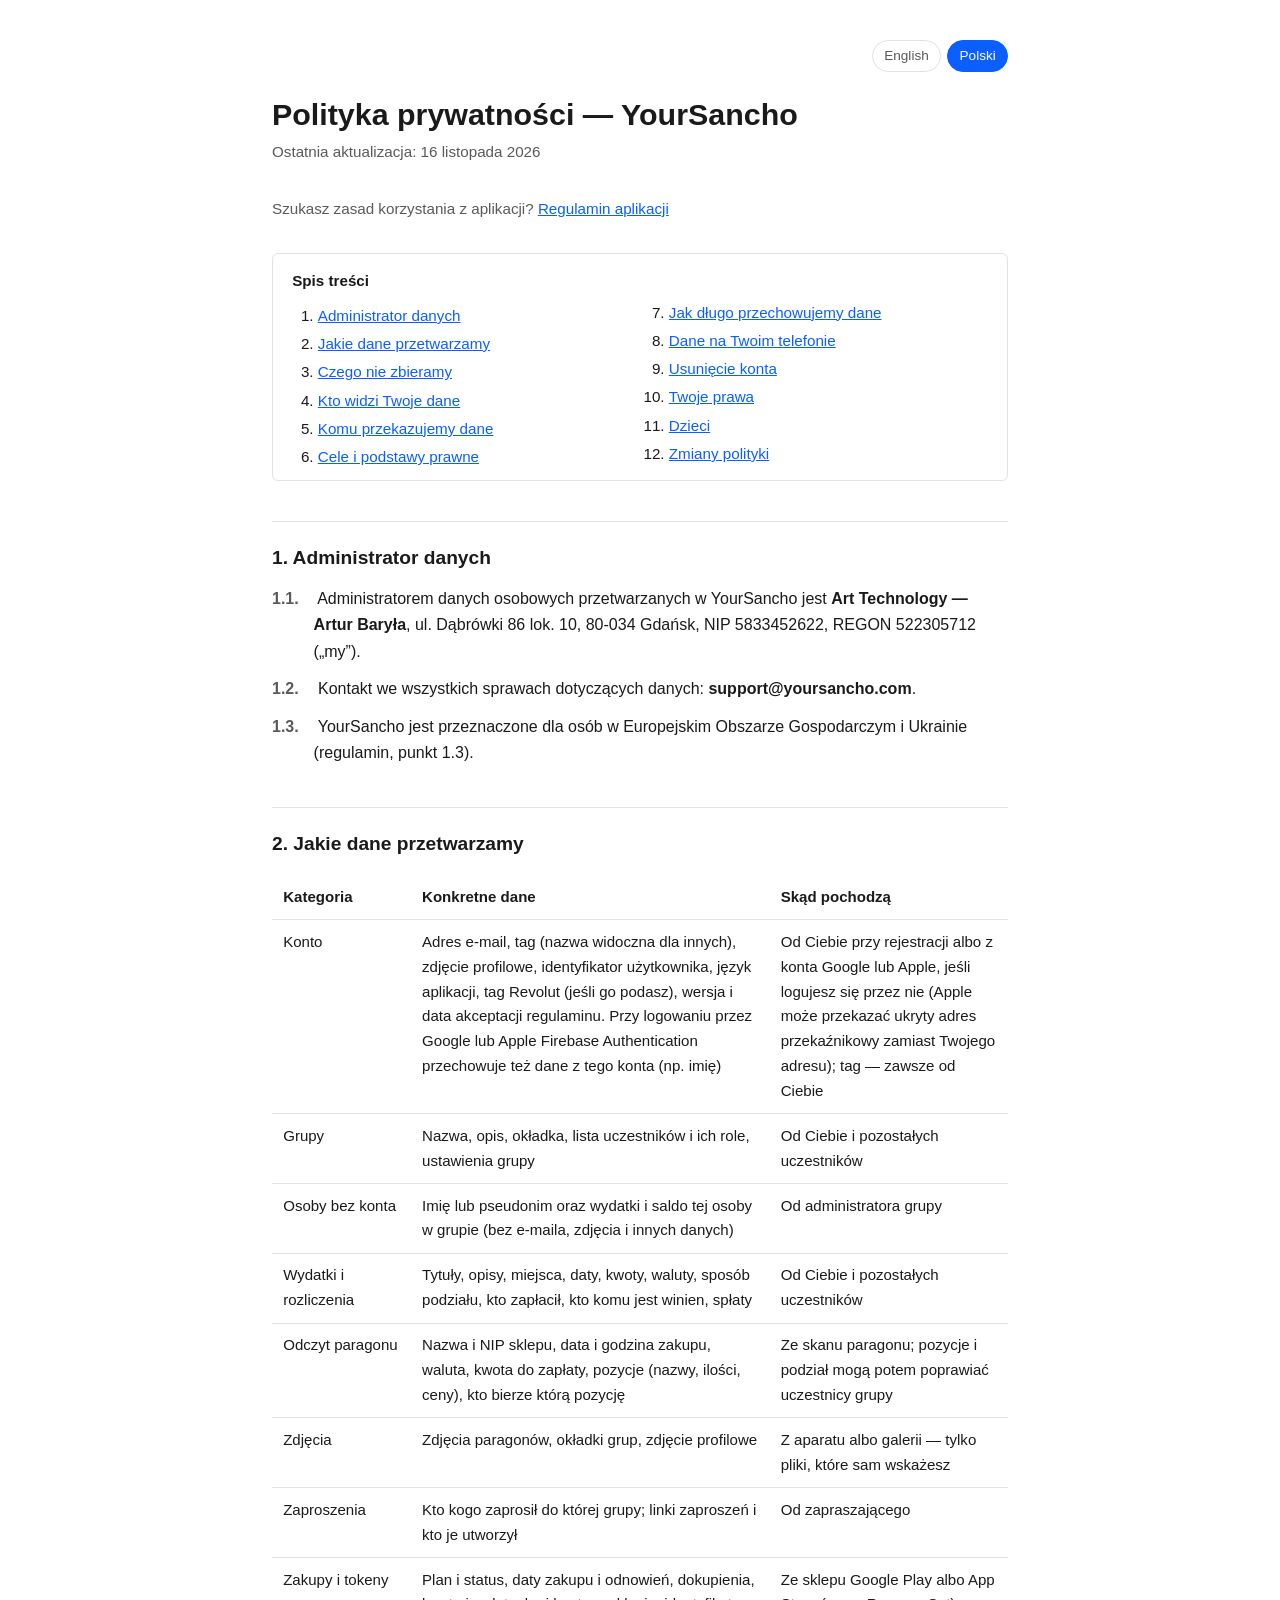
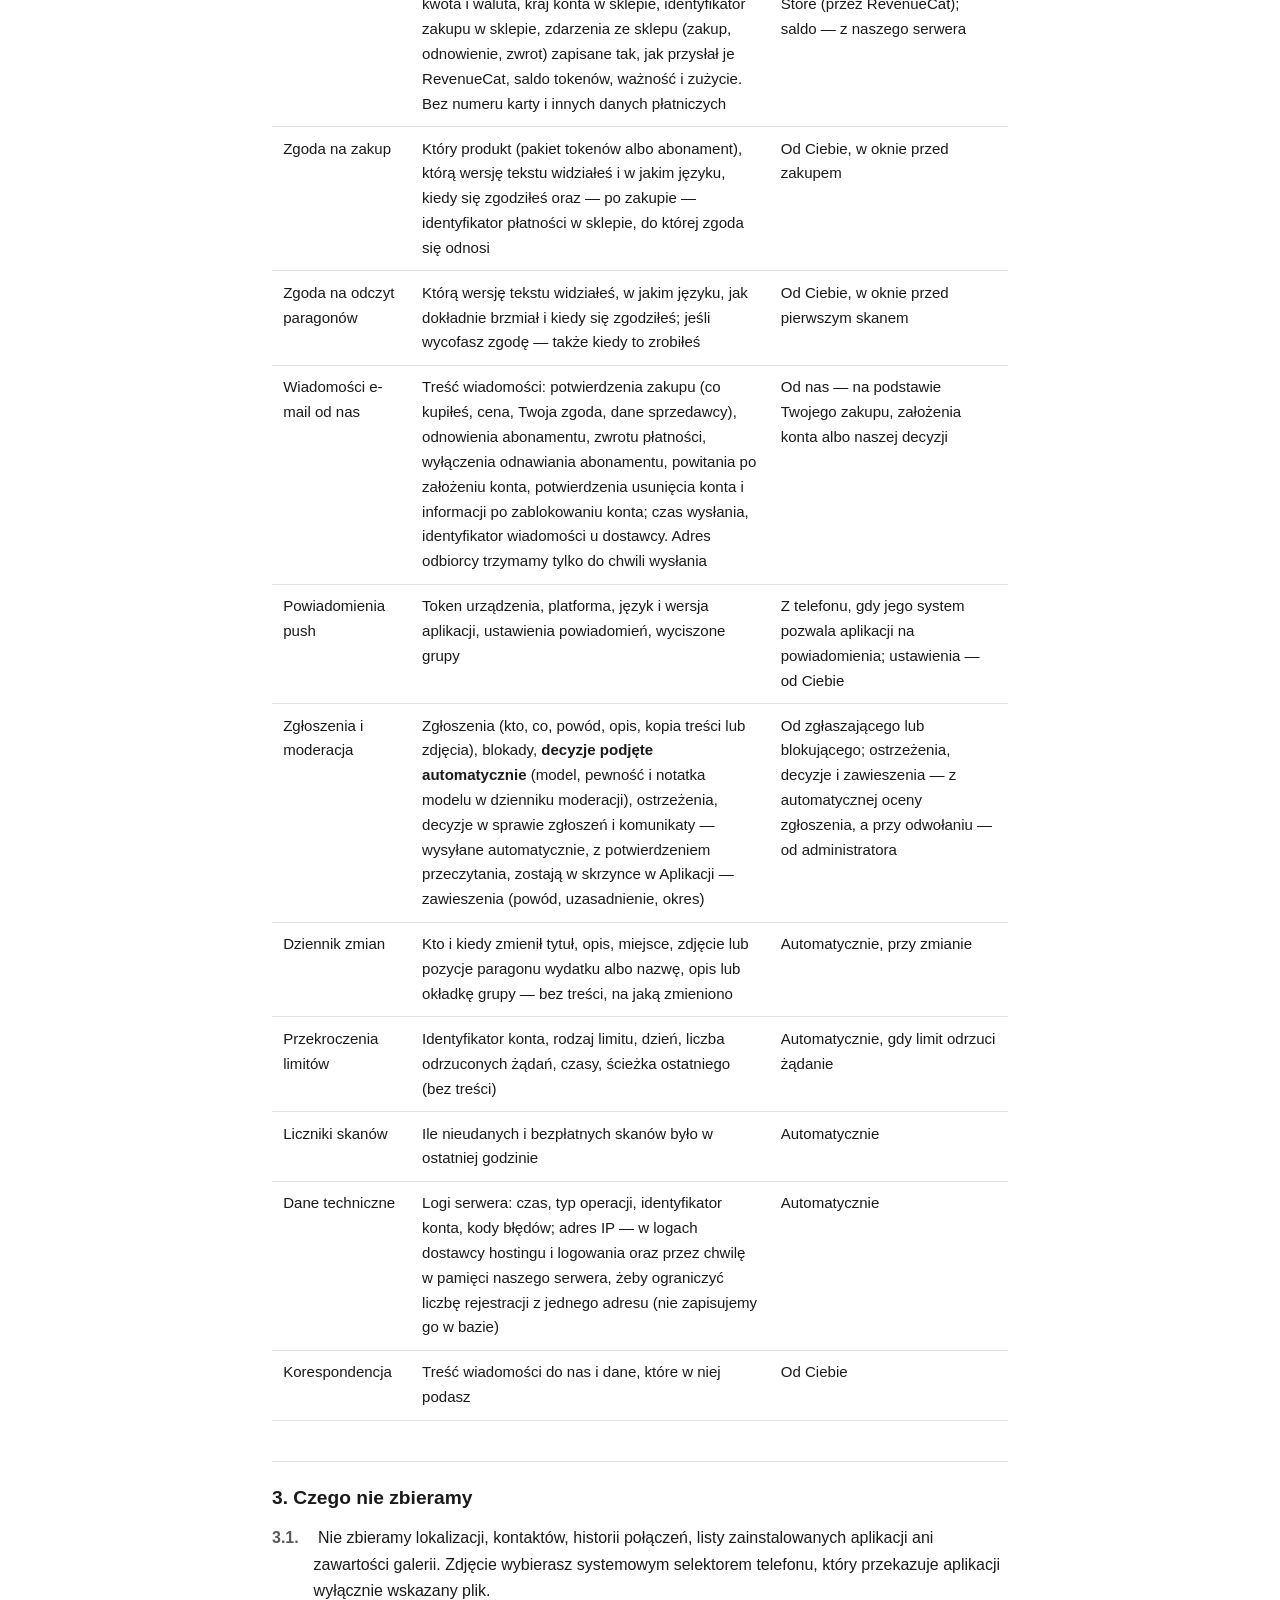
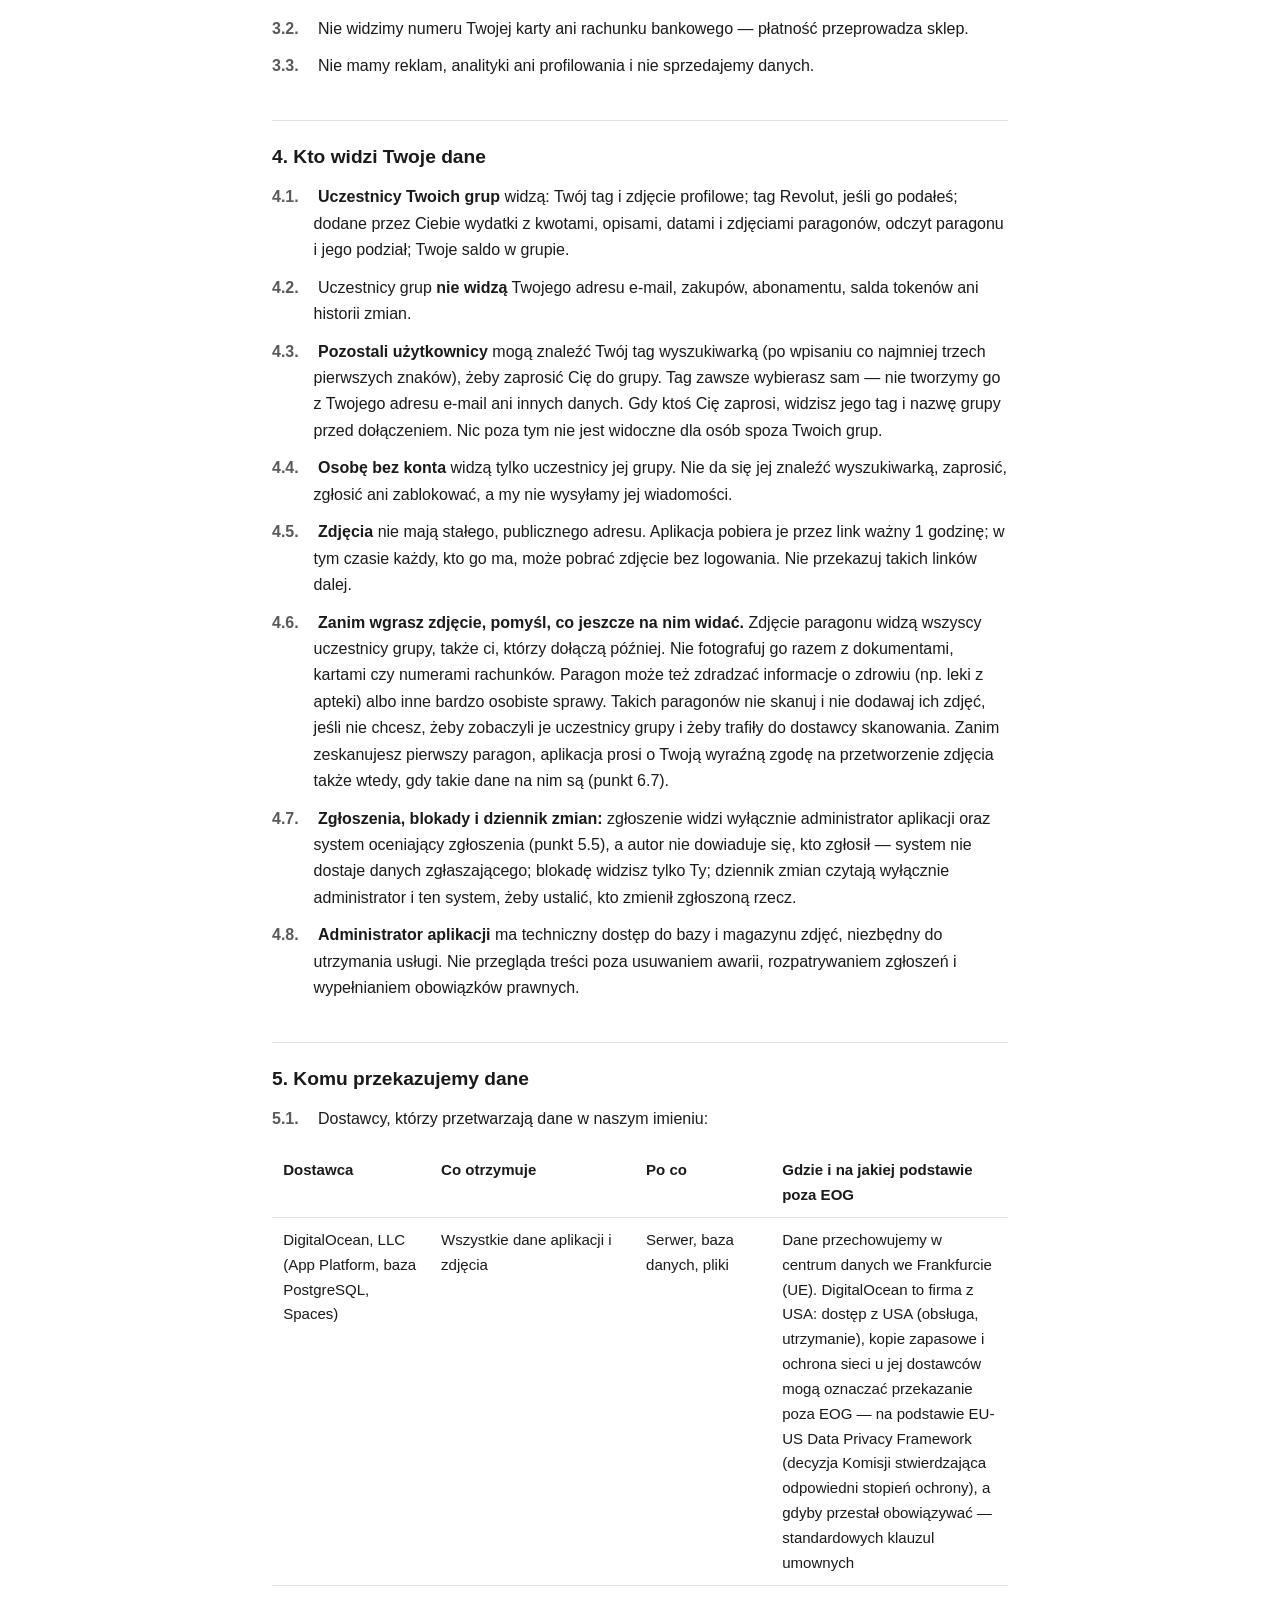
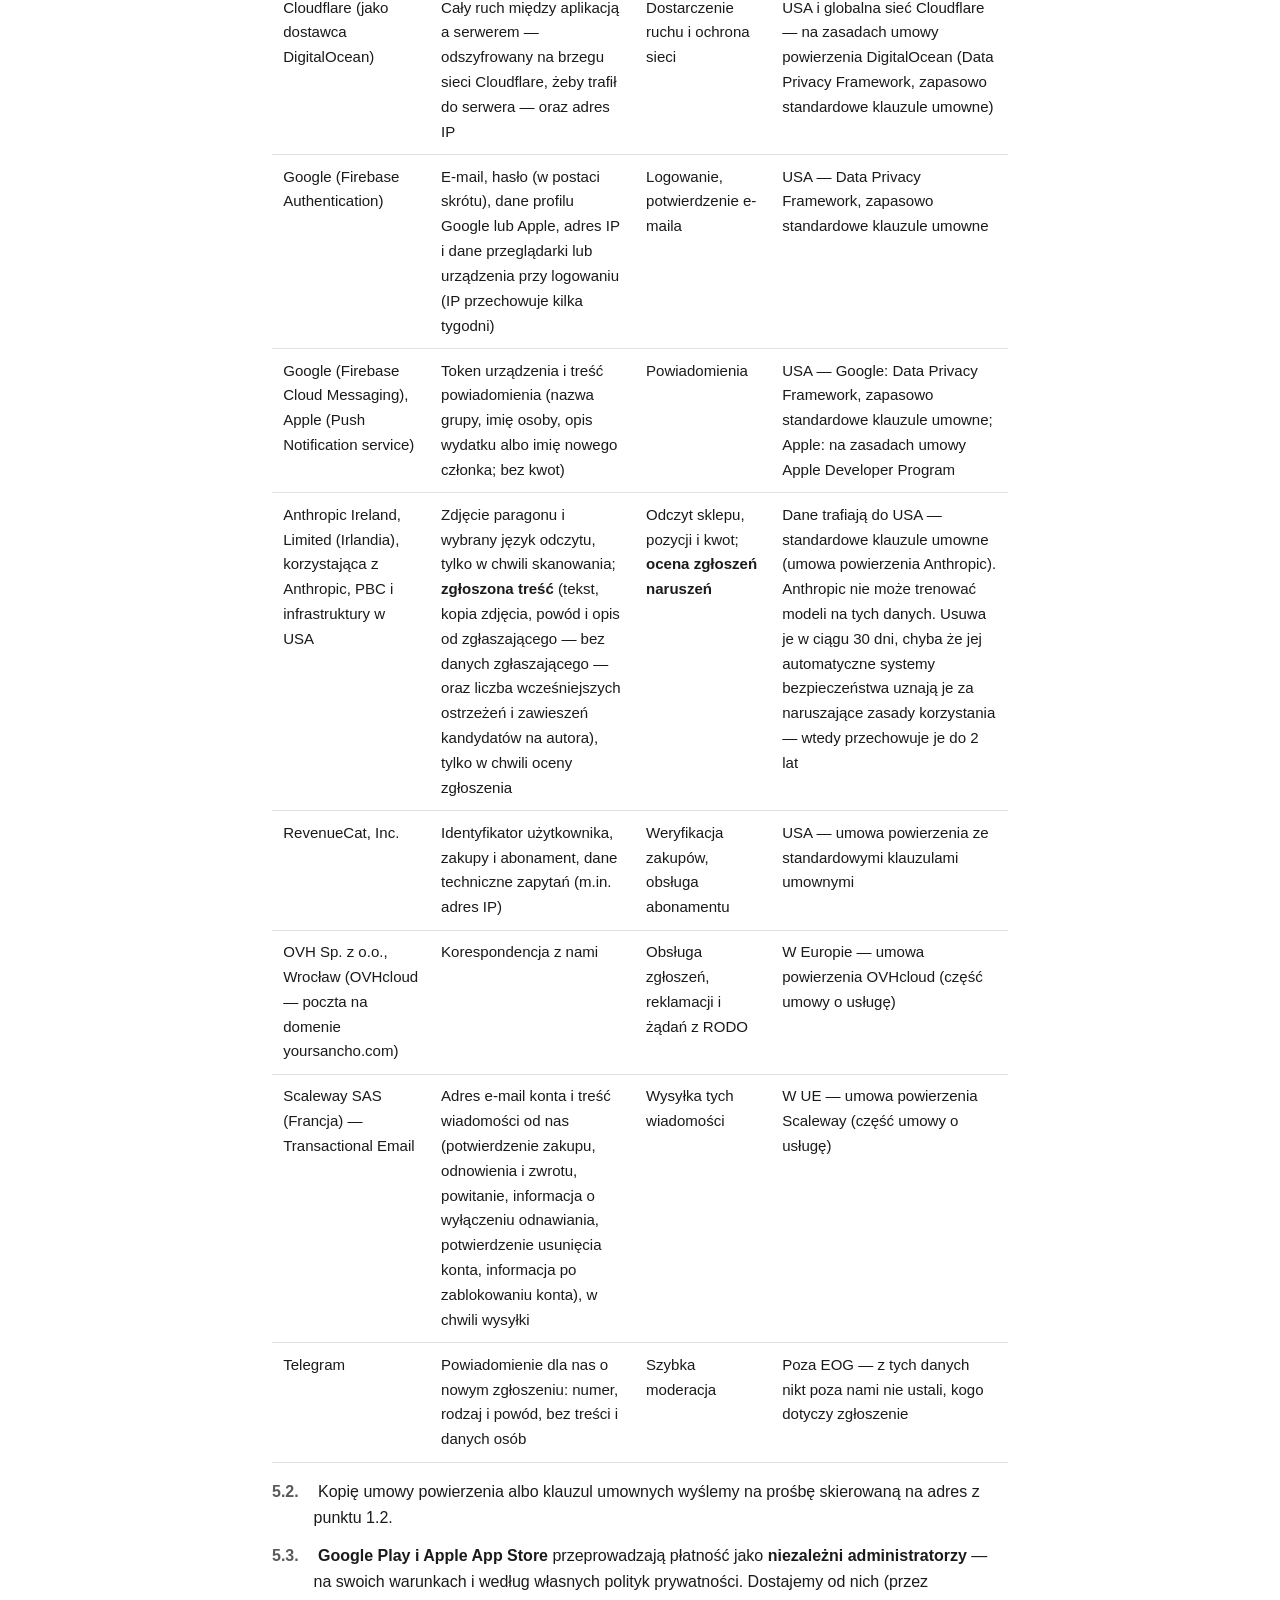
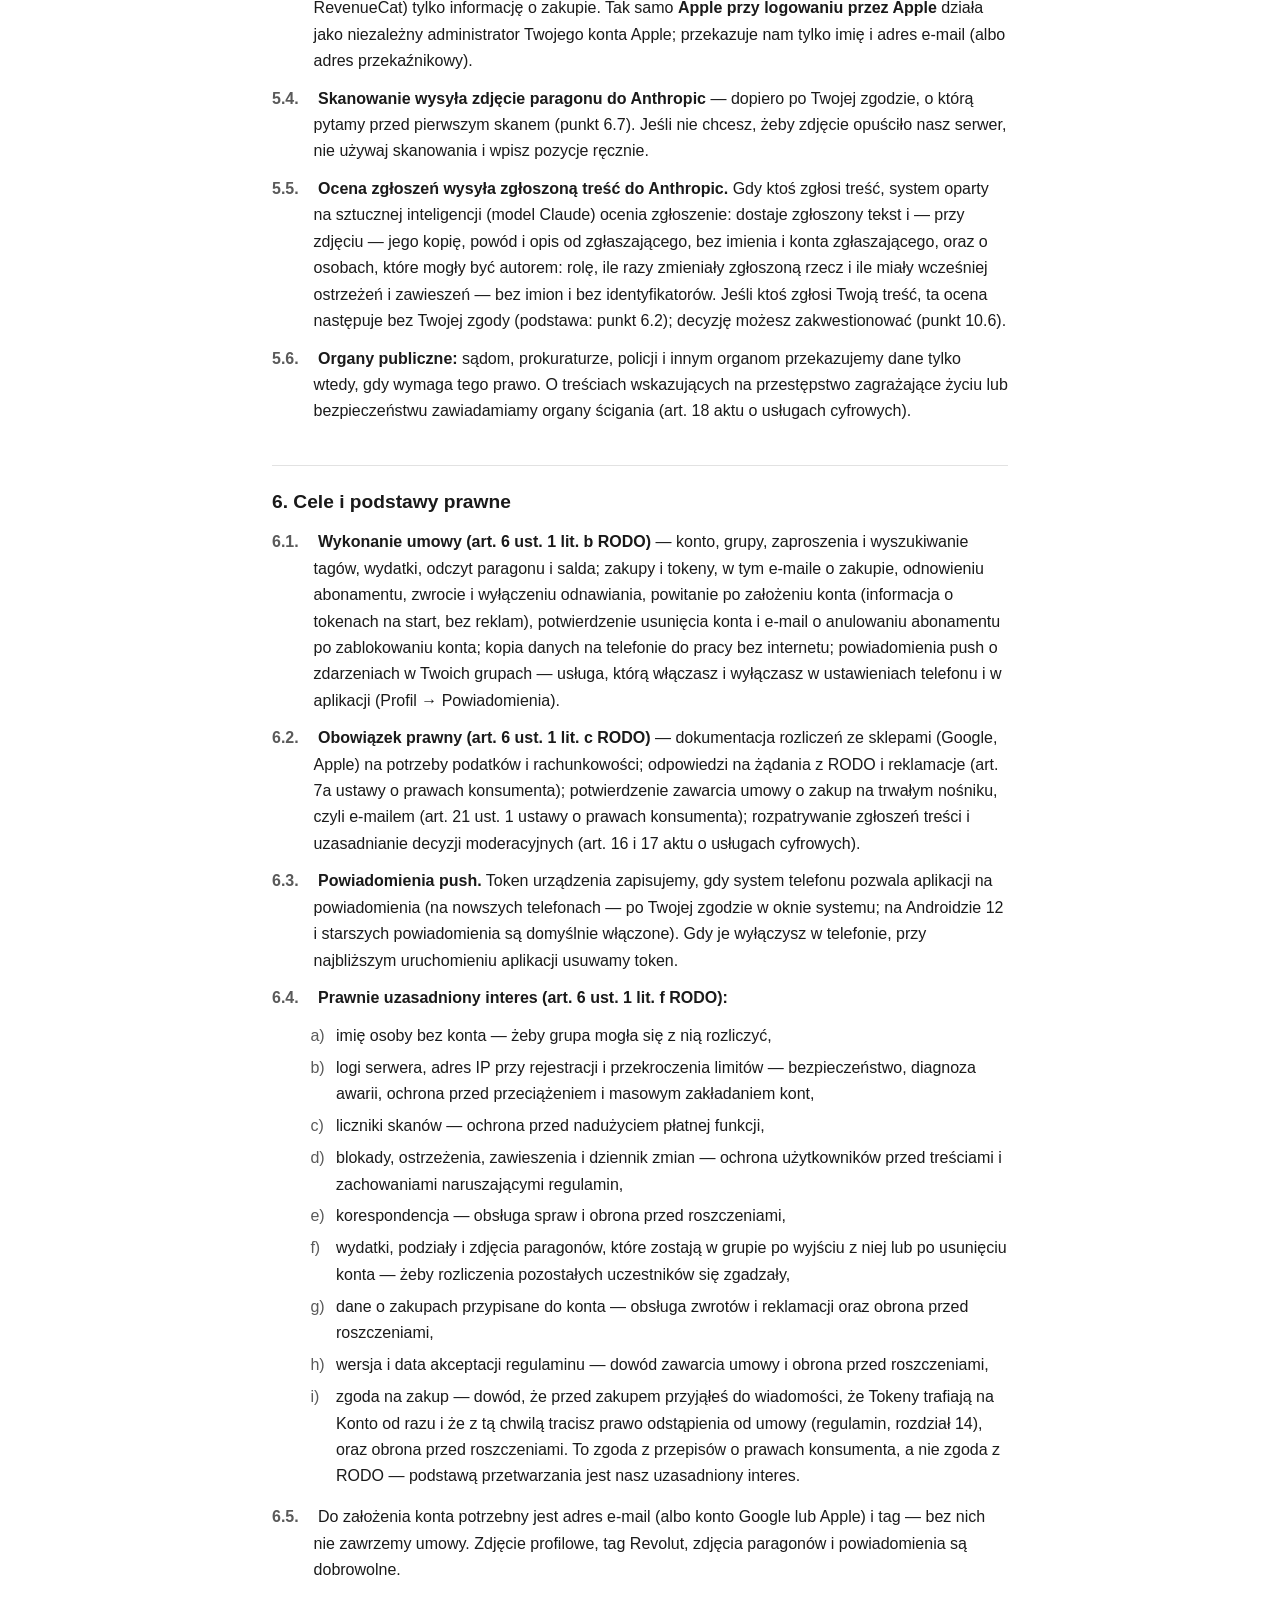
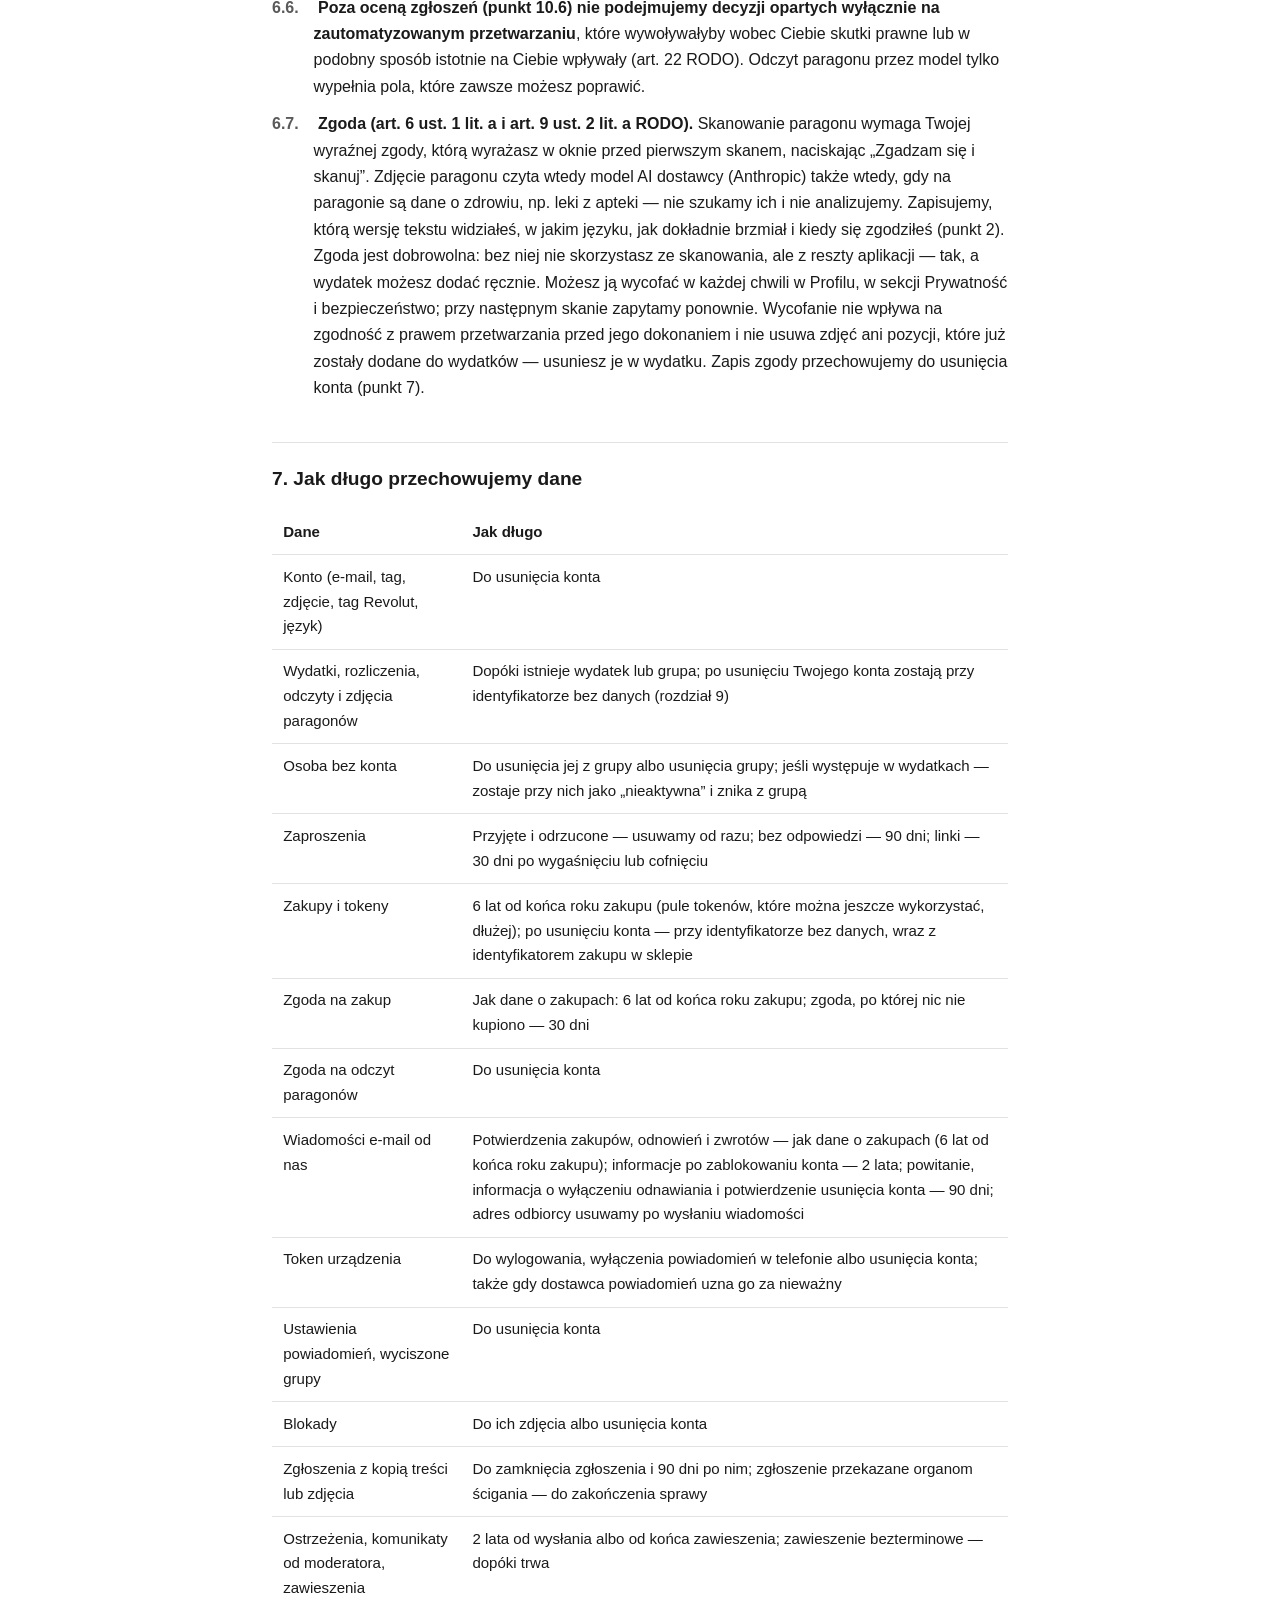
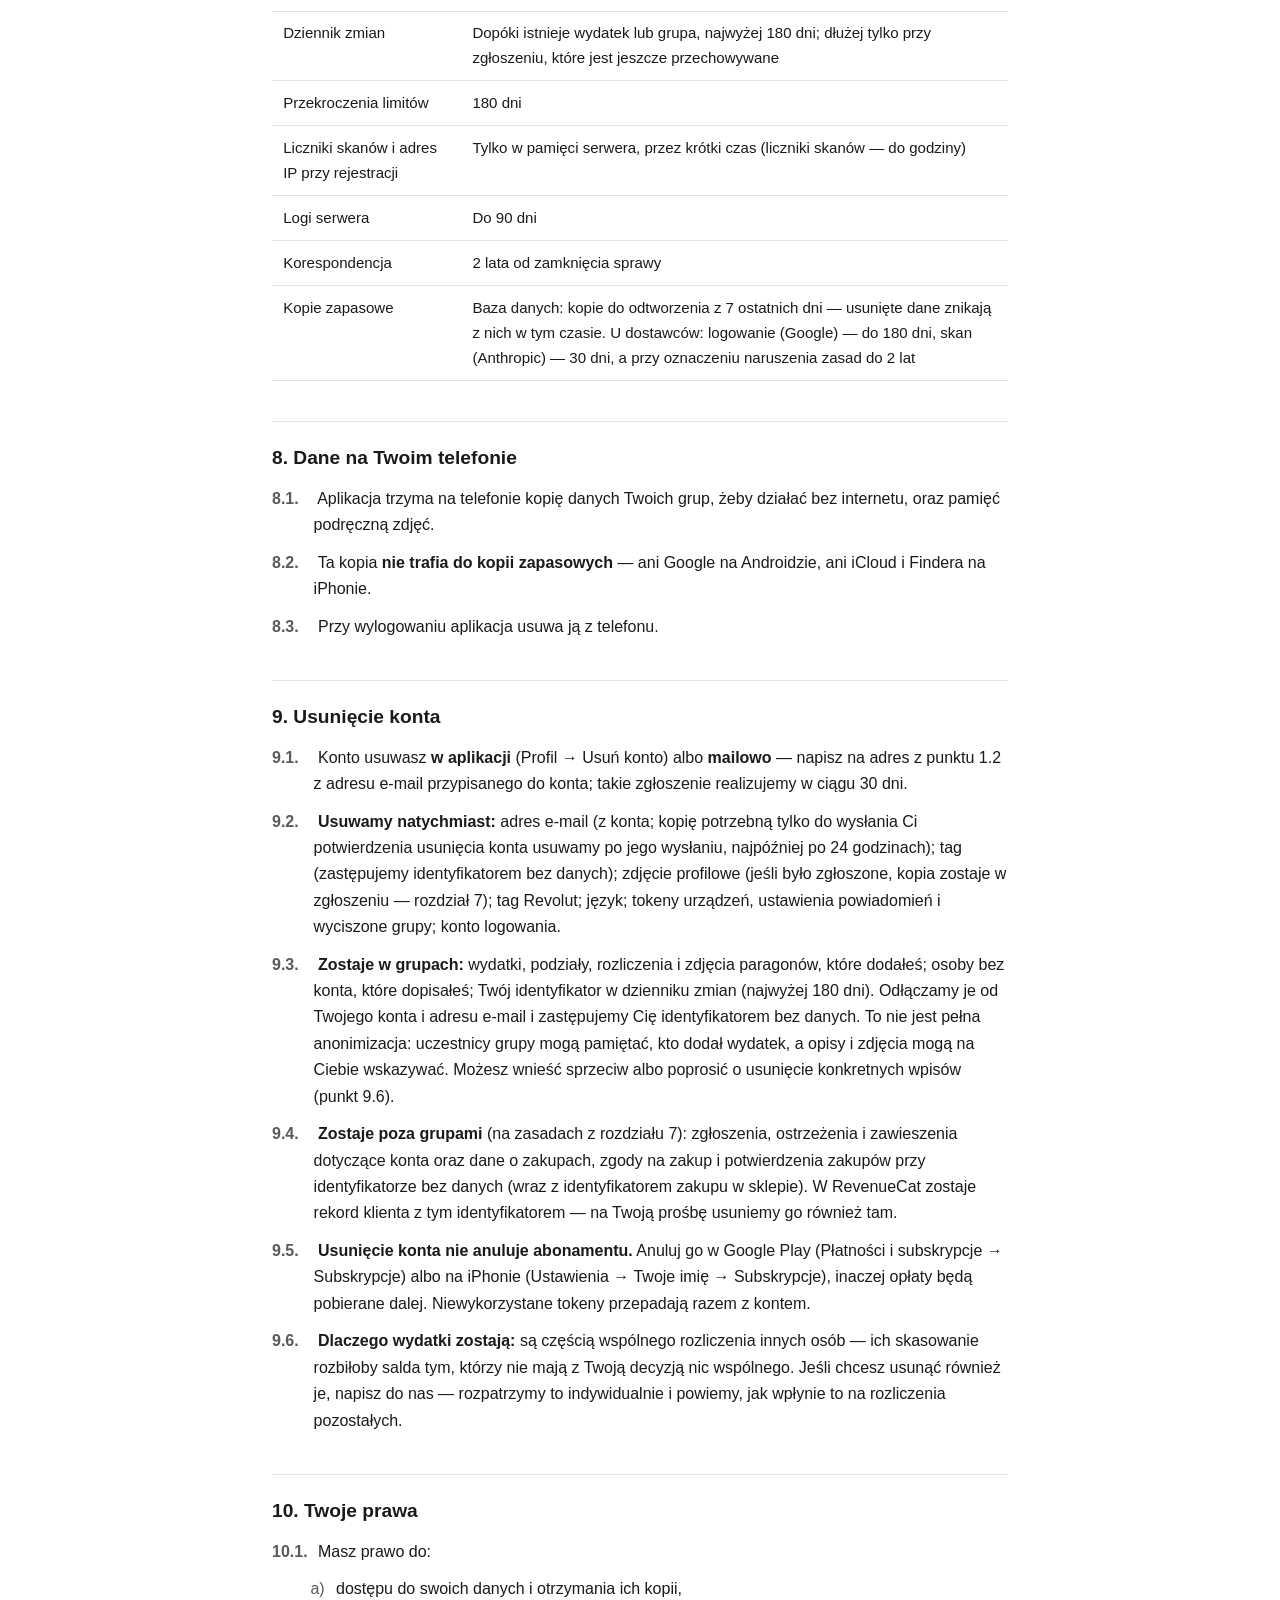
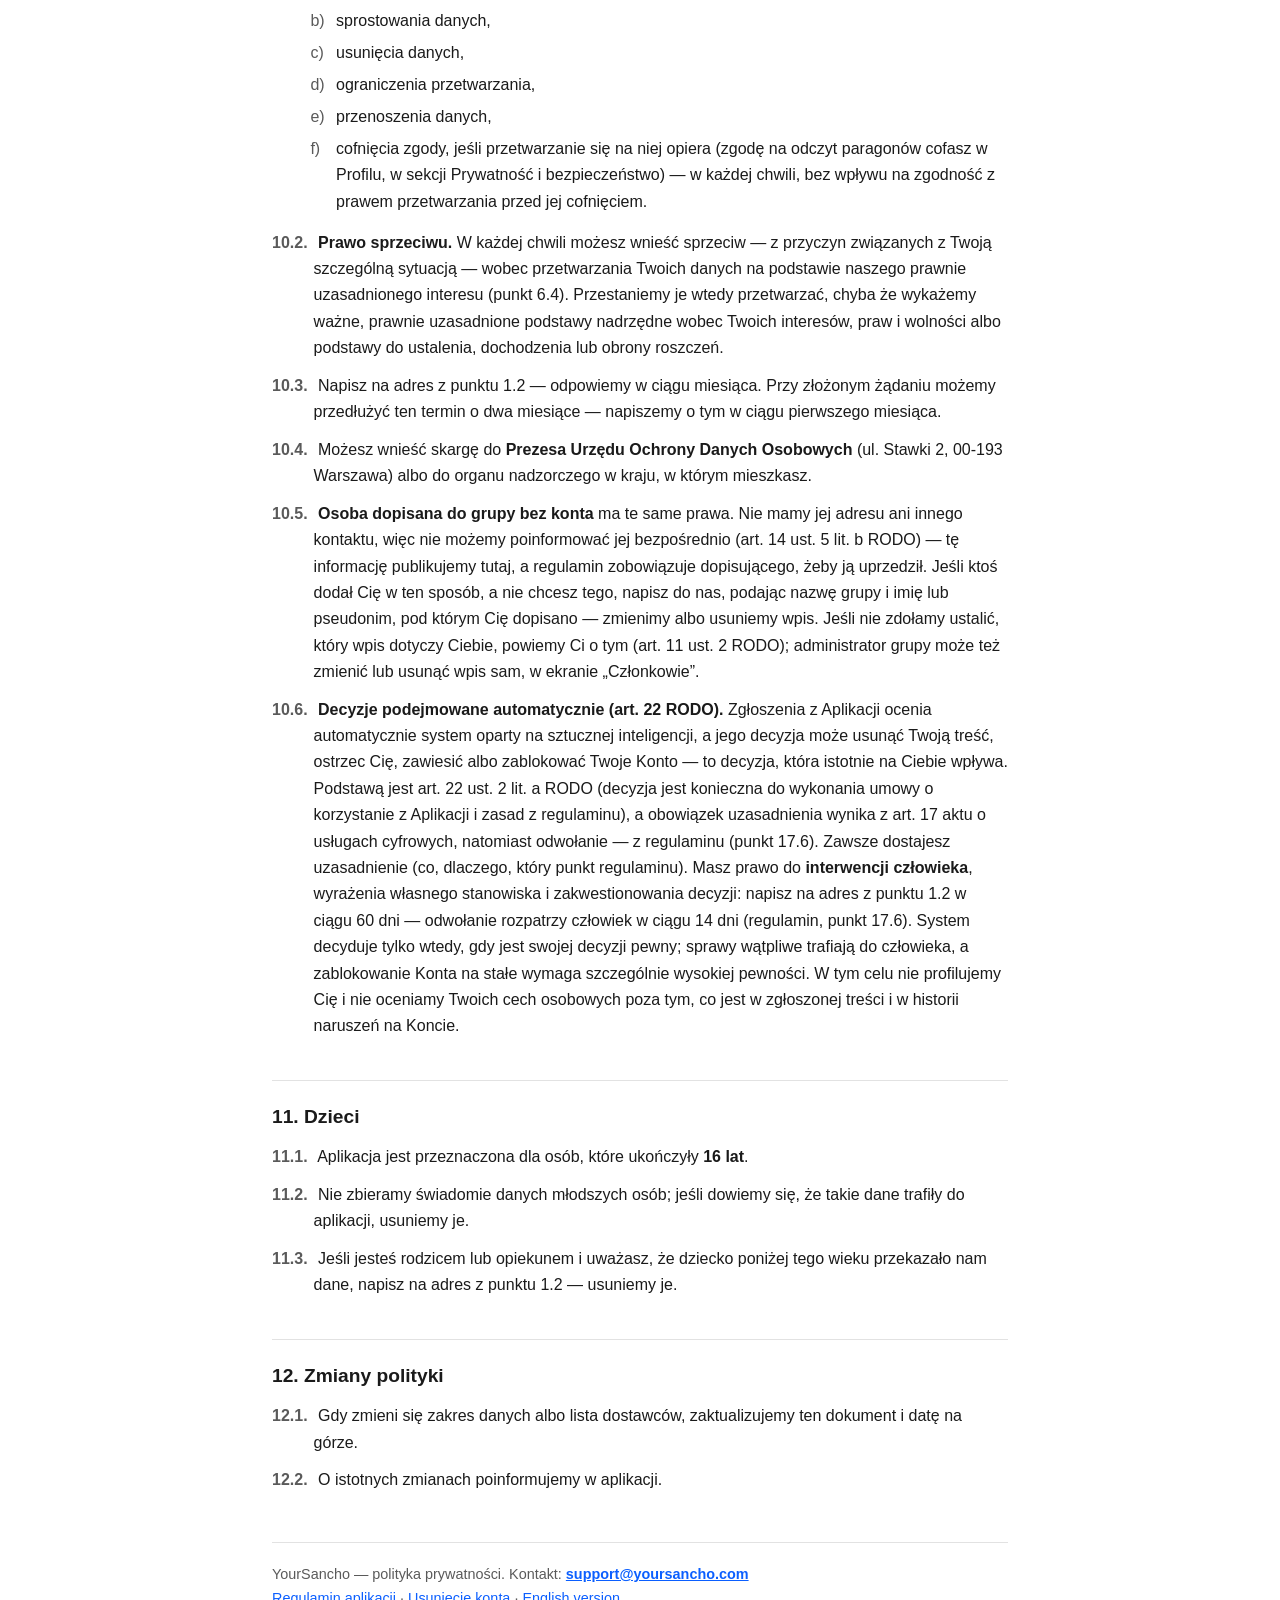
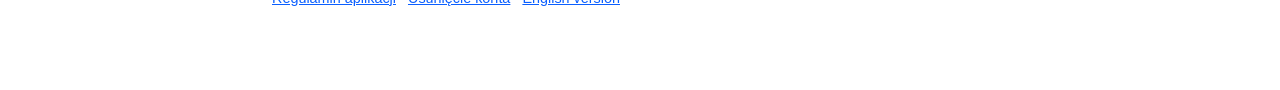
<file: index.html>
<!doctype html>
<html lang="pl">
<head>
<meta charset="utf-8">
<meta name="viewport" content="width=device-width, initial-scale=1">
<title>Polityka prywatności — YourSancho</title>
<meta name="description" content="Polityka prywatności aplikacji YourSancho: jakie dane przetwarzamy, po co, komu je przekazujemy i jak długo je przechowujemy.">
<link rel="canonical" href="https://arturbaryla.github.io/yoursancho-legal/">
<link rel="alternate" hreflang="en" href="https://arturbaryla.github.io/yoursancho-legal/privacy-en.html">
<link rel="alternate" hreflang="pl" href="https://arturbaryla.github.io/yoursancho-legal/">
<link rel="alternate" hreflang="x-default" href="https://arturbaryla.github.io/yoursancho-legal/privacy-en.html">
<link rel="stylesheet" href="style.css">
</head>
<body>
<main>

<nav class="langbar" aria-label="Wybór języka">
  <a href="privacy-en.html" hreflang="en">English</a>
  <a href="./" aria-current="page">Polski</a>
</nav>

<h1>Polityka prywatności — YourSancho</h1>
<p class="sub">Ostatnia aktualizacja: 16 listopada 2026</p>
<p class="docnav">Szukasz zasad korzystania z aplikacji? <a href="terms.html">Regulamin aplikacji</a></p>

<nav class="toc" aria-label="Spis treści">
<p class="toc-title">Spis treści</p>
<ol>
  <li><a href="#1-administrator-danych">Administrator danych</a></li>
  <li><a href="#2-jakie-dane-przetwarzamy">Jakie dane przetwarzamy</a></li>
  <li><a href="#3-czego-nie-zbieramy">Czego nie zbieramy</a></li>
  <li><a href="#4-kto-widzi-twoje-dane">Kto widzi Twoje dane</a></li>
  <li><a href="#5-komu-przekazujemy-dane">Komu przekazujemy dane</a></li>
  <li><a href="#6-cele-i-podstawy-prawne">Cele i podstawy prawne</a></li>
  <li><a href="#7-jak-długo-przechowujemy-dane">Jak długo przechowujemy dane</a></li>
  <li><a href="#8-dane-na-twoim-telefonie">Dane na Twoim telefonie</a></li>
  <li><a href="#9-usunięcie-konta">Usunięcie konta</a></li>
  <li><a href="#10-twoje-prawa">Twoje prawa</a></li>
  <li><a href="#11-dzieci">Dzieci</a></li>
  <li><a href="#12-zmiany-polityki">Zmiany polityki</a></li>
</ol>
</nav>

<h2 id="1-administrator-danych">1. Administrator danych</h2>

<p class="pt" id="p1-1"><span class="no">1.1.</span> Administratorem danych osobowych przetwarzanych w YourSancho jest <strong>Art Technology — Artur Baryła</strong>, ul. Dąbrówki 86 lok. 10, 80-034 Gdańsk, NIP 5833452622, REGON 522305712 („my”).</p>

<p class="pt" id="p1-2"><span class="no">1.2.</span> Kontakt we wszystkich sprawach dotyczących danych: <strong>support@yoursancho.com</strong>.</p>

<p class="pt" id="p1-3"><span class="no">1.3.</span> YourSancho jest przeznaczone dla osób w Europejskim Obszarze Gospodarczym i Ukrainie (regulamin, punkt 1.3).</p>

<h2 id="2-jakie-dane-przetwarzamy">2. Jakie dane przetwarzamy</h2>

<div class="table-wrap">
<table>
  <thead>
    <tr><th>Kategoria</th><th>Konkretne dane</th><th>Skąd pochodzą</th></tr>
  </thead>
  <tbody>
    <tr><td>Konto</td><td>Adres e-mail, tag (nazwa widoczna dla innych), zdjęcie profilowe, identyfikator użytkownika, język aplikacji, tag Revolut (jeśli go podasz), wersja i data akceptacji regulaminu. Przy logowaniu przez Google lub Apple Firebase Authentication przechowuje też dane z tego konta (np. imię)</td><td>Od Ciebie przy rejestracji albo z konta Google lub Apple, jeśli logujesz się przez nie (Apple może przekazać ukryty adres przekaźnikowy zamiast Twojego adresu); tag — zawsze od Ciebie</td></tr>
    <tr><td>Grupy</td><td>Nazwa, opis, okładka, lista uczestników i ich role, ustawienia grupy</td><td>Od Ciebie i pozostałych uczestników</td></tr>
    <tr><td>Osoby bez konta</td><td>Imię lub pseudonim oraz wydatki i saldo tej osoby w grupie (bez e-maila, zdjęcia i innych danych)</td><td>Od administratora grupy</td></tr>
    <tr><td>Wydatki i rozliczenia</td><td>Tytuły, opisy, miejsca, daty, kwoty, waluty, sposób podziału, kto zapłacił, kto komu jest winien, spłaty</td><td>Od Ciebie i pozostałych uczestników</td></tr>
    <tr><td>Odczyt paragonu</td><td>Nazwa i NIP sklepu, data i godzina zakupu, waluta, kwota do zapłaty, pozycje (nazwy, ilości, ceny), kto bierze którą pozycję</td><td>Ze skanu paragonu; pozycje i podział mogą potem poprawiać uczestnicy grupy</td></tr>
    <tr><td>Zdjęcia</td><td>Zdjęcia paragonów, okładki grup, zdjęcie profilowe</td><td>Z aparatu albo galerii — tylko pliki, które sam wskażesz</td></tr>
    <tr><td>Zaproszenia</td><td>Kto kogo zaprosił do której grupy; linki zaproszeń i kto je utworzył</td><td>Od zapraszającego</td></tr>
    <tr><td>Zakupy i tokeny</td><td>Plan i status, daty zakupu i odnowień, dokupienia, kwota i waluta, kraj konta w sklepie, identyfikator zakupu w sklepie, zdarzenia ze sklepu (zakup, odnowienie, zwrot) zapisane tak, jak przysłał je RevenueCat, saldo tokenów, ważność i zużycie. Bez numeru karty i innych danych płatniczych</td><td>Ze sklepu Google Play albo App Store (przez RevenueCat); saldo — z naszego serwera</td></tr>
    <tr><td>Zgoda na zakup</td><td>Który produkt (pakiet tokenów albo abonament), którą wersję tekstu widziałeś i w jakim języku, kiedy się zgodziłeś oraz — po zakupie — identyfikator płatności w sklepie, do której zgoda się odnosi</td><td>Od Ciebie, w oknie przed zakupem</td></tr>
    <tr><td>Zgoda na odczyt paragonów</td><td>Którą wersję tekstu widziałeś, w jakim języku, jak dokładnie brzmiał i kiedy się zgodziłeś; jeśli wycofasz zgodę — także kiedy to zrobiłeś</td><td>Od Ciebie, w oknie przed pierwszym skanem</td></tr>
    <tr><td>Wiadomości e-mail od nas</td><td>Treść wiadomości: potwierdzenia zakupu (co kupiłeś, cena, Twoja zgoda, dane sprzedawcy), odnowienia abonamentu, zwrotu płatności, wyłączenia odnawiania abonamentu, powitania po założeniu konta, potwierdzenia usunięcia konta i informacji po zablokowaniu konta; czas wysłania, identyfikator wiadomości u dostawcy. Adres odbiorcy trzymamy tylko do chwili wysłania</td><td>Od nas — na podstawie Twojego zakupu, założenia konta albo naszej decyzji</td></tr>
    <tr><td>Powiadomienia push</td><td>Token urządzenia, platforma, język i wersja aplikacji, ustawienia powiadomień, wyciszone grupy</td><td>Z telefonu, gdy jego system pozwala aplikacji na powiadomienia; ustawienia — od Ciebie</td></tr>
    <tr><td>Zgłoszenia i moderacja</td><td>Zgłoszenia (kto, co, powód, opis, kopia treści lub zdjęcia), blokady, <strong>decyzje podjęte automatycznie</strong> (model, pewność i notatka modelu w dzienniku moderacji), ostrzeżenia, decyzje w sprawie zgłoszeń i komunikaty — wysyłane automatycznie, z potwierdzeniem przeczytania, zostają w skrzynce w Aplikacji — zawieszenia (powód, uzasadnienie, okres)</td><td>Od zgłaszającego lub blokującego; ostrzeżenia, decyzje i zawieszenia — z automatycznej oceny zgłoszenia, a przy odwołaniu — od administratora</td></tr>
    <tr><td>Dziennik zmian</td><td>Kto i kiedy zmienił tytuł, opis, miejsce, zdjęcie lub pozycje paragonu wydatku albo nazwę, opis lub okładkę grupy — bez treści, na jaką zmieniono</td><td>Automatycznie, przy zmianie</td></tr>
    <tr><td>Przekroczenia limitów</td><td>Identyfikator konta, rodzaj limitu, dzień, liczba odrzuconych żądań, czasy, ścieżka ostatniego (bez treści)</td><td>Automatycznie, gdy limit odrzuci żądanie</td></tr>
    <tr><td>Liczniki skanów</td><td>Ile nieudanych i bezpłatnych skanów było w ostatniej godzinie</td><td>Automatycznie</td></tr>
    <tr><td>Dane techniczne</td><td>Logi serwera: czas, typ operacji, identyfikator konta, kody błędów; adres IP — w logach dostawcy hostingu i logowania oraz przez chwilę w pamięci naszego serwera, żeby ograniczyć liczbę rejestracji z jednego adresu (nie zapisujemy go w bazie)</td><td>Automatycznie</td></tr>
    <tr><td>Korespondencja</td><td>Treść wiadomości do nas i dane, które w niej podasz</td><td>Od Ciebie</td></tr>
  </tbody>
</table>
</div>

<h2 id="3-czego-nie-zbieramy">3. Czego nie zbieramy</h2>

<p class="pt" id="p3-1"><span class="no">3.1.</span> Nie zbieramy lokalizacji, kontaktów, historii połączeń, listy zainstalowanych aplikacji ani zawartości galerii. Zdjęcie wybierasz systemowym selektorem telefonu, który przekazuje aplikacji wyłącznie wskazany plik.</p>

<p class="pt" id="p3-2"><span class="no">3.2.</span> Nie widzimy numeru Twojej karty ani rachunku bankowego — płatność przeprowadza sklep.</p>

<p class="pt" id="p3-3"><span class="no">3.3.</span> Nie mamy reklam, analityki ani profilowania i nie sprzedajemy danych.</p>

<h2 id="4-kto-widzi-twoje-dane">4. Kto widzi Twoje dane</h2>

<p class="pt" id="p4-1"><span class="no">4.1.</span> <strong>Uczestnicy Twoich grup</strong> widzą: Twój tag i zdjęcie profilowe; tag Revolut, jeśli go podałeś; dodane przez Ciebie wydatki z kwotami, opisami, datami i zdjęciami paragonów, odczyt paragonu i jego podział; Twoje saldo w grupie.</p>

<p class="pt" id="p4-2"><span class="no">4.2.</span> Uczestnicy grup <strong>nie widzą</strong> Twojego adresu e-mail, zakupów, abonamentu, salda tokenów ani historii zmian.</p>

<p class="pt" id="p4-3"><span class="no">4.3.</span> <strong>Pozostali użytkownicy</strong> mogą znaleźć Twój tag wyszukiwarką (po wpisaniu co najmniej trzech pierwszych znaków), żeby zaprosić Cię do grupy. Tag zawsze wybierasz sam — nie tworzymy go z Twojego adresu e-mail ani innych danych. Gdy ktoś Cię zaprosi, widzisz jego tag i nazwę grupy przed dołączeniem. Nic poza tym nie jest widoczne dla osób spoza Twoich grup.</p>

<p class="pt" id="p4-4"><span class="no">4.4.</span> <strong>Osobę bez konta</strong> widzą tylko uczestnicy jej grupy. Nie da się jej znaleźć wyszukiwarką, zaprosić, zgłosić ani zablokować, a my nie wysyłamy jej wiadomości.</p>

<p class="pt" id="p4-5"><span class="no">4.5.</span> <strong>Zdjęcia</strong> nie mają stałego, publicznego adresu. Aplikacja pobiera je przez link ważny 1 godzinę; w tym czasie każdy, kto go ma, może pobrać zdjęcie bez logowania. Nie przekazuj takich linków dalej.</p>

<p class="pt" id="p4-6"><span class="no">4.6.</span> <strong>Zanim wgrasz zdjęcie, pomyśl, co jeszcze na nim widać.</strong> Zdjęcie paragonu widzą wszyscy uczestnicy grupy, także ci, którzy dołączą później. Nie fotografuj go razem z dokumentami, kartami czy numerami rachunków. Paragon może też zdradzać informacje o zdrowiu (np. leki z apteki) albo inne bardzo osobiste sprawy. Takich paragonów nie skanuj i nie dodawaj ich zdjęć, jeśli nie chcesz, żeby zobaczyli je uczestnicy grupy i żeby trafiły do dostawcy skanowania. Zanim zeskanujesz pierwszy paragon, aplikacja prosi o Twoją wyraźną zgodę na przetworzenie zdjęcia także wtedy, gdy takie dane na nim są (punkt 6.7).</p>

<p class="pt" id="p4-7"><span class="no">4.7.</span> <strong>Zgłoszenia, blokady i dziennik zmian:</strong> zgłoszenie widzi wyłącznie administrator aplikacji oraz system oceniający zgłoszenia (punkt 5.5), a autor nie dowiaduje się, kto zgłosił — system nie dostaje danych zgłaszającego; blokadę widzisz tylko Ty; dziennik zmian czytają wyłącznie administrator i ten system, żeby ustalić, kto zmienił zgłoszoną rzecz.</p>

<p class="pt" id="p4-8"><span class="no">4.8.</span> <strong>Administrator aplikacji</strong> ma techniczny dostęp do bazy i magazynu zdjęć, niezbędny do utrzymania usługi. Nie przegląda treści poza usuwaniem awarii, rozpatrywaniem zgłoszeń i wypełnianiem obowiązków prawnych.</p>

<h2 id="5-komu-przekazujemy-dane">5. Komu przekazujemy dane</h2>

<p class="pt" id="p5-1"><span class="no">5.1.</span> Dostawcy, którzy przetwarzają dane w naszym imieniu:</p>

<div class="table-wrap">
<table>
  <thead>
    <tr><th>Dostawca</th><th>Co otrzymuje</th><th>Po co</th><th>Gdzie i na jakiej podstawie poza EOG</th></tr>
  </thead>
  <tbody>
    <tr><td>DigitalOcean, LLC (App Platform, baza PostgreSQL, Spaces)</td><td>Wszystkie dane aplikacji i zdjęcia</td><td>Serwer, baza danych, pliki</td><td>Dane przechowujemy w centrum danych we Frankfurcie (UE). DigitalOcean to firma z USA: dostęp z USA (obsługa, utrzymanie), kopie zapasowe i ochrona sieci u jej dostawców mogą oznaczać przekazanie poza EOG — na podstawie EU-US Data Privacy Framework (decyzja Komisji stwierdzająca odpowiedni stopień ochrony), a gdyby przestał obowiązywać — standardowych klauzul umownych</td></tr>
    <tr><td>Cloudflare (jako dostawca DigitalOcean)</td><td>Cały ruch między aplikacją a serwerem — odszyfrowany na brzegu sieci Cloudflare, żeby trafił do serwera — oraz adres IP</td><td>Dostarczenie ruchu i ochrona sieci</td><td>USA i globalna sieć Cloudflare — na zasadach umowy powierzenia DigitalOcean (Data Privacy Framework, zapasowo standardowe klauzule umowne)</td></tr>
    <tr><td>Google (Firebase Authentication)</td><td>E-mail, hasło (w postaci skrótu), dane profilu Google lub Apple, adres IP i dane przeglądarki lub urządzenia przy logowaniu (IP przechowuje kilka tygodni)</td><td>Logowanie, potwierdzenie e-maila</td><td>USA — Data Privacy Framework, zapasowo standardowe klauzule umowne</td></tr>
    <tr><td>Google (Firebase Cloud Messaging), Apple (Push Notification service)</td><td>Token urządzenia i treść powiadomienia (nazwa grupy, imię osoby, opis wydatku albo imię nowego członka; bez kwot)</td><td>Powiadomienia</td><td>USA — Google: Data Privacy Framework, zapasowo standardowe klauzule umowne; Apple: na zasadach umowy Apple Developer Program</td></tr>
    <tr><td>Anthropic Ireland, Limited (Irlandia), korzystająca z Anthropic, PBC i infrastruktury w USA</td><td>Zdjęcie paragonu i wybrany język odczytu, tylko w chwili skanowania; <strong>zgłoszona treść</strong> (tekst, kopia zdjęcia, powód i opis od zgłaszającego — bez danych zgłaszającego — oraz liczba wcześniejszych ostrzeżeń i zawieszeń kandydatów na autora), tylko w chwili oceny zgłoszenia</td><td>Odczyt sklepu, pozycji i kwot; <strong>ocena zgłoszeń naruszeń</strong></td><td>Dane trafiają do USA — standardowe klauzule umowne (umowa powierzenia Anthropic). Anthropic nie może trenować modeli na tych danych. Usuwa je w ciągu 30 dni, chyba że jej automatyczne systemy bezpieczeństwa uznają je za naruszające zasady korzystania — wtedy przechowuje je do 2 lat</td></tr>
    <tr><td>RevenueCat, Inc.</td><td>Identyfikator użytkownika, zakupy i abonament, dane techniczne zapytań (m.in. adres IP)</td><td>Weryfikacja zakupów, obsługa abonamentu</td><td>USA — umowa powierzenia ze standardowymi klauzulami umownymi</td></tr>
    <tr><td>OVH Sp. z o.o., Wrocław (OVHcloud — poczta na domenie yoursancho.com)</td><td>Korespondencja z nami</td><td>Obsługa zgłoszeń, reklamacji i żądań z RODO</td><td>W Europie — umowa powierzenia OVHcloud (część umowy o usługę)</td></tr>
    <tr><td>Scaleway SAS (Francja) — Transactional Email</td><td>Adres e-mail konta i treść wiadomości od nas (potwierdzenie zakupu, odnowienia i zwrotu, powitanie, informacja o wyłączeniu odnawiania, potwierdzenie usunięcia konta, informacja po zablokowaniu konta), w chwili wysyłki</td><td>Wysyłka tych wiadomości</td><td>W UE — umowa powierzenia Scaleway (część umowy o usługę)</td></tr>
    <tr><td>Telegram</td><td>Powiadomienie dla nas o nowym zgłoszeniu: numer, rodzaj i powód, bez treści i danych osób</td><td>Szybka moderacja</td><td>Poza EOG — z tych danych nikt poza nami nie ustali, kogo dotyczy zgłoszenie</td></tr>
  </tbody>
</table>
</div>

<p class="pt" id="p5-2"><span class="no">5.2.</span> Kopię umowy powierzenia albo klauzul umownych wyślemy na prośbę skierowaną na adres z punktu 1.2.</p>

<p class="pt" id="p5-3"><span class="no">5.3.</span> <strong>Google Play i Apple App Store</strong> przeprowadzają płatność jako <strong>niezależni administratorzy</strong> — na swoich warunkach i według własnych polityk prywatności. Dostajemy od nich (przez RevenueCat) tylko informację o zakupie. Tak samo <strong>Apple przy logowaniu przez Apple</strong> działa jako niezależny administrator Twojego konta Apple; przekazuje nam tylko imię i adres e-mail (albo adres przekaźnikowy).</p>

<p class="pt" id="p5-4"><span class="no">5.4.</span> <strong>Skanowanie wysyła zdjęcie paragonu do Anthropic</strong> — dopiero po Twojej zgodzie, o którą pytamy przed pierwszym skanem (punkt 6.7). Jeśli nie chcesz, żeby zdjęcie opuściło nasz serwer, nie używaj skanowania i wpisz pozycje ręcznie.</p>

<p class="pt" id="p5-5"><span class="no">5.5.</span> <strong>Ocena zgłoszeń wysyła zgłoszoną treść do Anthropic.</strong> Gdy ktoś zgłosi treść, system oparty na sztucznej inteligencji (model Claude) ocenia zgłoszenie: dostaje zgłoszony tekst i — przy zdjęciu — jego kopię, powód i opis od zgłaszającego, bez imienia i konta zgłaszającego, oraz o osobach, które mogły być autorem: rolę, ile razy zmieniały zgłoszoną rzecz i ile miały wcześniej ostrzeżeń i zawieszeń — bez imion i bez identyfikatorów. Jeśli ktoś zgłosi Twoją treść, ta ocena następuje bez Twojej zgody (podstawa: punkt 6.2); decyzję możesz zakwestionować (punkt 10.6).</p>

<p class="pt" id="p5-6"><span class="no">5.6.</span> <strong>Organy publiczne:</strong> sądom, prokuraturze, policji i innym organom przekazujemy dane tylko wtedy, gdy wymaga tego prawo. O treściach wskazujących na przestępstwo zagrażające życiu lub bezpieczeństwu zawiadamiamy organy ścigania (art. 18 aktu o usługach cyfrowych).</p>

<h2 id="6-cele-i-podstawy-prawne">6. Cele i podstawy prawne</h2>

<p class="pt" id="p6-1"><span class="no">6.1.</span> <strong>Wykonanie umowy (art. 6 ust. 1 lit. b RODO)</strong> — konto, grupy, zaproszenia i wyszukiwanie tagów, wydatki, odczyt paragonu i salda; zakupy i tokeny, w tym e-maile o zakupie, odnowieniu abonamentu, zwrocie i wyłączeniu odnawiania, powitanie po założeniu konta (informacja o tokenach na start, bez reklam), potwierdzenie usunięcia konta i e-mail o anulowaniu abonamentu po zablokowaniu konta; kopia danych na telefonie do pracy bez internetu; powiadomienia push o zdarzeniach w Twoich grupach — usługa, którą włączasz i wyłączasz w ustawieniach telefonu i w aplikacji (Profil → Powiadomienia).</p>

<p class="pt" id="p6-2"><span class="no">6.2.</span> <strong>Obowiązek prawny (art. 6 ust. 1 lit. c RODO)</strong> — dokumentacja rozliczeń ze sklepami (Google, Apple) na potrzeby podatków i rachunkowości; odpowiedzi na żądania z RODO i reklamacje (art. 7a ustawy o prawach konsumenta); potwierdzenie zawarcia umowy o zakup na trwałym nośniku, czyli e-mailem (art. 21 ust. 1 ustawy o prawach konsumenta); rozpatrywanie zgłoszeń treści i uzasadnianie decyzji moderacyjnych (art. 16 i 17 aktu o usługach cyfrowych).</p>

<p class="pt" id="p6-3"><span class="no">6.3.</span> <strong>Powiadomienia push.</strong> Token urządzenia zapisujemy, gdy system telefonu pozwala aplikacji na powiadomienia (na nowszych telefonach — po Twojej zgodzie w oknie systemu; na Androidzie 12 i starszych powiadomienia są domyślnie włączone). Gdy je wyłączysz w telefonie, przy najbliższym uruchomieniu aplikacji usuwamy token.</p>

<p class="pt" id="p6-4"><span class="no">6.4.</span> <strong>Prawnie uzasadniony interes (art. 6 ust. 1 lit. f RODO):</strong></p>

<ol class="alpha">
  <li>imię osoby bez konta — żeby grupa mogła się z nią rozliczyć,</li>
  <li>logi serwera, adres IP przy rejestracji i przekroczenia limitów — bezpieczeństwo, diagnoza awarii, ochrona przed przeciążeniem i masowym zakładaniem kont,</li>
  <li>liczniki skanów — ochrona przed nadużyciem płatnej funkcji,</li>
  <li>blokady, ostrzeżenia, zawieszenia i dziennik zmian — ochrona użytkowników przed treściami i zachowaniami naruszającymi regulamin,</li>
  <li>korespondencja — obsługa spraw i obrona przed roszczeniami,</li>
  <li>wydatki, podziały i zdjęcia paragonów, które zostają w grupie po wyjściu z niej lub po usunięciu konta — żeby rozliczenia pozostałych uczestników się zgadzały,</li>
  <li>dane o zakupach przypisane do konta — obsługa zwrotów i reklamacji oraz obrona przed roszczeniami,</li>
  <li>wersja i data akceptacji regulaminu — dowód zawarcia umowy i obrona przed roszczeniami,</li>
  <li>zgoda na zakup — dowód, że przed zakupem przyjąłeś do wiadomości, że Tokeny trafiają na Konto od razu i że z tą chwilą tracisz prawo odstąpienia od umowy (regulamin, rozdział 14), oraz obrona przed roszczeniami. To zgoda z przepisów o prawach konsumenta, a nie zgoda z RODO — podstawą przetwarzania jest nasz uzasadniony interes.</li>
</ol>

<p class="pt" id="p6-5"><span class="no">6.5.</span> Do założenia konta potrzebny jest adres e-mail (albo konto Google lub Apple) i tag — bez nich nie zawrzemy umowy. Zdjęcie profilowe, tag Revolut, zdjęcia paragonów i powiadomienia są dobrowolne.</p>

<p class="pt" id="p6-6"><span class="no">6.6.</span> <strong>Poza oceną zgłoszeń (punkt 10.6) nie podejmujemy decyzji opartych wyłącznie na zautomatyzowanym przetwarzaniu</strong>, które wywoływałyby wobec Ciebie skutki prawne lub w podobny sposób istotnie na Ciebie wpływały (art. 22 RODO). Odczyt paragonu przez model tylko wypełnia pola, które zawsze możesz poprawić.</p>

<p class="pt" id="p6-7"><span class="no">6.7.</span> <strong>Zgoda (art. 6 ust. 1 lit. a i art. 9 ust. 2 lit. a RODO).</strong> Skanowanie paragonu wymaga Twojej wyraźnej zgody, którą wyrażasz w oknie przed pierwszym skanem, naciskając „Zgadzam się i skanuj”. Zdjęcie paragonu czyta wtedy model AI dostawcy (Anthropic) także wtedy, gdy na paragonie są dane o zdrowiu, np. leki z apteki — nie szukamy ich i nie analizujemy. Zapisujemy, którą wersję tekstu widziałeś, w jakim języku, jak dokładnie brzmiał i kiedy się zgodziłeś (punkt 2). Zgoda jest dobrowolna: bez niej nie skorzystasz ze skanowania, ale z reszty aplikacji — tak, a wydatek możesz dodać ręcznie. Możesz ją wycofać w każdej chwili w Profilu, w sekcji Prywatność i bezpieczeństwo; przy następnym skanie zapytamy ponownie. Wycofanie nie wpływa na zgodność z prawem przetwarzania przed jego dokonaniem i nie usuwa zdjęć ani pozycji, które już zostały dodane do wydatków — usuniesz je w wydatku. Zapis zgody przechowujemy do usunięcia konta (punkt 7).</p>

<h2 id="7-jak-długo-przechowujemy-dane">7. Jak długo przechowujemy dane</h2>

<div class="table-wrap">
<table>
  <thead>
    <tr><th>Dane</th><th>Jak długo</th></tr>
  </thead>
  <tbody>
    <tr><td>Konto (e-mail, tag, zdjęcie, tag Revolut, język)</td><td>Do usunięcia konta</td></tr>
    <tr><td>Wydatki, rozliczenia, odczyty i zdjęcia paragonów</td><td>Dopóki istnieje wydatek lub grupa; po usunięciu Twojego konta zostają przy identyfikatorze bez danych (rozdział 9)</td></tr>
    <tr><td>Osoba bez konta</td><td>Do usunięcia jej z grupy albo usunięcia grupy; jeśli występuje w wydatkach — zostaje przy nich jako „nieaktywna” i znika z grupą</td></tr>
    <tr><td>Zaproszenia</td><td>Przyjęte i odrzucone — usuwamy od razu; bez odpowiedzi — 90 dni; linki — 30 dni po wygaśnięciu lub cofnięciu</td></tr>
    <tr><td>Zakupy i tokeny</td><td>6 lat od końca roku zakupu (pule tokenów, które można jeszcze wykorzystać, dłużej); po usunięciu konta — przy identyfikatorze bez danych, wraz z identyfikatorem zakupu w sklepie</td></tr>
    <tr><td>Zgoda na zakup</td><td>Jak dane o zakupach: 6 lat od końca roku zakupu; zgoda, po której nic nie kupiono — 30 dni</td></tr>
    <tr><td>Zgoda na odczyt paragonów</td><td>Do usunięcia konta</td></tr>
    <tr><td>Wiadomości e-mail od nas</td><td>Potwierdzenia zakupów, odnowień i zwrotów — jak dane o zakupach (6 lat od końca roku zakupu); informacje po zablokowaniu konta — 2 lata; powitanie, informacja o wyłączeniu odnawiania i potwierdzenie usunięcia konta — 90 dni; adres odbiorcy usuwamy po wysłaniu wiadomości</td></tr>
    <tr><td>Token urządzenia</td><td>Do wylogowania, wyłączenia powiadomień w telefonie albo usunięcia konta; także gdy dostawca powiadomień uzna go za nieważny</td></tr>
    <tr><td>Ustawienia powiadomień, wyciszone grupy</td><td>Do usunięcia konta</td></tr>
    <tr><td>Blokady</td><td>Do ich zdjęcia albo usunięcia konta</td></tr>
    <tr><td>Zgłoszenia z kopią treści lub zdjęcia</td><td>Do zamknięcia zgłoszenia i 90 dni po nim; zgłoszenie przekazane organom ścigania — do zakończenia sprawy</td></tr>
    <tr><td>Ostrzeżenia, komunikaty od moderatora, zawieszenia</td><td>2 lata od wysłania albo od końca zawieszenia; zawieszenie bezterminowe — dopóki trwa</td></tr>
    <tr><td>Dziennik zmian</td><td>Dopóki istnieje wydatek lub grupa, najwyżej 180 dni; dłużej tylko przy zgłoszeniu, które jest jeszcze przechowywane</td></tr>
    <tr><td>Przekroczenia limitów</td><td>180 dni</td></tr>
    <tr><td>Liczniki skanów i adres IP przy rejestracji</td><td>Tylko w pamięci serwera, przez krótki czas (liczniki skanów — do godziny)</td></tr>
    <tr><td>Logi serwera</td><td>Do 90 dni</td></tr>
    <tr><td>Korespondencja</td><td>2 lata od zamknięcia sprawy</td></tr>
    <tr><td>Kopie zapasowe</td><td>Baza danych: kopie do odtworzenia z 7 ostatnich dni — usunięte dane znikają z nich w tym czasie. U dostawców: logowanie (Google) — do 180 dni, skan (Anthropic) — 30 dni, a przy oznaczeniu naruszenia zasad do 2 lat</td></tr>
  </tbody>
</table>
</div>

<h2 id="8-dane-na-twoim-telefonie">8. Dane na Twoim telefonie</h2>

<p class="pt" id="p8-1"><span class="no">8.1.</span> Aplikacja trzyma na telefonie kopię danych Twoich grup, żeby działać bez internetu, oraz pamięć podręczną zdjęć.</p>

<p class="pt" id="p8-2"><span class="no">8.2.</span> Ta kopia <strong>nie trafia do kopii zapasowych</strong> — ani Google na Androidzie, ani iCloud i Findera na iPhonie.</p>

<p class="pt" id="p8-3"><span class="no">8.3.</span> Przy wylogowaniu aplikacja usuwa ją z telefonu.</p>

<h2 id="9-usunięcie-konta">9. Usunięcie konta</h2>

<p class="pt" id="p9-1"><span class="no">9.1.</span> Konto usuwasz <strong>w aplikacji</strong> (Profil → Usuń konto) albo <strong>mailowo</strong> — napisz na adres z punktu 1.2 z adresu e-mail przypisanego do konta; takie zgłoszenie realizujemy w ciągu 30 dni.</p>

<p class="pt" id="p9-2"><span class="no">9.2.</span> <strong>Usuwamy natychmiast:</strong> adres e-mail (z konta; kopię potrzebną tylko do wysłania Ci potwierdzenia usunięcia konta usuwamy po jego wysłaniu, najpóźniej po 24 godzinach); tag (zastępujemy identyfikatorem bez danych); zdjęcie profilowe (jeśli było zgłoszone, kopia zostaje w zgłoszeniu — rozdział 7); tag Revolut; język; tokeny urządzeń, ustawienia powiadomień i wyciszone grupy; konto logowania.</p>

<p class="pt" id="p9-3"><span class="no">9.3.</span> <strong>Zostaje w grupach:</strong> wydatki, podziały, rozliczenia i zdjęcia paragonów, które dodałeś; osoby bez konta, które dopisałeś; Twój identyfikator w dzienniku zmian (najwyżej 180 dni). Odłączamy je od Twojego konta i adresu e-mail i zastępujemy Cię identyfikatorem bez danych. To nie jest pełna anonimizacja: uczestnicy grupy mogą pamiętać, kto dodał wydatek, a opisy i zdjęcia mogą na Ciebie wskazywać. Możesz wnieść sprzeciw albo poprosić o usunięcie konkretnych wpisów (punkt 9.6).</p>

<p class="pt" id="p9-4"><span class="no">9.4.</span> <strong>Zostaje poza grupami</strong> (na zasadach z rozdziału 7): zgłoszenia, ostrzeżenia i zawieszenia dotyczące konta oraz dane o zakupach, zgody na zakup i potwierdzenia zakupów przy identyfikatorze bez danych (wraz z identyfikatorem zakupu w sklepie). W RevenueCat zostaje rekord klienta z tym identyfikatorem — na Twoją prośbę usuniemy go również tam.</p>

<p class="pt" id="p9-5"><span class="no">9.5.</span> <strong>Usunięcie konta nie anuluje abonamentu.</strong> Anuluj go w Google Play (Płatności i subskrypcje → Subskrypcje) albo na iPhonie (Ustawienia → Twoje imię → Subskrypcje), inaczej opłaty będą pobierane dalej. Niewykorzystane tokeny przepadają razem z kontem.</p>

<p class="pt" id="p9-6"><span class="no">9.6.</span> <strong>Dlaczego wydatki zostają:</strong> są częścią wspólnego rozliczenia innych osób — ich skasowanie rozbiłoby salda tym, którzy nie mają z Twoją decyzją nic wspólnego. Jeśli chcesz usunąć również je, napisz do nas — rozpatrzymy to indywidualnie i powiemy, jak wpłynie to na rozliczenia pozostałych.</p>

<h2 id="10-twoje-prawa">10. Twoje prawa</h2>

<p class="pt" id="p10-1"><span class="no">10.1.</span> Masz prawo do:</p>

<ol class="alpha">
  <li>dostępu do swoich danych i otrzymania ich kopii,</li>
  <li>sprostowania danych,</li>
  <li>usunięcia danych,</li>
  <li>ograniczenia przetwarzania,</li>
  <li>przenoszenia danych,</li>
  <li>cofnięcia zgody, jeśli przetwarzanie się na niej opiera (zgodę na odczyt paragonów cofasz w Profilu, w sekcji Prywatność i bezpieczeństwo) — w każdej chwili, bez wpływu na zgodność z prawem przetwarzania przed jej cofnięciem.</li>
</ol>

<p class="pt" id="p10-2"><span class="no">10.2.</span> <strong>Prawo sprzeciwu.</strong> W każdej chwili możesz wnieść sprzeciw — z przyczyn związanych z Twoją szczególną sytuacją — wobec przetwarzania Twoich danych na podstawie naszego prawnie uzasadnionego interesu (punkt 6.4). Przestaniemy je wtedy przetwarzać, chyba że wykażemy ważne, prawnie uzasadnione podstawy nadrzędne wobec Twoich interesów, praw i wolności albo podstawy do ustalenia, dochodzenia lub obrony roszczeń.</p>

<p class="pt" id="p10-3"><span class="no">10.3.</span> Napisz na adres z punktu 1.2 — odpowiemy w ciągu miesiąca. Przy złożonym żądaniu możemy przedłużyć ten termin o dwa miesiące — napiszemy o tym w ciągu pierwszego miesiąca.</p>

<p class="pt" id="p10-4"><span class="no">10.4.</span> Możesz wnieść skargę do <strong>Prezesa Urzędu Ochrony Danych Osobowych</strong> (ul. Stawki 2, 00-193 Warszawa) albo do organu nadzorczego w kraju, w którym mieszkasz.</p>

<p class="pt" id="p10-5"><span class="no">10.5.</span> <strong>Osoba dopisana do grupy bez konta</strong> ma te same prawa. Nie mamy jej adresu ani innego kontaktu, więc nie możemy poinformować jej bezpośrednio (art. 14 ust. 5 lit. b RODO) — tę informację publikujemy tutaj, a regulamin zobowiązuje dopisującego, żeby ją uprzedził. Jeśli ktoś dodał Cię w ten sposób, a nie chcesz tego, napisz do nas, podając nazwę grupy i imię lub pseudonim, pod którym Cię dopisano — zmienimy albo usuniemy wpis. Jeśli nie zdołamy ustalić, który wpis dotyczy Ciebie, powiemy Ci o tym (art. 11 ust. 2 RODO); administrator grupy może też zmienić lub usunąć wpis sam, w ekranie „Członkowie”.</p>

<p class="pt" id="p10-6"><span class="no">10.6.</span> <strong>Decyzje podejmowane automatycznie (art. 22 RODO).</strong> Zgłoszenia z Aplikacji ocenia automatycznie system oparty na sztucznej inteligencji, a jego decyzja może usunąć Twoją treść, ostrzec Cię, zawiesić albo zablokować Twoje Konto — to decyzja, która istotnie na Ciebie wpływa. Podstawą jest art. 22 ust. 2 lit. a RODO (decyzja jest konieczna do wykonania umowy o korzystanie z Aplikacji i zasad z regulaminu), a obowiązek uzasadnienia wynika z art. 17 aktu o usługach cyfrowych, natomiast odwołanie — z regulaminu (punkt 17.6). Zawsze dostajesz uzasadnienie (co, dlaczego, który punkt regulaminu). Masz prawo do <strong>interwencji człowieka</strong>, wyrażenia własnego stanowiska i zakwestionowania decyzji: napisz na adres z punktu 1.2 w ciągu 60 dni — odwołanie rozpatrzy człowiek w ciągu 14 dni (regulamin, punkt 17.6). System decyduje tylko wtedy, gdy jest swojej decyzji pewny; sprawy wątpliwe trafiają do człowieka, a zablokowanie Konta na stałe wymaga szczególnie wysokiej pewności. W tym celu nie profilujemy Cię i nie oceniamy Twoich cech osobowych poza tym, co jest w zgłoszonej treści i w historii naruszeń na Koncie.</p>

<h2 id="11-dzieci">11. Dzieci</h2>

<p class="pt" id="p11-1"><span class="no">11.1.</span> Aplikacja jest przeznaczona dla osób, które ukończyły <strong>16 lat</strong>.</p>

<p class="pt" id="p11-2"><span class="no">11.2.</span> Nie zbieramy świadomie danych młodszych osób; jeśli dowiemy się, że takie dane trafiły do aplikacji, usuniemy je.</p>

<p class="pt" id="p11-3"><span class="no">11.3.</span> Jeśli jesteś rodzicem lub opiekunem i uważasz, że dziecko poniżej tego wieku przekazało nam dane, napisz na adres z punktu 1.2 — usuniemy je.</p>

<h2 id="12-zmiany-polityki">12. Zmiany polityki</h2>

<p class="pt" id="p12-1"><span class="no">12.1.</span> Gdy zmieni się zakres danych albo lista dostawców, zaktualizujemy ten dokument i datę na górze.</p>

<p class="pt" id="p12-2"><span class="no">12.2.</span> O istotnych zmianach poinformujemy w aplikacji.</p>

<footer>
  YourSancho — polityka prywatności. Kontakt: <strong><a href="mailto:support@yoursancho.com">support@yoursancho.com</a></strong><br>
  <a href="terms.html">Regulamin aplikacji</a> · <a href="deletion.html">Usunięcie konta</a> · <a href="privacy-en.html">English version</a>
</footer>

</main>
</body>
</html>
</file>
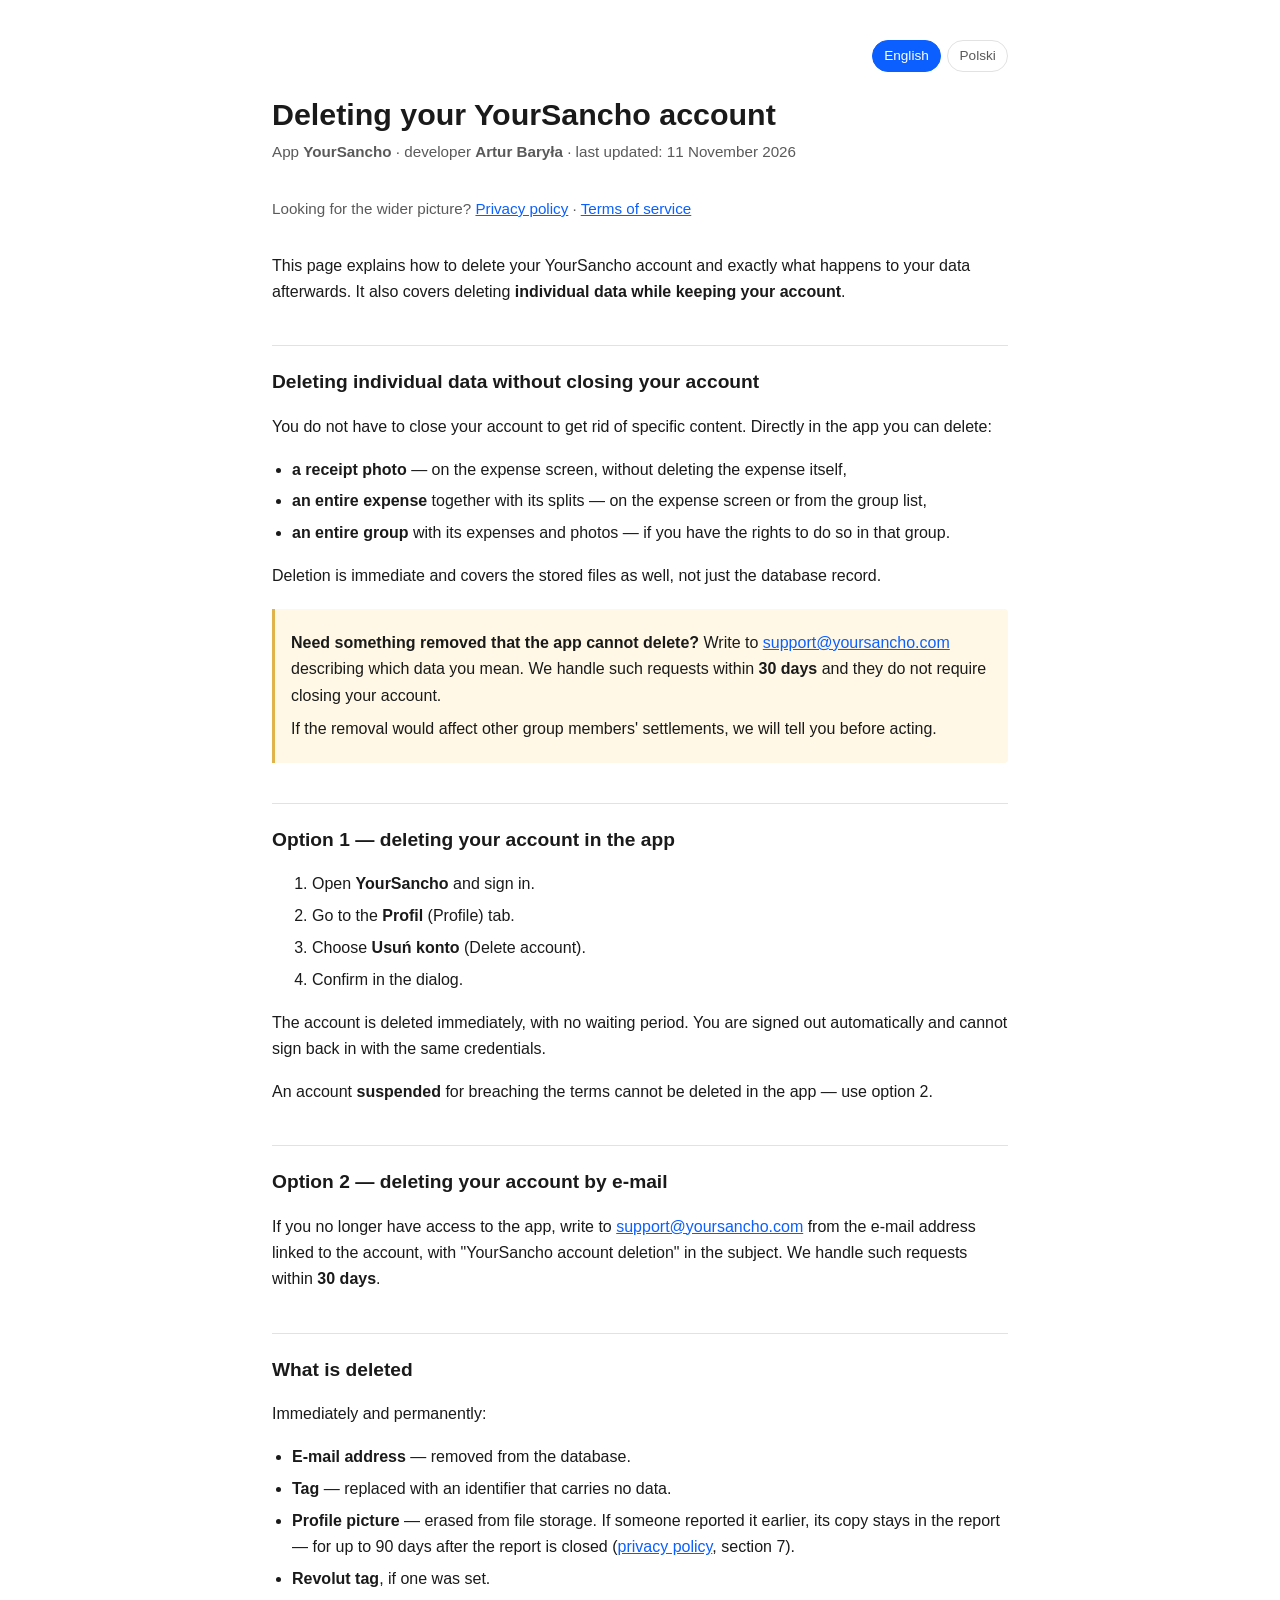
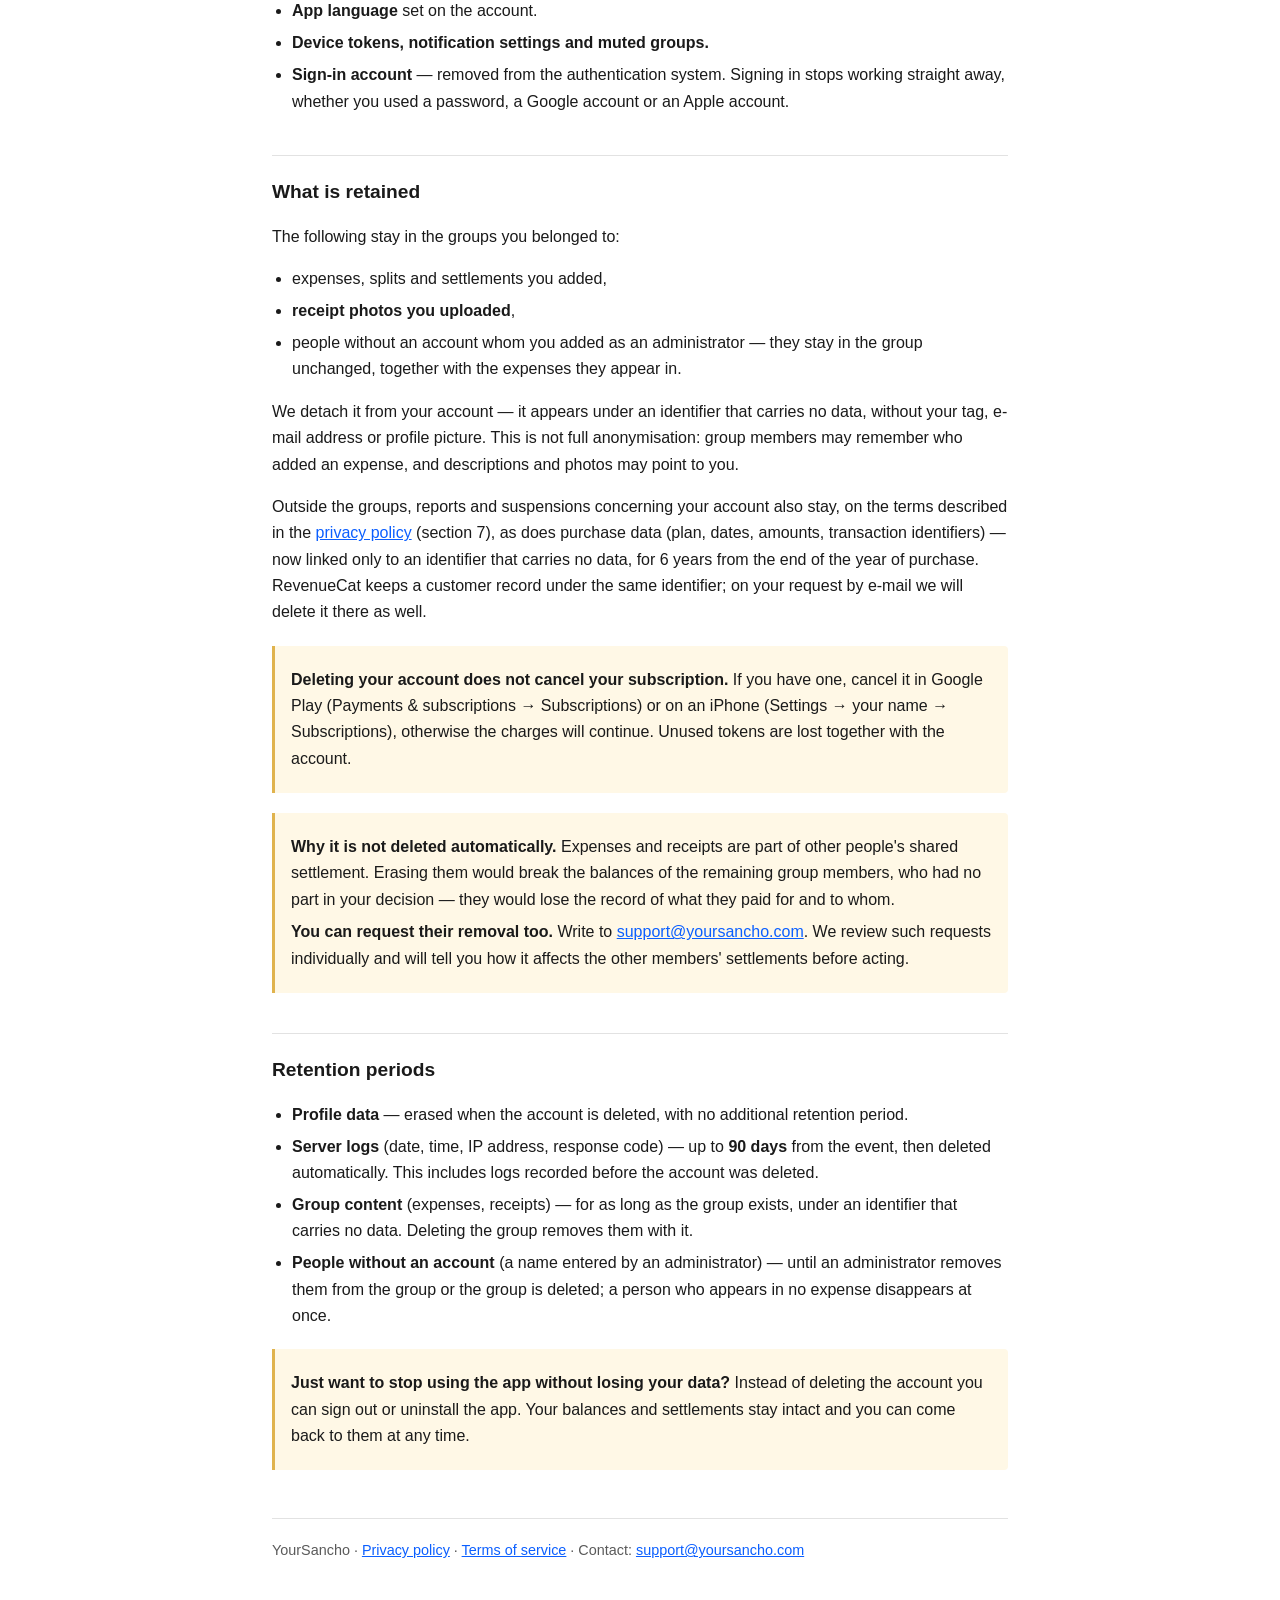
<file: deletion-en.html>
<!doctype html>
<html lang="en">
<head>
<meta charset="utf-8">
<meta name="viewport" content="width=device-width, initial-scale=1">
<title>Account deletion — YourSancho</title>
<link rel="canonical" href="https://arturbaryla.github.io/yoursancho-legal/deletion-en.html">
<link rel="alternate" hreflang="en" href="https://arturbaryla.github.io/yoursancho-legal/deletion-en.html">
<link rel="alternate" hreflang="pl" href="https://arturbaryla.github.io/yoursancho-legal/deletion.html">
<link rel="alternate" hreflang="x-default" href="https://arturbaryla.github.io/yoursancho-legal/deletion-en.html">
<link rel="stylesheet" href="style.css">
</head>
<body>
<main>

<nav class="langbar" aria-label="Language selection">
  <a href="deletion-en.html" aria-current="page">English</a>
  <a href="deletion.html" hreflang="pl">Polski</a>
</nav>

<h1>Deleting your YourSancho account</h1>
<p class="sub">App <strong>YourSancho</strong> · developer <strong>Artur Baryła</strong> · last updated: 11 November 2026</p>
<p class="docnav">Looking for the wider picture? <a href="privacy-en.html">Privacy policy</a> · <a href="terms-en.html">Terms of service</a></p>

<p>This page explains how to delete your YourSancho account and exactly what happens to your data
afterwards. It also covers deleting <strong>individual data while keeping your account</strong>.</p>

<h2>Deleting individual data without closing your account</h2>

<p>You do not have to close your account to get rid of specific content. Directly in the app you
can delete:</p>

<ul>
  <li><strong>a receipt photo</strong> — on the expense screen, without deleting the expense itself,</li>
  <li><strong>an entire expense</strong> together with its splits — on the expense screen or from
  the group list,</li>
  <li><strong>an entire group</strong> with its expenses and photos — if you have the rights to do
  so in that group.</li>
</ul>

<p>Deletion is immediate and covers the stored files as well, not just the database record.</p>

<div class="note">
  <p><strong>Need something removed that the app cannot delete?</strong> Write to
  <a href="mailto:support@yoursancho.com">support@yoursancho.com</a> describing which data you mean. We
  handle such requests within <strong>30 days</strong> and they do not require closing your
  account.</p>
  <p>If the removal would affect other group members' settlements, we will tell you before acting.</p>
</div>

<h2>Option 1 — deleting your account in the app</h2>

<ol>
  <li>Open <strong>YourSancho</strong> and sign in.</li>
  <li>Go to the <strong>Profil</strong> (Profile) tab.</li>
  <li>Choose <strong>Usuń konto</strong> (Delete account).</li>
  <li>Confirm in the dialog.</li>
</ol>

<p>The account is deleted immediately, with no waiting period. You are signed out automatically and
cannot sign back in with the same credentials.</p>

<p>An account <strong>suspended</strong> for breaching the terms cannot be deleted in the app —
use option 2.</p>

<h2>Option 2 — deleting your account by e-mail</h2>

<p>If you no longer have access to the app, write to
<a href="mailto:support@yoursancho.com">support@yoursancho.com</a> from the e-mail address linked to the
account, with "YourSancho account deletion" in the subject. We handle such requests within
<strong>30 days</strong>.</p>

<h2>What is deleted</h2>

<p>Immediately and permanently:</p>
<ul>
  <li><strong>E-mail address</strong> — removed from the database.</li>
  <li><strong>Tag</strong> — replaced with an identifier that carries no data.</li>
  <li><strong>Profile picture</strong> — erased from file storage. If someone reported it earlier,
  its copy stays in the report — for up to 90 days after the report is closed
  (<a href="privacy-en.html">privacy policy</a>, section 7).</li>
  <li><strong>Revolut tag</strong>, if one was set.</li>
  <li><strong>App language</strong> set on the account.</li>
  <li><strong>Device tokens, notification settings and muted groups.</strong></li>
  <li><strong>Sign-in account</strong> — removed from the authentication system. Signing in stops
  working straight away, whether you used a password, a Google account or an Apple account.</li>
</ul>

<h2>What is retained</h2>

<p>The following stay in the groups you belonged to:</p>
<ul>
  <li>expenses, splits and settlements you added,</li>
  <li><strong>receipt photos you uploaded</strong>,</li>
  <li>people without an account whom you added as an administrator — they stay in the group
  unchanged, together with the expenses they appear in.</li>
</ul>

<p>We detach it from your account — it appears under an identifier that carries no data, without
your tag, e-mail address or profile picture. This is not full anonymisation: group members may
remember who added an expense, and descriptions and photos may point to you.</p>

<p>Outside the groups, reports and suspensions concerning your account also stay, on the terms
described in the <a href="privacy-en.html">privacy policy</a> (section 7), as does purchase data
(plan, dates, amounts, transaction identifiers) — now linked only to an identifier that carries no data, for
6 years from the end of the year of purchase. RevenueCat keeps a customer record under the same
identifier; on your request by e-mail we will delete it there as well.</p>

<div class="note">
  <p><strong>Deleting your account does not cancel your subscription.</strong> If you have one,
  cancel it in Google Play (Payments &amp; subscriptions → Subscriptions) or on an iPhone (Settings → your name → Subscriptions), otherwise the charges will
  continue. Unused tokens are lost together with the account.</p>
</div>

<div class="note">
  <p><strong>Why it is not deleted automatically.</strong> Expenses and receipts are part of other
  people's shared settlement. Erasing them would break the balances of the remaining group members,
  who had no part in your decision — they would lose the record of what they paid for and to whom.</p>
  <p><strong>You can request their removal too.</strong> Write to
  <a href="mailto:support@yoursancho.com">support@yoursancho.com</a>. We review such requests individually
  and will tell you how it affects the other members' settlements before acting.</p>
</div>

<h2>Retention periods</h2>

<ul>
  <li><strong>Profile data</strong> — erased when the account is deleted, with no additional
  retention period.</li>
  <li><strong>Server logs</strong> (date, time, IP address, response code) — up to
  <strong>90 days</strong> from the event, then deleted automatically. This includes logs recorded
  before the account was deleted.</li>
  <li><strong>Group content</strong> (expenses, receipts) — for as long as the group exists, under an
  identifier that carries no data. Deleting the group removes them with it.</li>
  <li><strong>People without an account</strong> (a name entered by an administrator) — until an
  administrator removes them from the group or the group is deleted; a person who appears in no
  expense disappears at once.</li>
</ul>

<div class="note">
  <p><strong>Just want to stop using the app without losing your data?</strong> Instead of deleting
  the account you can sign out or uninstall the app. Your balances and settlements stay intact and
  you can come back to them at any time.</p>
</div>

<footer>
  YourSancho · <a href="privacy-en.html">Privacy policy</a> · <a href="terms-en.html">Terms of service</a> ·
  Contact: <a href="mailto:support@yoursancho.com">support@yoursancho.com</a>
</footer>

</main>
</body>
</html>
</file>
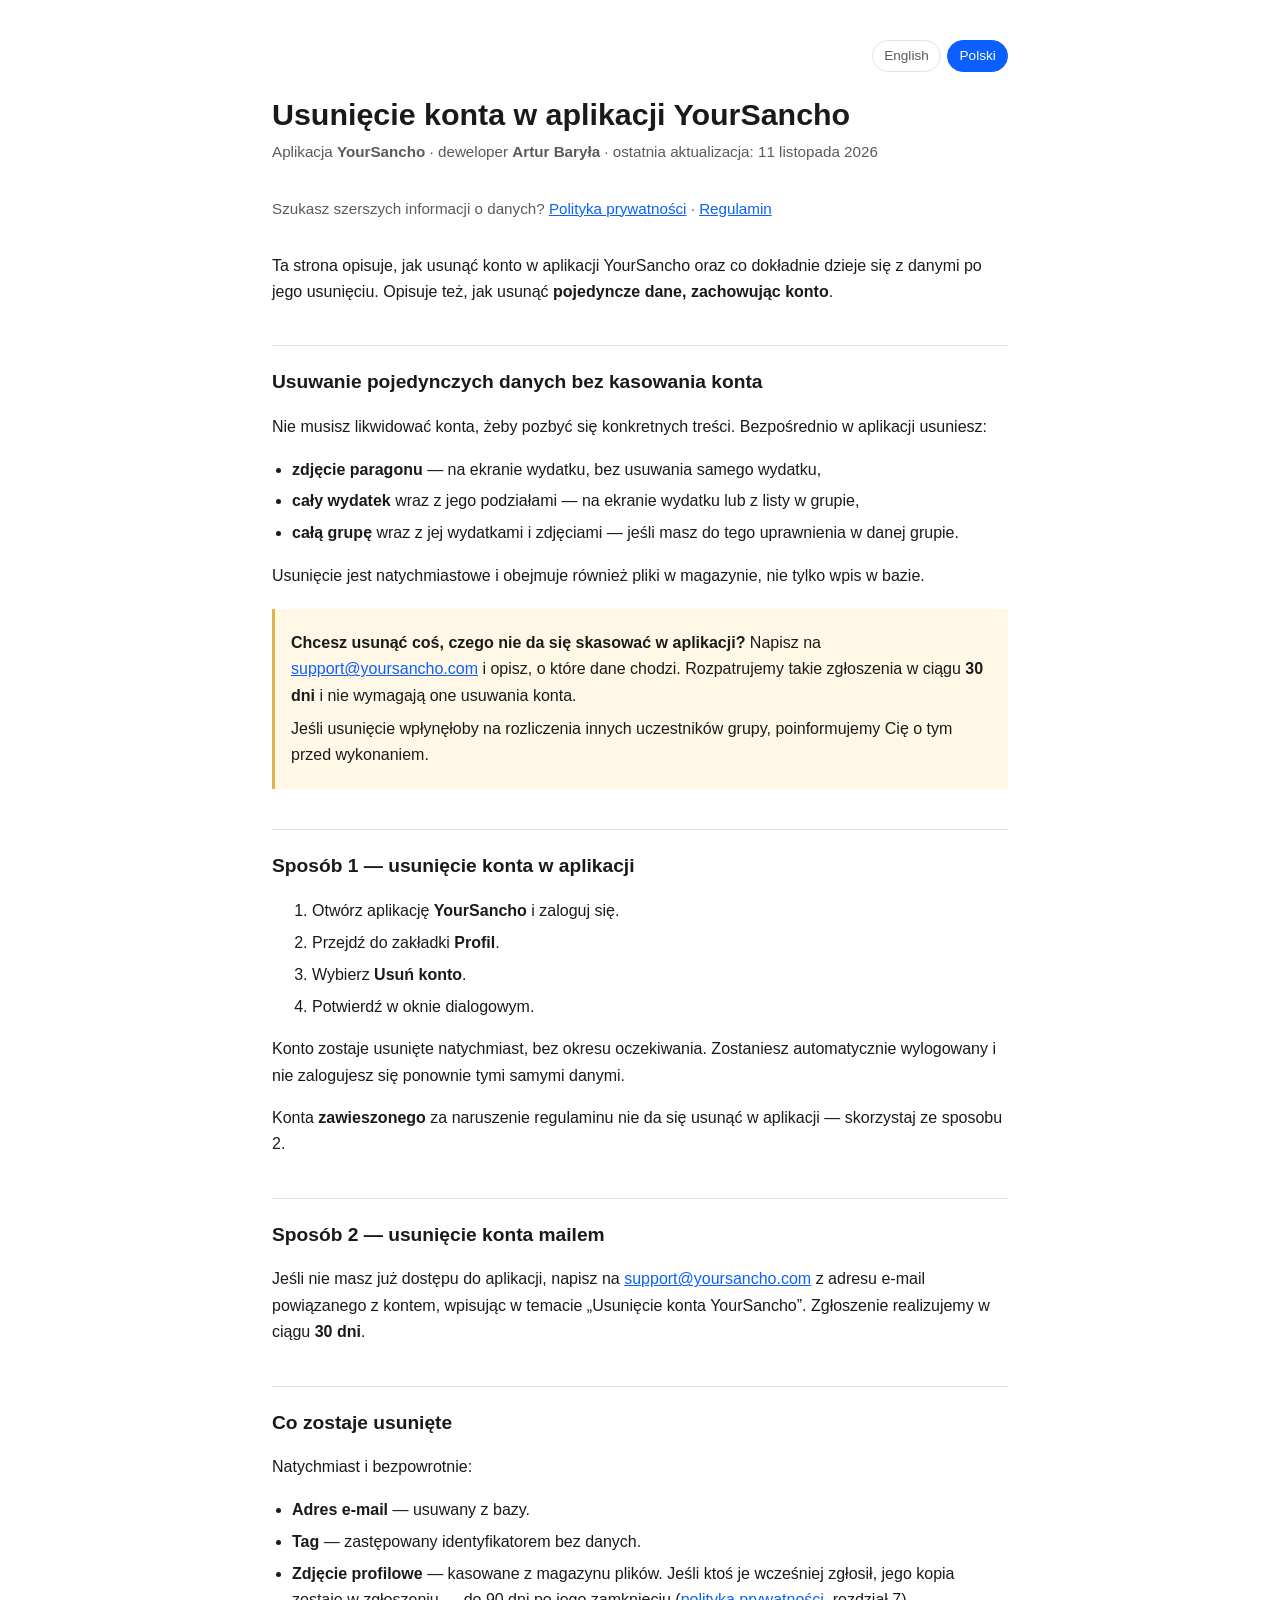
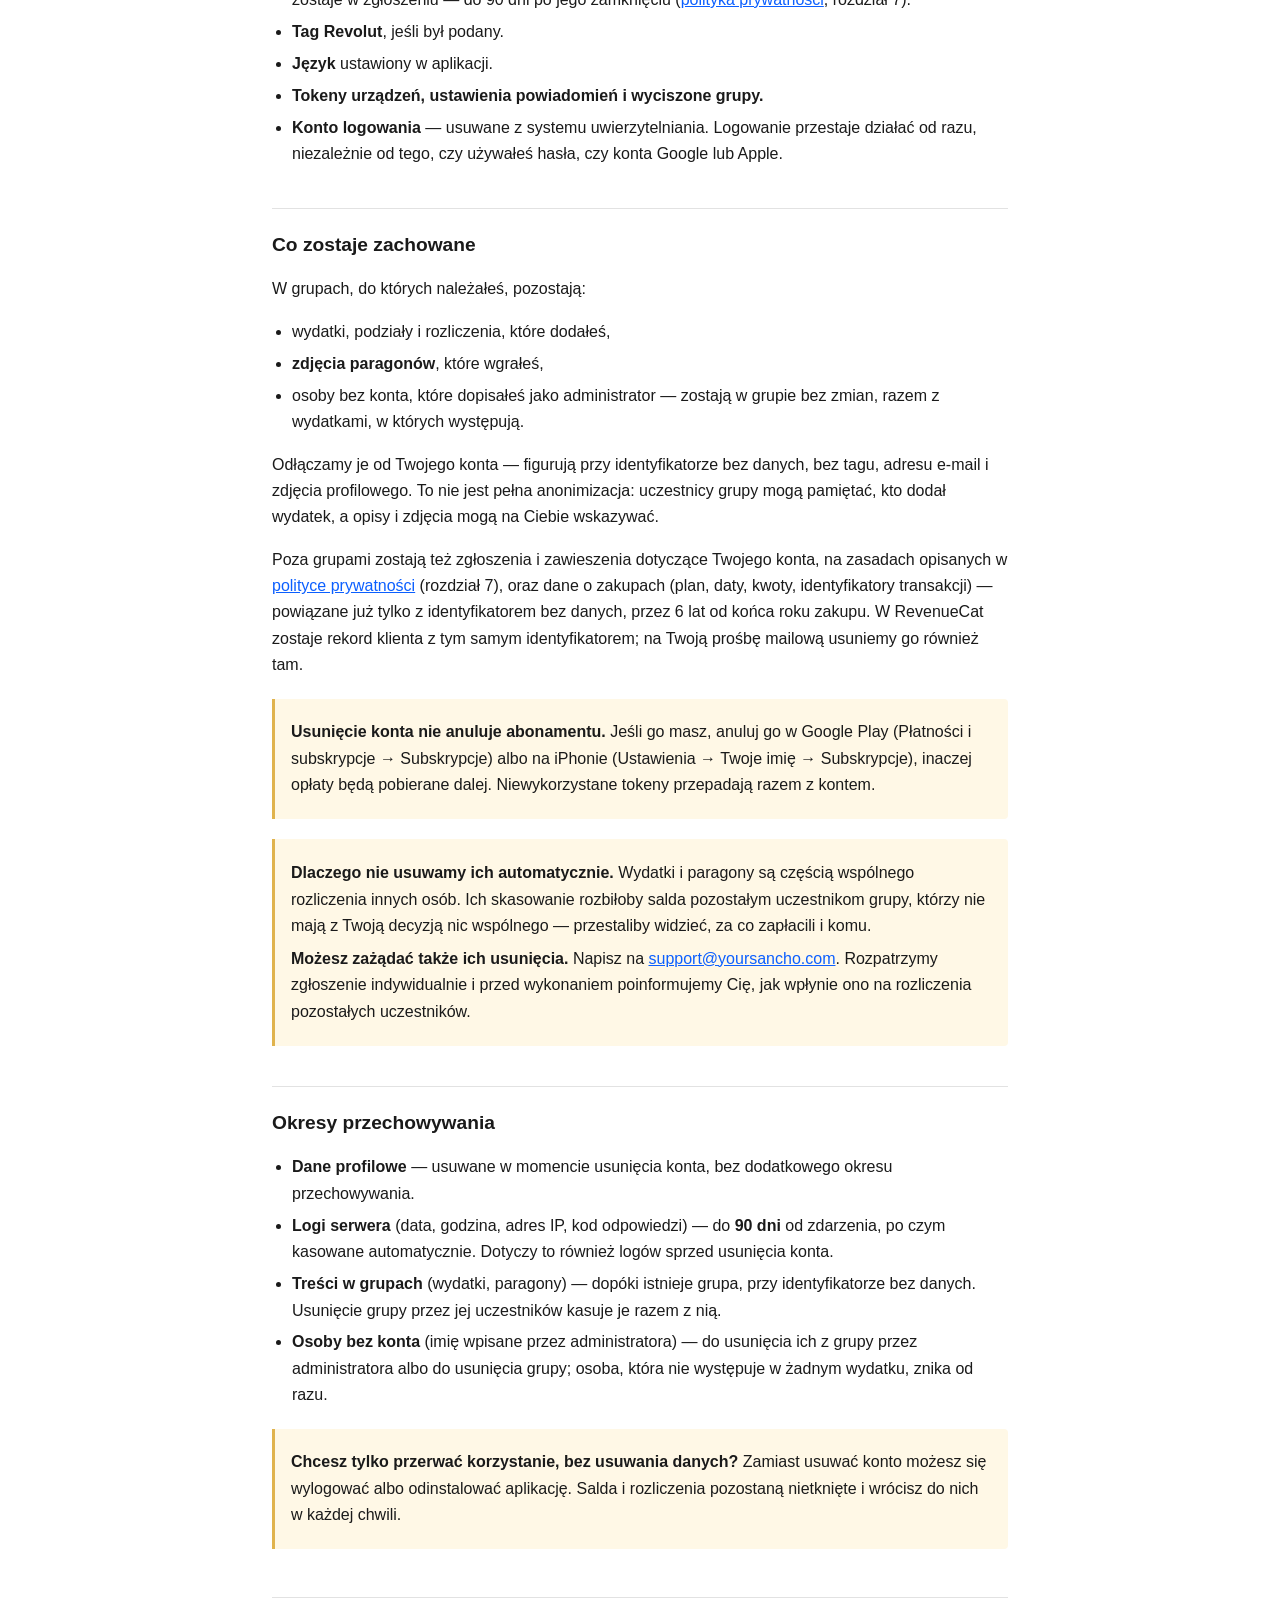
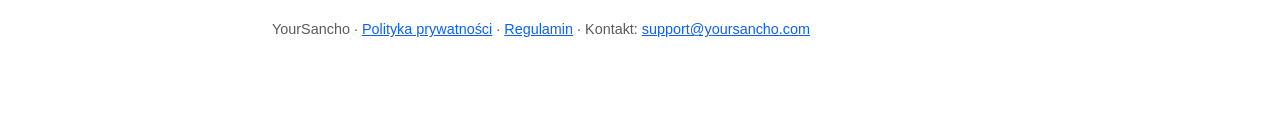
<file: deletion.html>
<!doctype html>
<html lang="pl">
<head>
<meta charset="utf-8">
<meta name="viewport" content="width=device-width, initial-scale=1">
<title>Usunięcie konta — YourSancho</title>
<link rel="canonical" href="https://arturbaryla.github.io/yoursancho-legal/deletion.html">
<link rel="alternate" hreflang="en" href="https://arturbaryla.github.io/yoursancho-legal/deletion-en.html">
<link rel="alternate" hreflang="pl" href="https://arturbaryla.github.io/yoursancho-legal/deletion.html">
<link rel="alternate" hreflang="x-default" href="https://arturbaryla.github.io/yoursancho-legal/deletion-en.html">
<link rel="stylesheet" href="style.css">
</head>
<body>
<main>

<nav class="langbar" aria-label="Wybór języka">
  <a href="deletion-en.html" hreflang="en">English</a>
  <a href="deletion.html" aria-current="page">Polski</a>
</nav>

<h1>Usunięcie konta w aplikacji YourSancho</h1>
<p class="sub">Aplikacja <strong>YourSancho</strong> · deweloper <strong>Artur Baryła</strong> · ostatnia aktualizacja: 11 listopada 2026</p>
<p class="docnav">Szukasz szerszych informacji o danych? <a href="./">Polityka prywatności</a> · <a href="terms.html">Regulamin</a></p>

<p>Ta strona opisuje, jak usunąć konto w aplikacji YourSancho oraz co dokładnie dzieje się z danymi
po jego usunięciu. Opisuje też, jak usunąć <strong>pojedyncze dane, zachowując konto</strong>.</p>

<h2>Usuwanie pojedynczych danych bez kasowania konta</h2>

<p>Nie musisz likwidować konta, żeby pozbyć się konkretnych treści. Bezpośrednio w aplikacji
usuniesz:</p>

<ul>
  <li><strong>zdjęcie paragonu</strong> — na ekranie wydatku, bez usuwania samego wydatku,</li>
  <li><strong>cały wydatek</strong> wraz z jego podziałami — na ekranie wydatku lub z listy w grupie,</li>
  <li><strong>całą grupę</strong> wraz z jej wydatkami i zdjęciami — jeśli masz do tego uprawnienia
  w danej grupie.</li>
</ul>

<p>Usunięcie jest natychmiastowe i obejmuje również pliki w magazynie, nie tylko wpis w bazie.</p>

<div class="note">
  <p><strong>Chcesz usunąć coś, czego nie da się skasować w aplikacji?</strong> Napisz na
  <a href="mailto:support@yoursancho.com">support@yoursancho.com</a> i opisz, o które dane chodzi.
  Rozpatrujemy takie zgłoszenia w ciągu <strong>30 dni</strong> i nie wymagają one usuwania konta.</p>
  <p>Jeśli usunięcie wpłynęłoby na rozliczenia innych uczestników grupy, poinformujemy Cię o tym
  przed wykonaniem.</p>
</div>

<h2>Sposób 1 — usunięcie konta w aplikacji</h2>

<ol>
  <li>Otwórz aplikację <strong>YourSancho</strong> i zaloguj się.</li>
  <li>Przejdź do zakładki <strong>Profil</strong>.</li>
  <li>Wybierz <strong>Usuń konto</strong>.</li>
  <li>Potwierdź w oknie dialogowym.</li>
</ol>

<p>Konto zostaje usunięte natychmiast, bez okresu oczekiwania. Zostaniesz automatycznie wylogowany
i nie zalogujesz się ponownie tymi samymi danymi.</p>

<p>Konta <strong>zawieszonego</strong> za naruszenie regulaminu nie da się usunąć w aplikacji —
skorzystaj ze sposobu 2.</p>

<h2>Sposób 2 — usunięcie konta mailem</h2>

<p>Jeśli nie masz już dostępu do aplikacji, napisz na
<a href="mailto:support@yoursancho.com">support@yoursancho.com</a> z adresu e-mail powiązanego z kontem,
wpisując w temacie „Usunięcie konta YourSancho”. Zgłoszenie realizujemy w ciągu <strong>30 dni</strong>.</p>

<h2>Co zostaje usunięte</h2>

<p>Natychmiast i bezpowrotnie:</p>
<ul>
  <li><strong>Adres e-mail</strong> — usuwany z bazy.</li>
  <li><strong>Tag</strong> — zastępowany identyfikatorem bez danych.</li>
  <li><strong>Zdjęcie profilowe</strong> — kasowane z magazynu plików. Jeśli ktoś je wcześniej
  zgłosił, jego kopia zostaje w zgłoszeniu — do 90 dni po jego zamknięciu
  (<a href="./">polityka prywatności</a>, rozdział 7).</li>
  <li><strong>Tag Revolut</strong>, jeśli był podany.</li>
  <li><strong>Język</strong> ustawiony w aplikacji.</li>
  <li><strong>Tokeny urządzeń, ustawienia powiadomień i wyciszone grupy.</strong></li>
  <li><strong>Konto logowania</strong> — usuwane z systemu uwierzytelniania. Logowanie przestaje
  działać od razu, niezależnie od tego, czy używałeś hasła, czy konta Google lub Apple.</li>
</ul>

<h2>Co zostaje zachowane</h2>

<p>W grupach, do których należałeś, pozostają:</p>
<ul>
  <li>wydatki, podziały i rozliczenia, które dodałeś,</li>
  <li><strong>zdjęcia paragonów</strong>, które wgrałeś,</li>
  <li>osoby bez konta, które dopisałeś jako administrator — zostają w grupie bez zmian, razem
  z wydatkami, w których występują.</li>
</ul>

<p>Odłączamy je od Twojego konta — figurują przy identyfikatorze bez danych, bez tagu, adresu
e-mail i zdjęcia profilowego. To nie jest pełna anonimizacja: uczestnicy grupy mogą pamiętać, kto
dodał wydatek, a opisy i zdjęcia mogą na Ciebie wskazywać.</p>

<p>Poza grupami zostają też zgłoszenia i zawieszenia dotyczące Twojego konta, na zasadach
opisanych w <a href="./">polityce prywatności</a> (rozdział 7), oraz dane o zakupach (plan, daty,
kwoty, identyfikatory transakcji) — powiązane już tylko z identyfikatorem bez danych, przez 6 lat
od końca roku zakupu. W RevenueCat zostaje rekord klienta z tym samym
identyfikatorem; na Twoją prośbę mailową usuniemy go również tam.</p>

<div class="note">
  <p><strong>Usunięcie konta nie anuluje abonamentu.</strong> Jeśli go masz, anuluj go w Google Play
  (Płatności i subskrypcje → Subskrypcje) albo na iPhonie (Ustawienia → Twoje imię → Subskrypcje), inaczej opłaty będą pobierane dalej. Niewykorzystane
  tokeny przepadają razem z kontem.</p>
</div>

<div class="note">
  <p><strong>Dlaczego nie usuwamy ich automatycznie.</strong> Wydatki i paragony są częścią
  wspólnego rozliczenia innych osób. Ich skasowanie rozbiłoby salda pozostałym uczestnikom grupy,
  którzy nie mają z Twoją decyzją nic wspólnego — przestaliby widzieć, za co zapłacili i komu.</p>
  <p><strong>Możesz zażądać także ich usunięcia.</strong> Napisz na
  <a href="mailto:support@yoursancho.com">support@yoursancho.com</a>. Rozpatrzymy zgłoszenie indywidualnie
  i przed wykonaniem poinformujemy Cię, jak wpłynie ono na rozliczenia pozostałych uczestników.</p>
</div>

<h2>Okresy przechowywania</h2>

<ul>
  <li><strong>Dane profilowe</strong> — usuwane w momencie usunięcia konta, bez dodatkowego okresu
  przechowywania.</li>
  <li><strong>Logi serwera</strong> (data, godzina, adres IP, kod odpowiedzi) — do <strong>90 dni</strong>
  od zdarzenia, po czym kasowane automatycznie. Dotyczy to również logów sprzed usunięcia konta.</li>
  <li><strong>Treści w grupach</strong> (wydatki, paragony) — dopóki istnieje grupa, przy
  identyfikatorze bez danych. Usunięcie grupy przez jej uczestników kasuje je razem z nią.</li>
  <li><strong>Osoby bez konta</strong> (imię wpisane przez administratora) — do usunięcia ich z grupy
  przez administratora albo do usunięcia grupy; osoba, która nie występuje w żadnym wydatku,
  znika od razu.</li>
</ul>

<div class="note">
  <p><strong>Chcesz tylko przerwać korzystanie, bez usuwania danych?</strong> Zamiast usuwać konto
  możesz się wylogować albo odinstalować aplikację. Salda i rozliczenia pozostaną nietknięte
  i wrócisz do nich w każdej chwili.</p>
</div>

<footer>
  YourSancho · <a href="./">Polityka prywatności</a> · <a href="terms.html">Regulamin</a> ·
  Kontakt: <a href="mailto:support@yoursancho.com">support@yoursancho.com</a>
</footer>

</main>
</body>
</html>
</file>
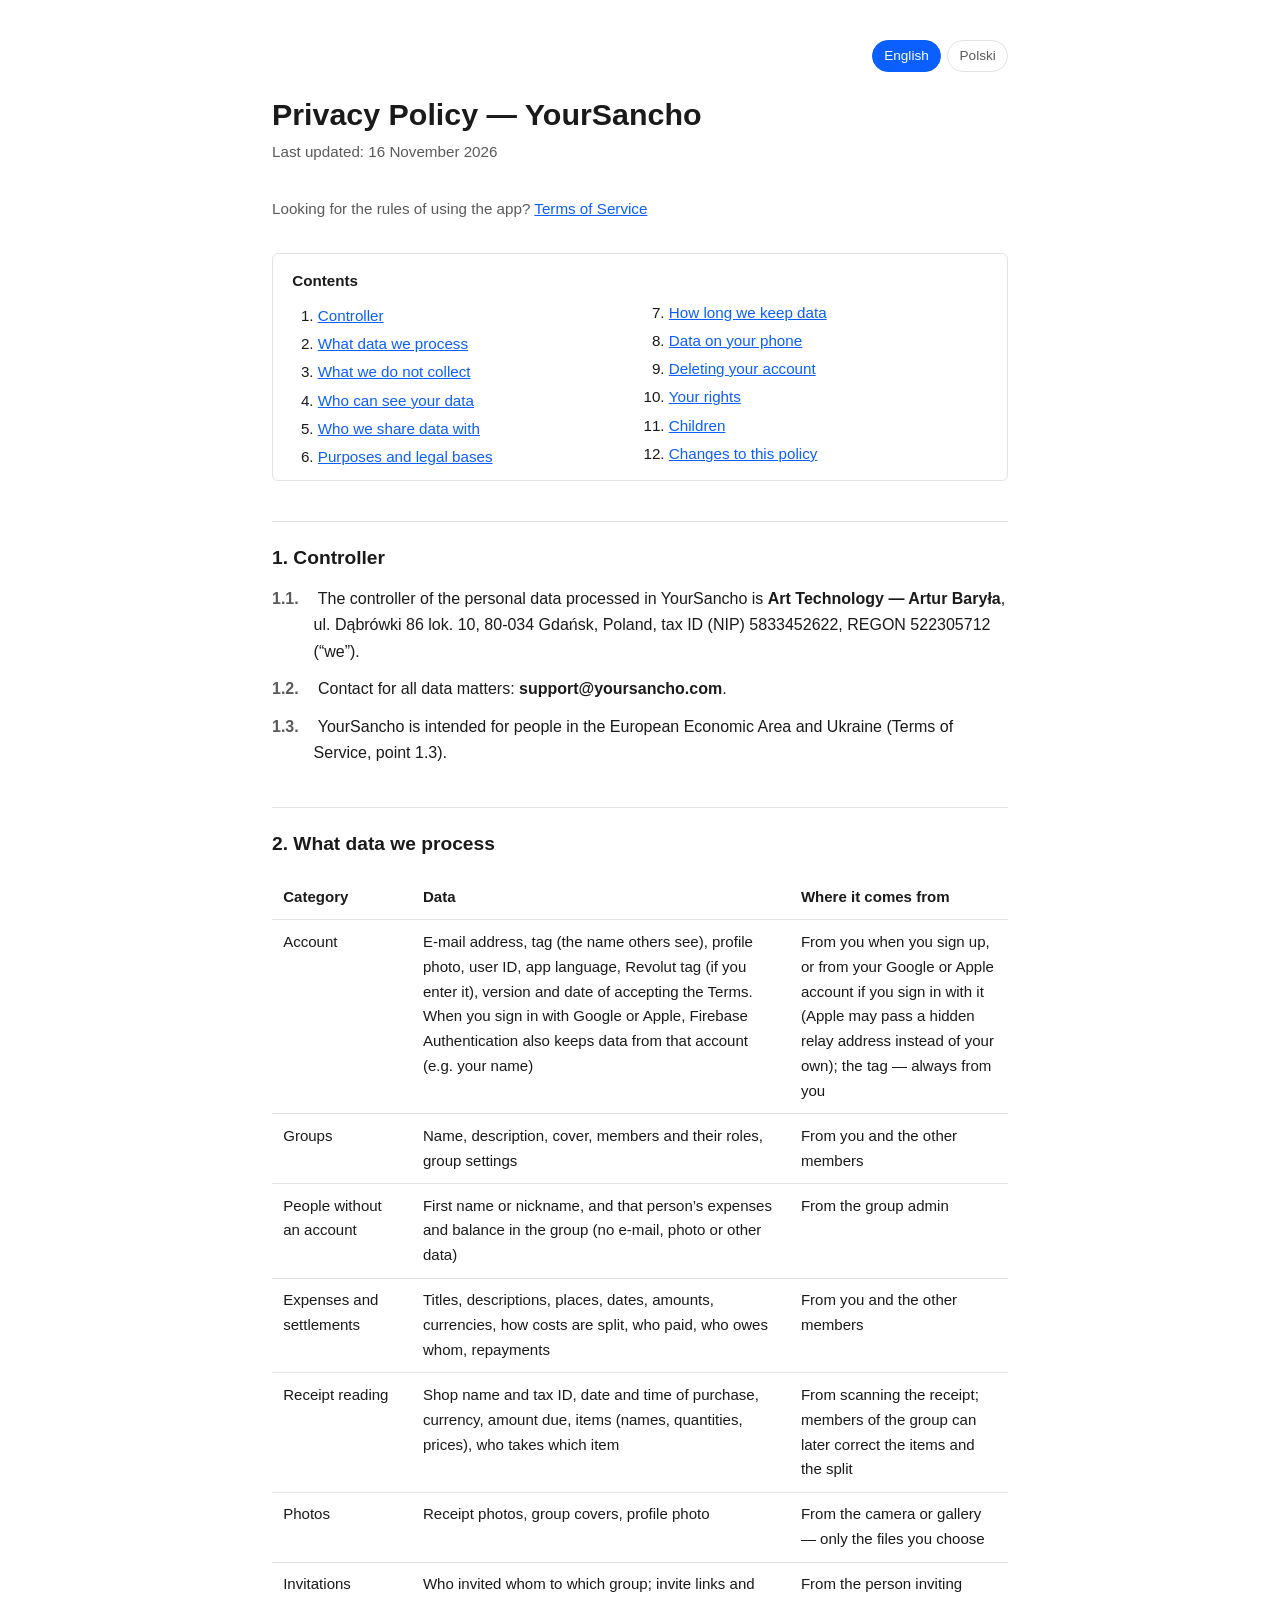
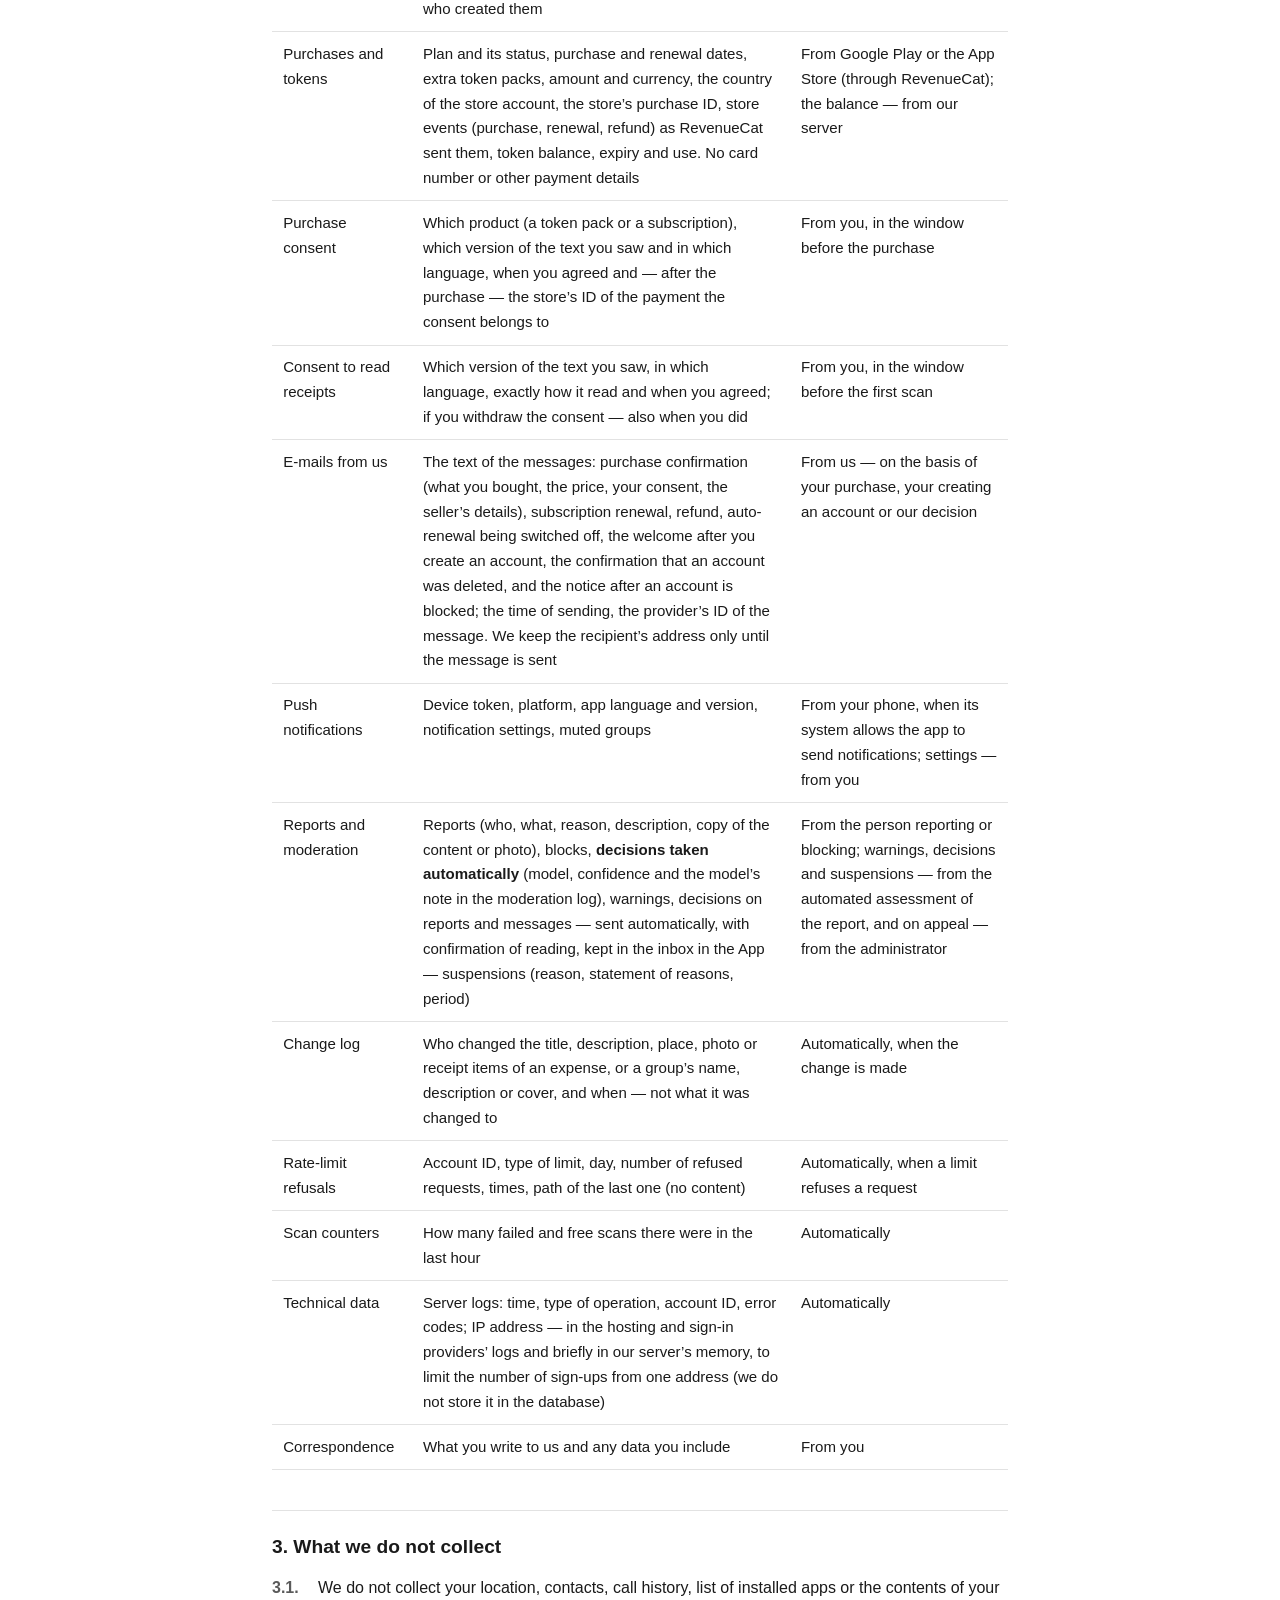
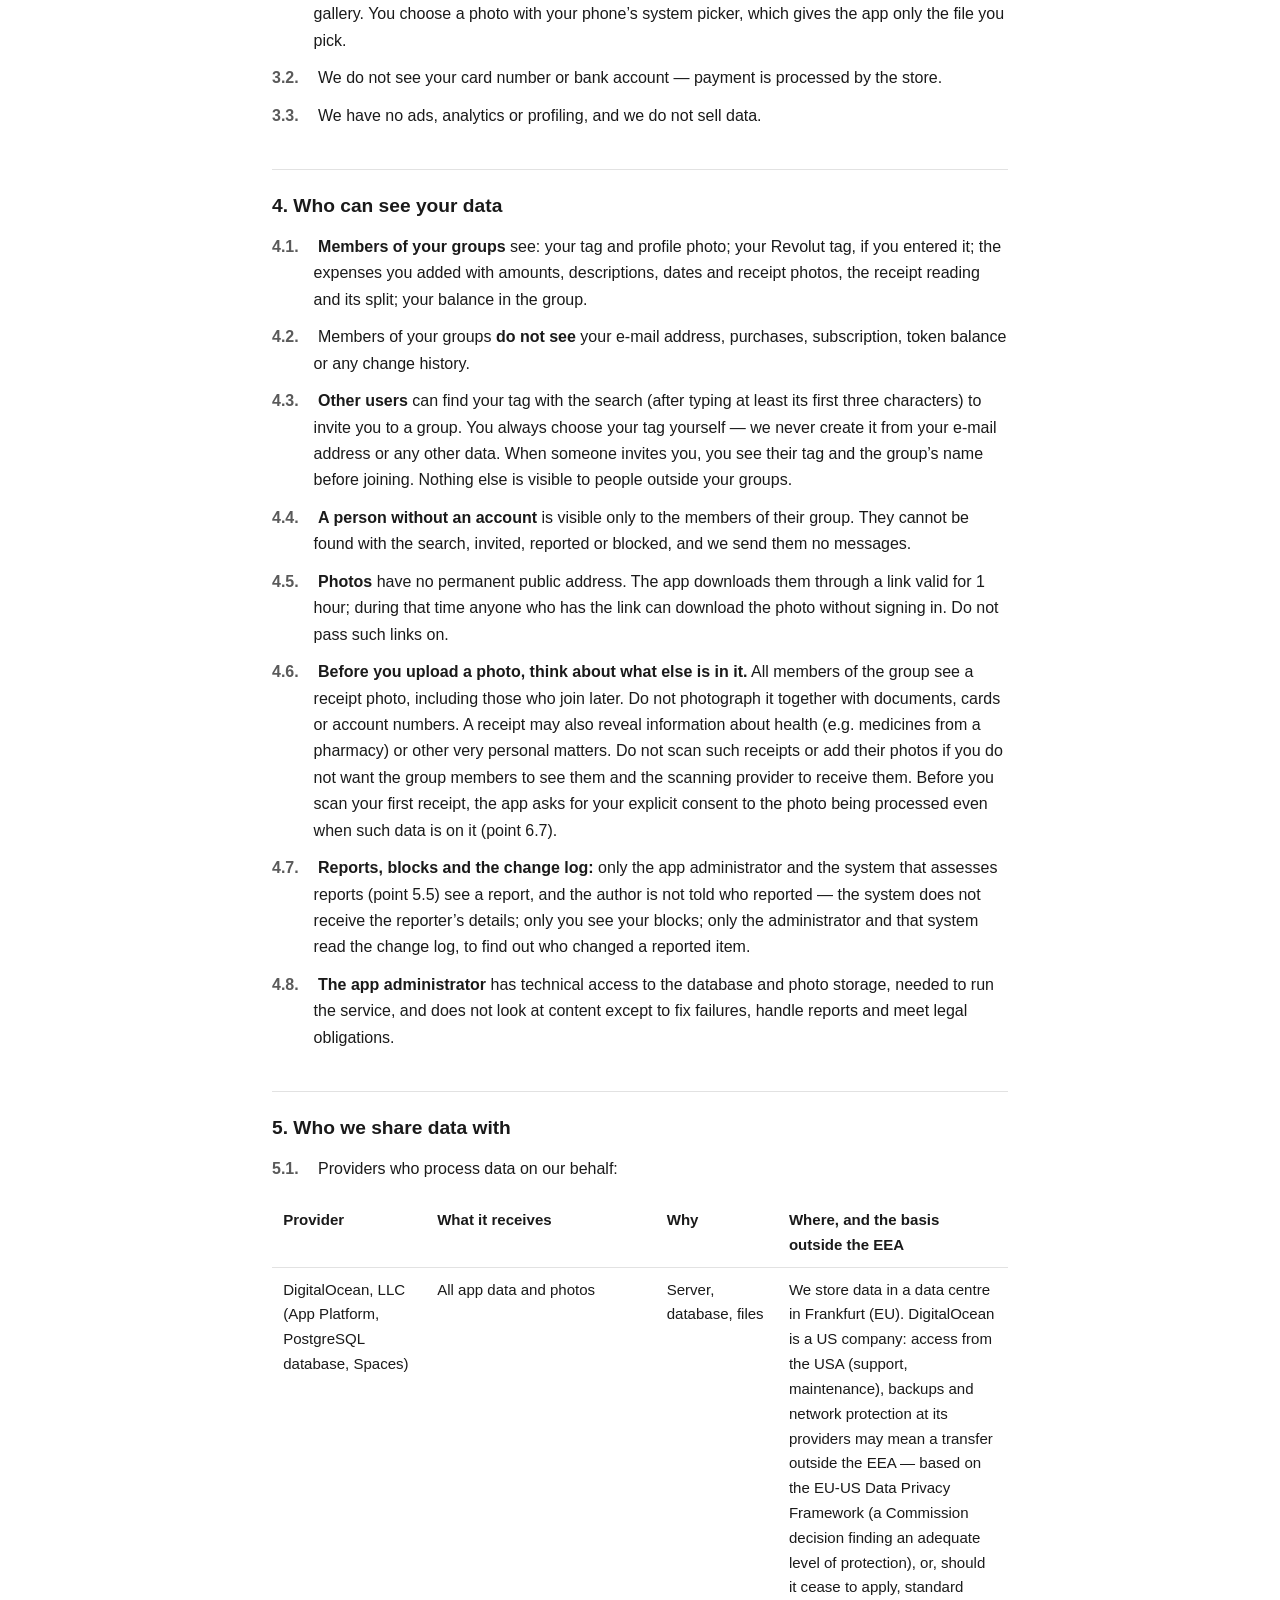
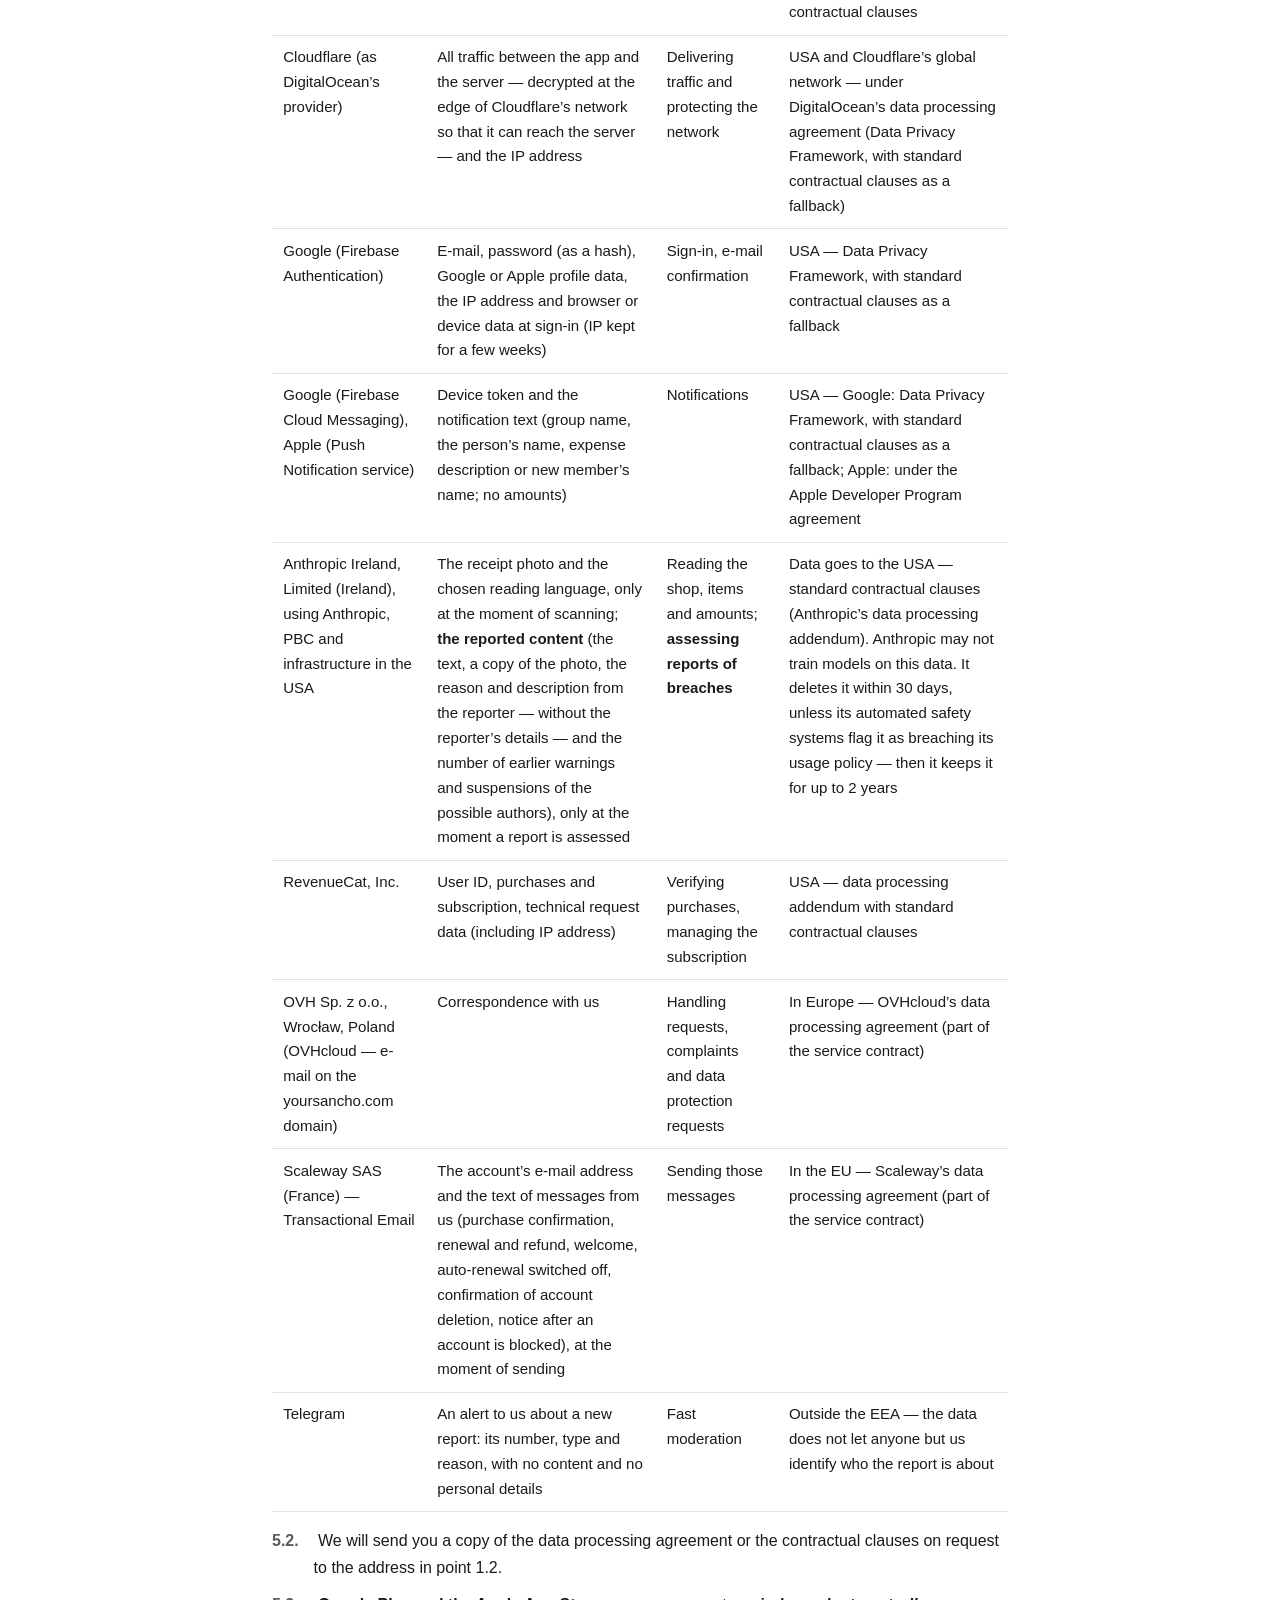
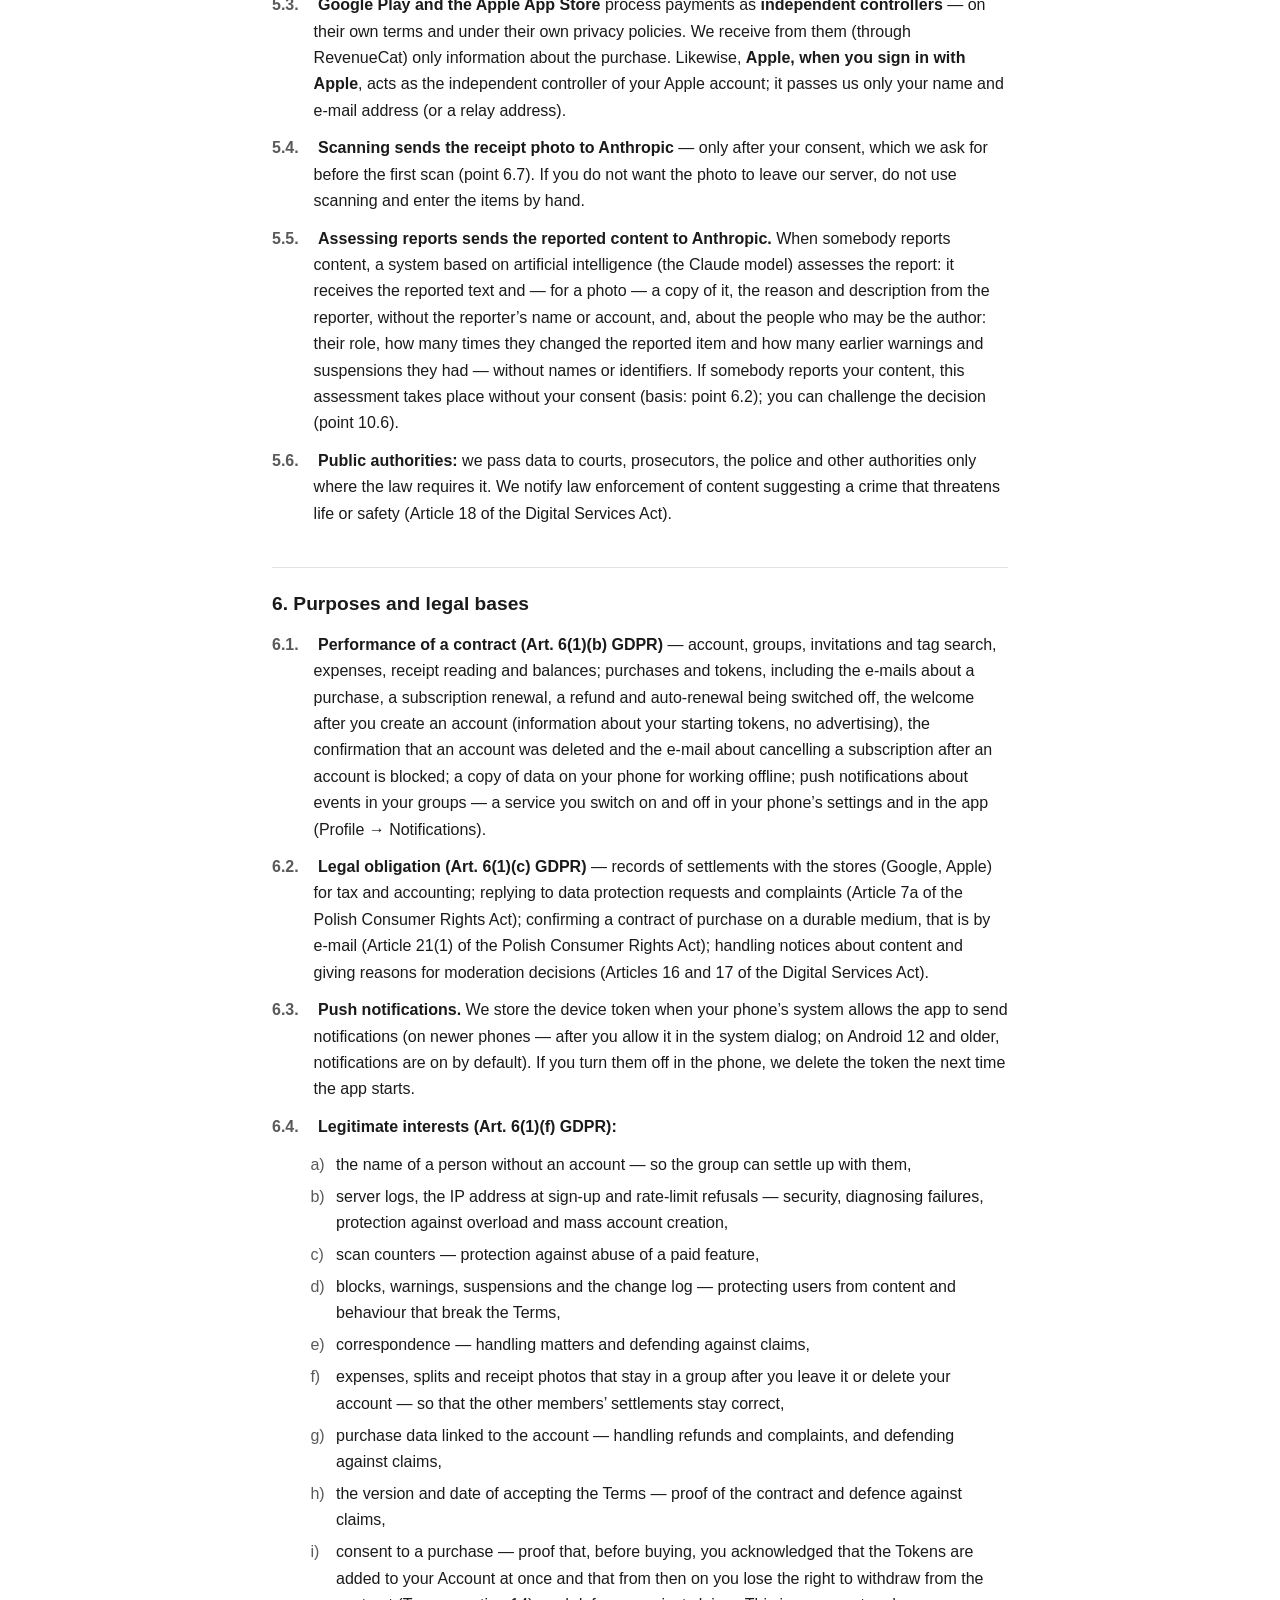
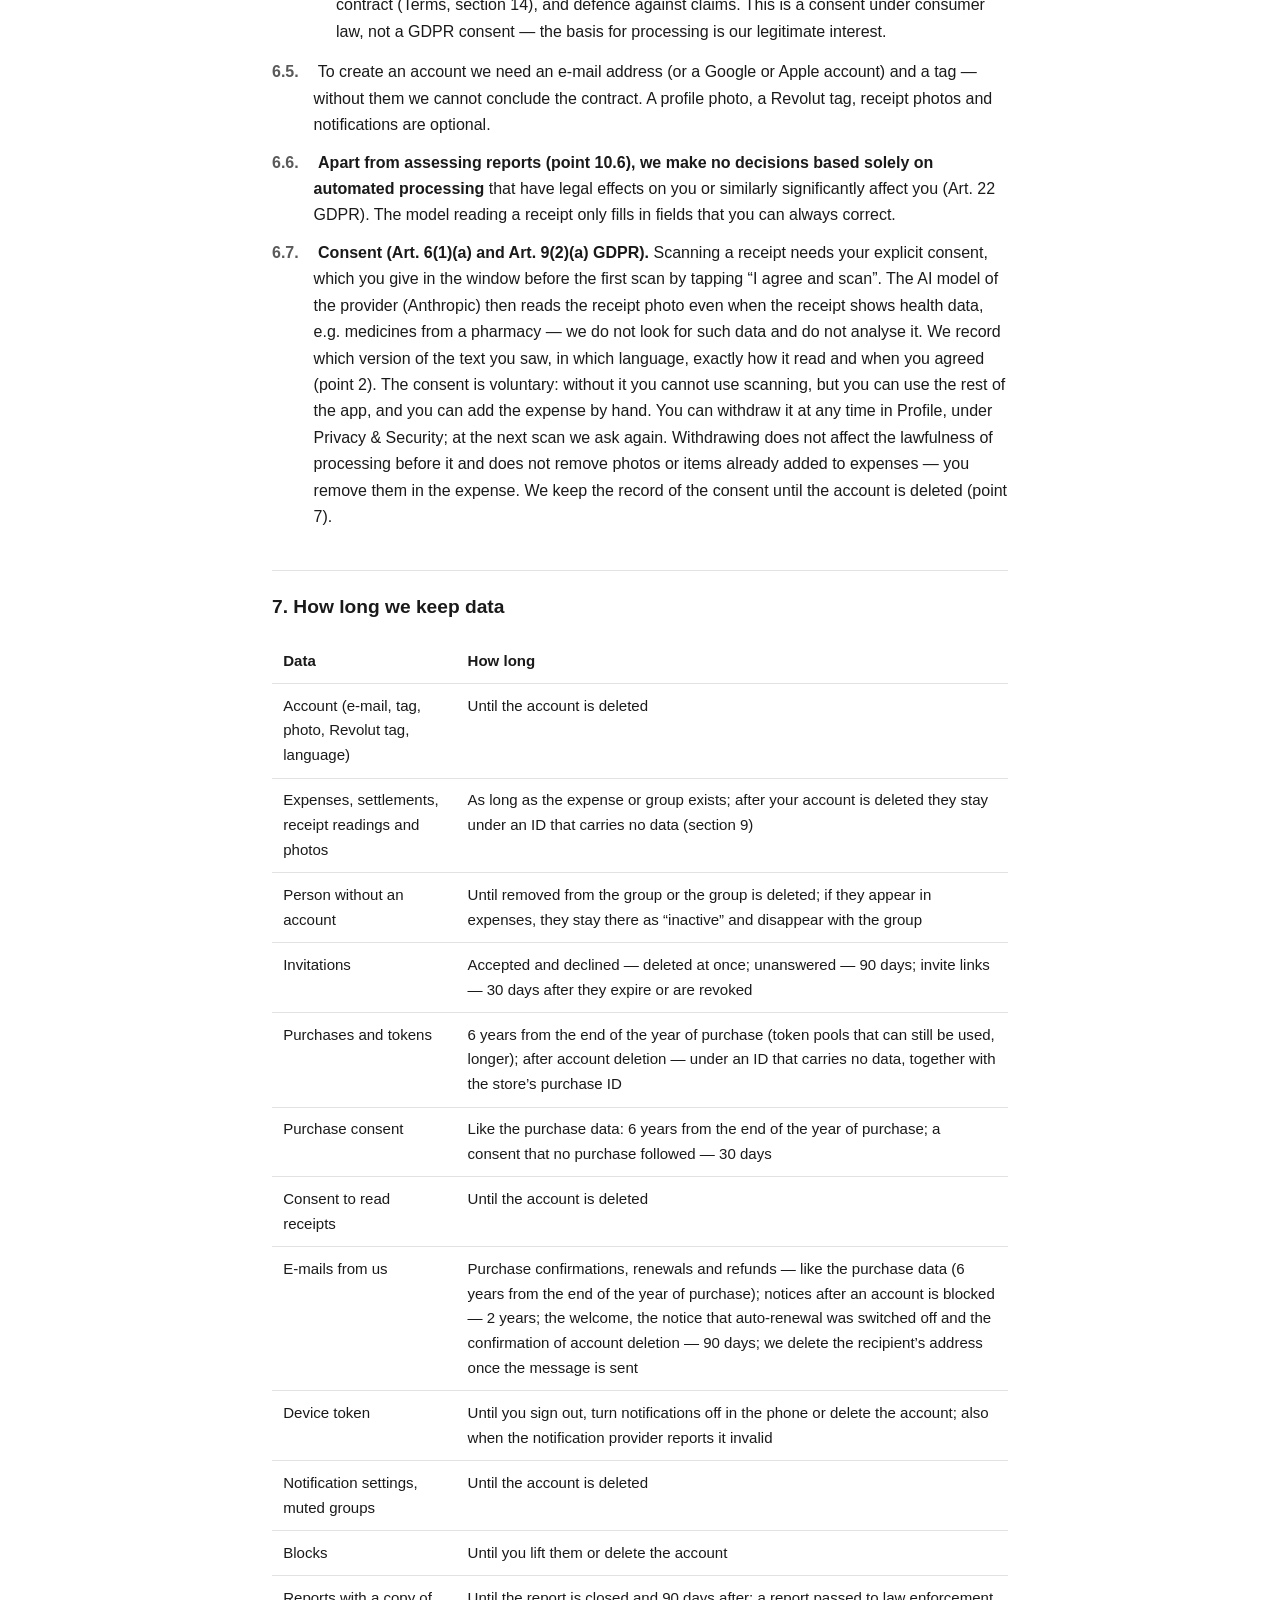
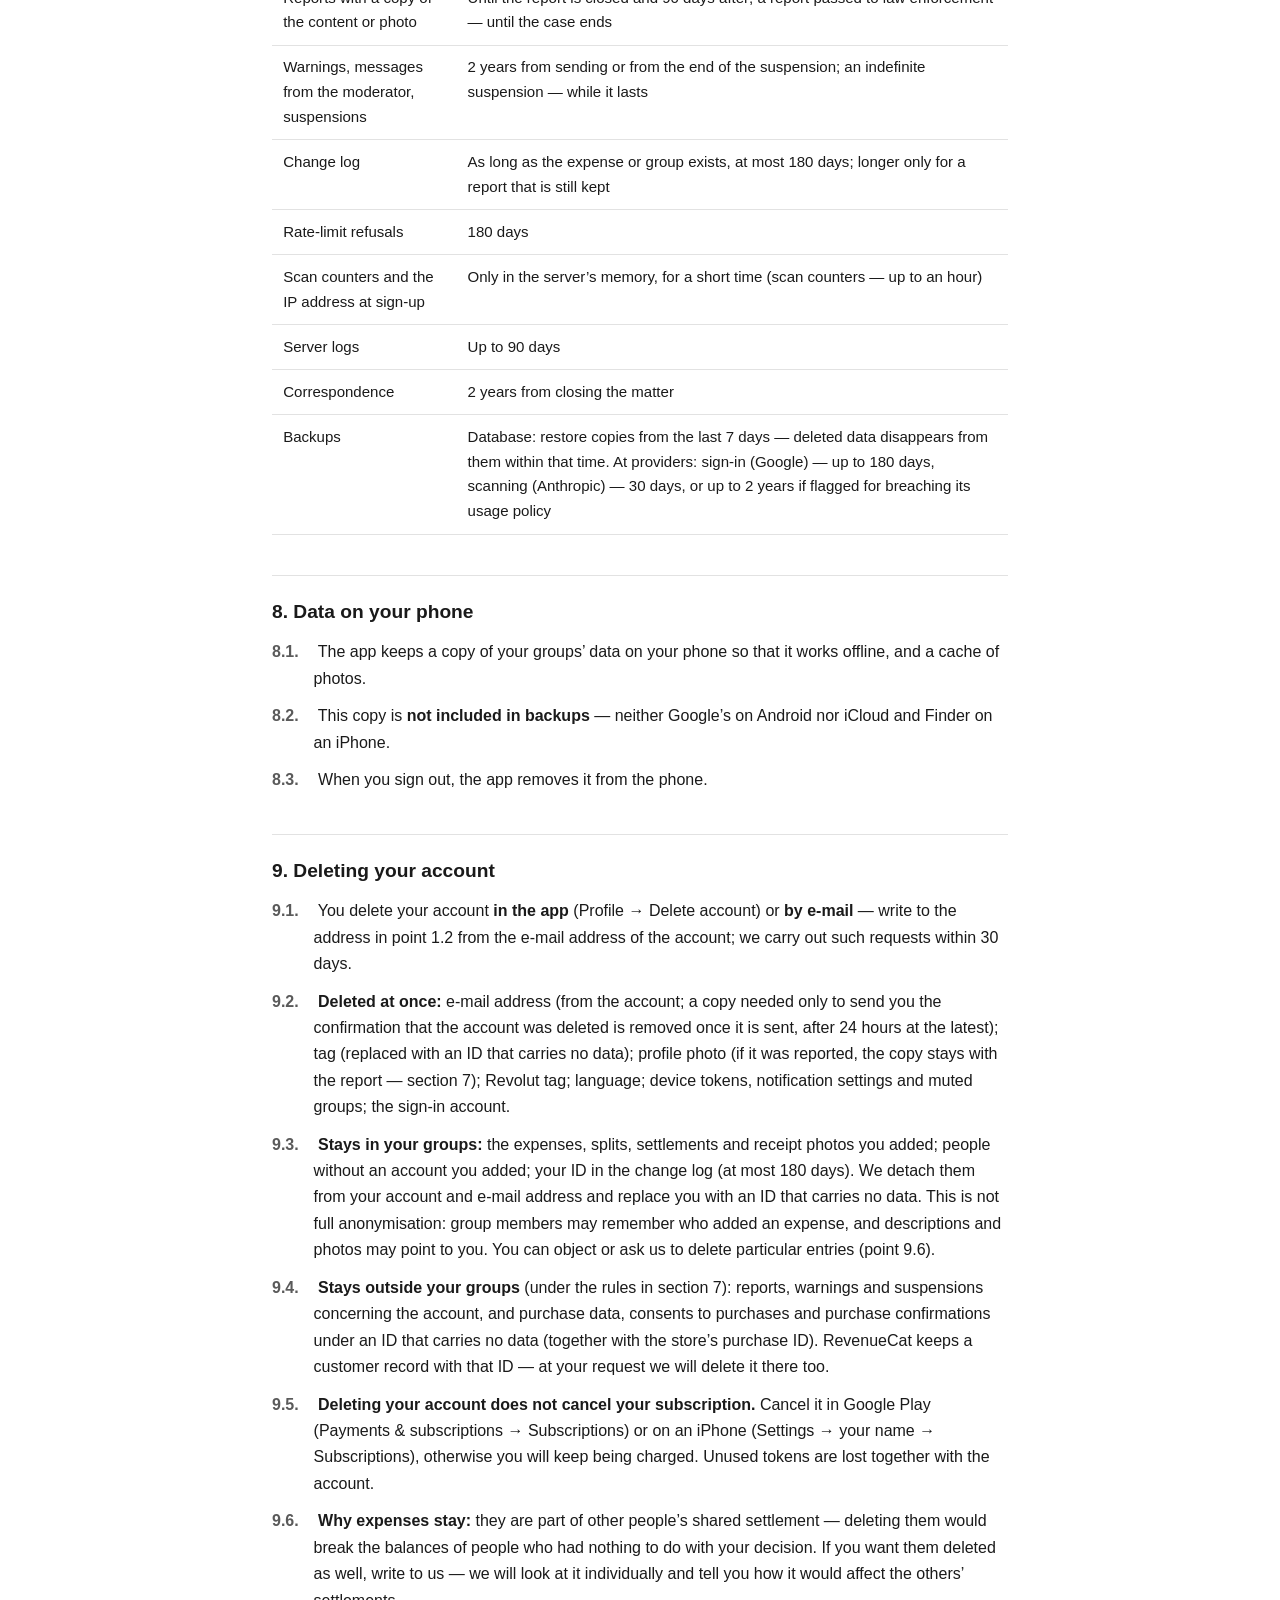
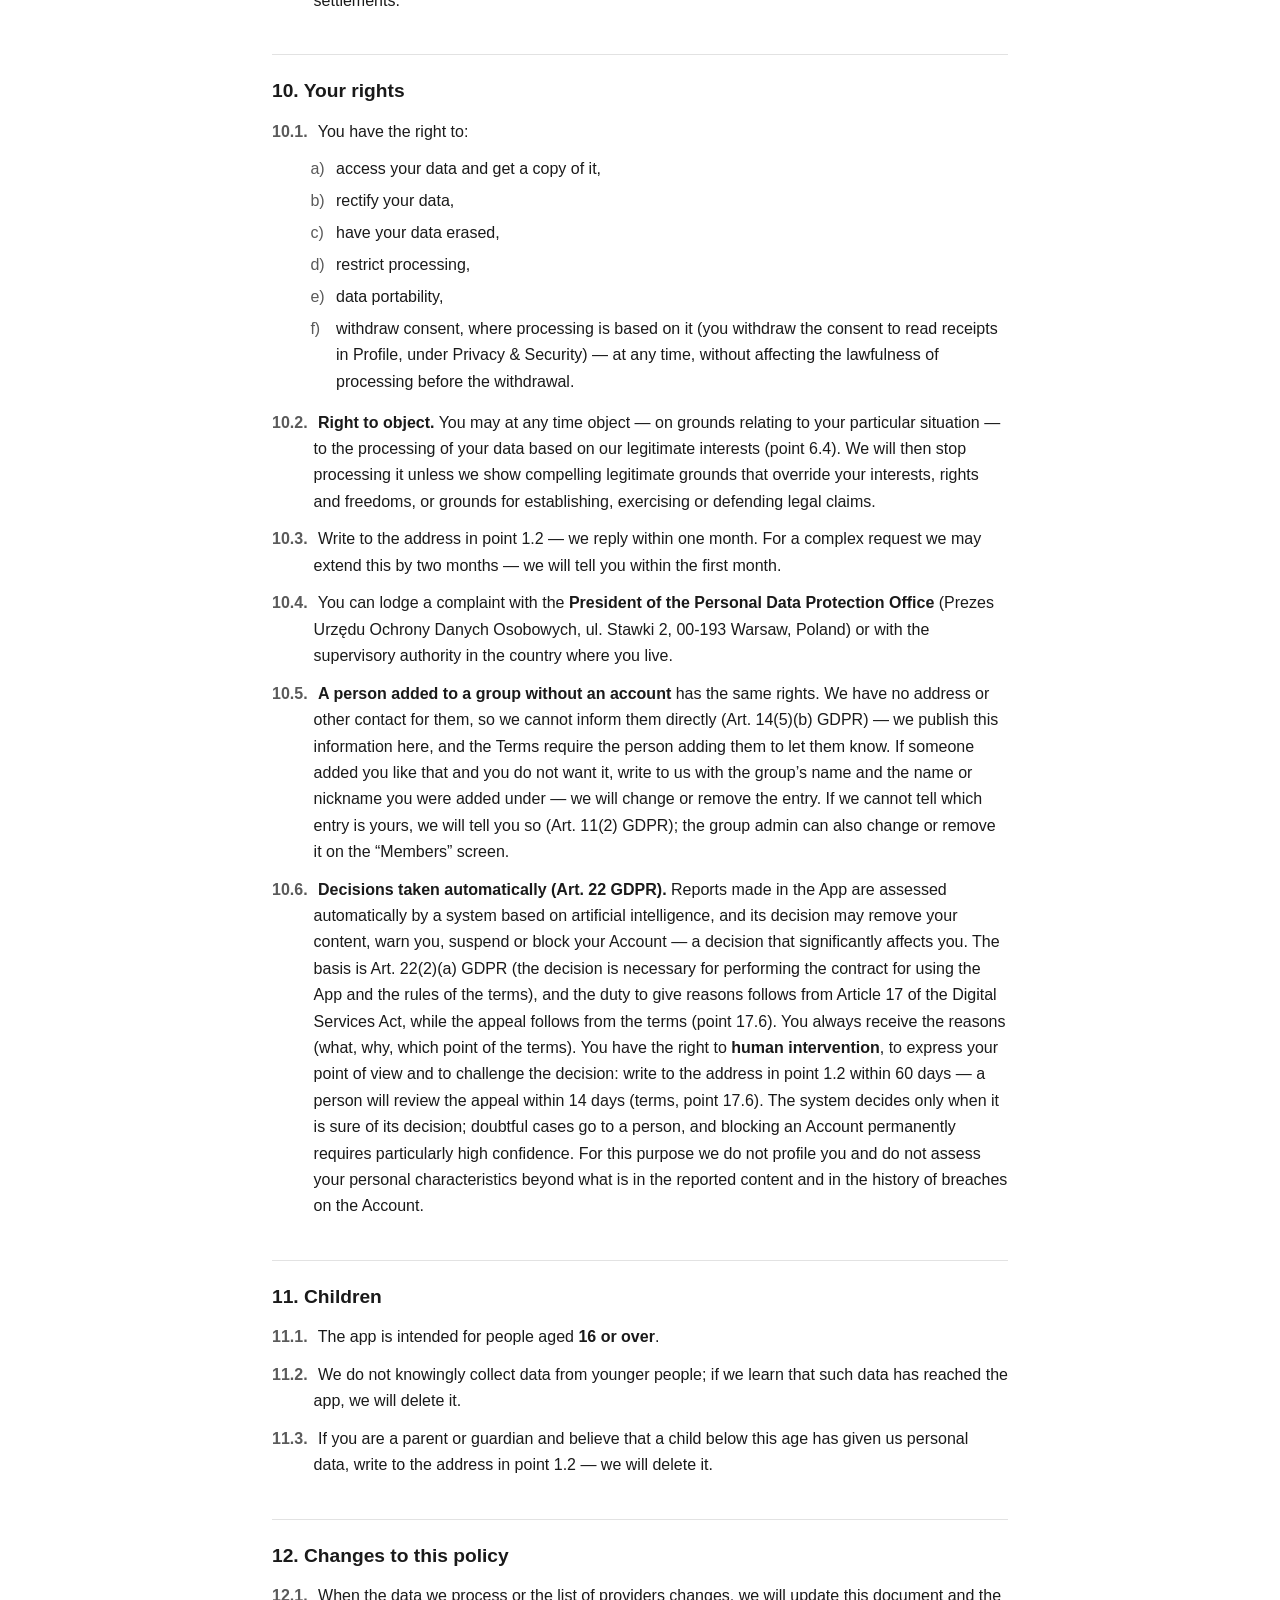
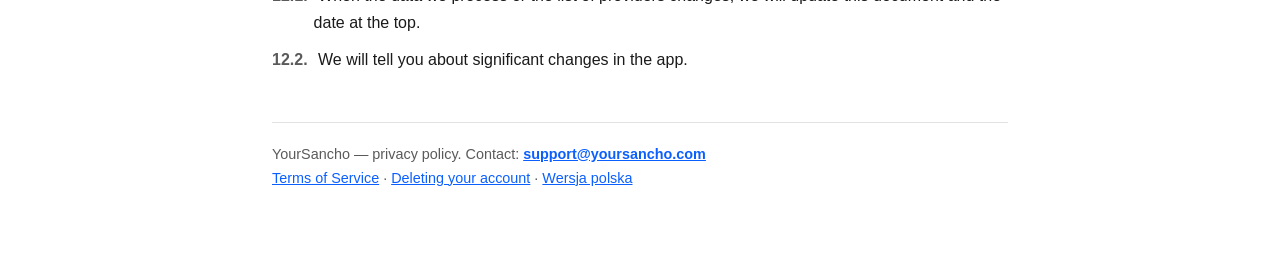
<file: privacy-en.html>
<!doctype html>
<html lang="en">
<head>
<meta charset="utf-8">
<meta name="viewport" content="width=device-width, initial-scale=1">
<title>Privacy Policy — YourSancho</title>
<meta name="description" content="Privacy policy of the YourSancho app: what data we process, why, who we share it with and how long we keep it.">
<link rel="canonical" href="https://arturbaryla.github.io/yoursancho-legal/privacy-en.html">
<link rel="alternate" hreflang="en" href="https://arturbaryla.github.io/yoursancho-legal/privacy-en.html">
<link rel="alternate" hreflang="pl" href="https://arturbaryla.github.io/yoursancho-legal/">
<link rel="alternate" hreflang="x-default" href="https://arturbaryla.github.io/yoursancho-legal/privacy-en.html">
<link rel="stylesheet" href="style.css">
</head>
<body>
<main>

<nav class="langbar" aria-label="Language">
  <a href="privacy-en.html" aria-current="page">English</a>
  <a href="./" hreflang="pl">Polski</a>
</nav>

<h1>Privacy Policy — YourSancho</h1>
<p class="sub">Last updated: 16 November 2026</p>
<p class="docnav">Looking for the rules of using the app? <a href="terms-en.html">Terms of Service</a></p>

<nav class="toc" aria-label="Contents">
<p class="toc-title">Contents</p>
<ol>
  <li><a href="#1-controller">Controller</a></li>
  <li><a href="#2-what-data-we-process">What data we process</a></li>
  <li><a href="#3-what-we-do-not-collect">What we do not collect</a></li>
  <li><a href="#4-who-can-see-your-data">Who can see your data</a></li>
  <li><a href="#5-who-we-share-data-with">Who we share data with</a></li>
  <li><a href="#6-purposes-and-legal-bases">Purposes and legal bases</a></li>
  <li><a href="#7-how-long-we-keep-data">How long we keep data</a></li>
  <li><a href="#8-data-on-your-phone">Data on your phone</a></li>
  <li><a href="#9-deleting-your-account">Deleting your account</a></li>
  <li><a href="#10-your-rights">Your rights</a></li>
  <li><a href="#11-children">Children</a></li>
  <li><a href="#12-changes-to-this-policy">Changes to this policy</a></li>
</ol>
</nav>

<h2 id="1-controller">1. Controller</h2>

<p class="pt" id="p1-1"><span class="no">1.1.</span> The controller of the personal data processed in YourSancho is <strong>Art Technology — Artur Baryła</strong>, ul. Dąbrówki 86 lok. 10, 80-034 Gdańsk, Poland, tax ID (NIP) 5833452622, REGON 522305712 (“we”).</p>

<p class="pt" id="p1-2"><span class="no">1.2.</span> Contact for all data matters: <strong>support@yoursancho.com</strong>.</p>

<p class="pt" id="p1-3"><span class="no">1.3.</span> YourSancho is intended for people in the European Economic Area and Ukraine (Terms of Service, point 1.3).</p>

<h2 id="2-what-data-we-process">2. What data we process</h2>

<div class="table-wrap">
<table>
  <thead>
    <tr><th>Category</th><th>Data</th><th>Where it comes from</th></tr>
  </thead>
  <tbody>
    <tr><td>Account</td><td>E-mail address, tag (the name others see), profile photo, user ID, app language, Revolut tag (if you enter it), version and date of accepting the Terms. When you sign in with Google or Apple, Firebase Authentication also keeps data from that account (e.g. your name)</td><td>From you when you sign up, or from your Google or Apple account if you sign in with it (Apple may pass a hidden relay address instead of your own); the tag — always from you</td></tr>
    <tr><td>Groups</td><td>Name, description, cover, members and their roles, group settings</td><td>From you and the other members</td></tr>
    <tr><td>People without an account</td><td>First name or nickname, and that person’s expenses and balance in the group (no e-mail, photo or other data)</td><td>From the group admin</td></tr>
    <tr><td>Expenses and settlements</td><td>Titles, descriptions, places, dates, amounts, currencies, how costs are split, who paid, who owes whom, repayments</td><td>From you and the other members</td></tr>
    <tr><td>Receipt reading</td><td>Shop name and tax ID, date and time of purchase, currency, amount due, items (names, quantities, prices), who takes which item</td><td>From scanning the receipt; members of the group can later correct the items and the split</td></tr>
    <tr><td>Photos</td><td>Receipt photos, group covers, profile photo</td><td>From the camera or gallery — only the files you choose</td></tr>
    <tr><td>Invitations</td><td>Who invited whom to which group; invite links and who created them</td><td>From the person inviting</td></tr>
    <tr><td>Purchases and tokens</td><td>Plan and its status, purchase and renewal dates, extra token packs, amount and currency, the country of the store account, the store’s purchase ID, store events (purchase, renewal, refund) as RevenueCat sent them, token balance, expiry and use. No card number or other payment details</td><td>From Google Play or the App Store (through RevenueCat); the balance — from our server</td></tr>
    <tr><td>Purchase consent</td><td>Which product (a token pack or a subscription), which version of the text you saw and in which language, when you agreed and — after the purchase — the store’s ID of the payment the consent belongs to</td><td>From you, in the window before the purchase</td></tr>
    <tr><td>Consent to read receipts</td><td>Which version of the text you saw, in which language, exactly how it read and when you agreed; if you withdraw the consent — also when you did</td><td>From you, in the window before the first scan</td></tr>
    <tr><td>E-mails from us</td><td>The text of the messages: purchase confirmation (what you bought, the price, your consent, the seller’s details), subscription renewal, refund, auto-renewal being switched off, the welcome after you create an account, the confirmation that an account was deleted, and the notice after an account is blocked; the time of sending, the provider’s ID of the message. We keep the recipient’s address only until the message is sent</td><td>From us — on the basis of your purchase, your creating an account or our decision</td></tr>
    <tr><td>Push notifications</td><td>Device token, platform, app language and version, notification settings, muted groups</td><td>From your phone, when its system allows the app to send notifications; settings — from you</td></tr>
    <tr><td>Reports and moderation</td><td>Reports (who, what, reason, description, copy of the content or photo), blocks, <strong>decisions taken automatically</strong> (model, confidence and the model’s note in the moderation log), warnings, decisions on reports and messages — sent automatically, with confirmation of reading, kept in the inbox in the App — suspensions (reason, statement of reasons, period)</td><td>From the person reporting or blocking; warnings, decisions and suspensions — from the automated assessment of the report, and on appeal — from the administrator</td></tr>
    <tr><td>Change log</td><td>Who changed the title, description, place, photo or receipt items of an expense, or a group’s name, description or cover, and when — not what it was changed to</td><td>Automatically, when the change is made</td></tr>
    <tr><td>Rate-limit refusals</td><td>Account ID, type of limit, day, number of refused requests, times, path of the last one (no content)</td><td>Automatically, when a limit refuses a request</td></tr>
    <tr><td>Scan counters</td><td>How many failed and free scans there were in the last hour</td><td>Automatically</td></tr>
    <tr><td>Technical data</td><td>Server logs: time, type of operation, account ID, error codes; IP address — in the hosting and sign-in providers’ logs and briefly in our server’s memory, to limit the number of sign-ups from one address (we do not store it in the database)</td><td>Automatically</td></tr>
    <tr><td>Correspondence</td><td>What you write to us and any data you include</td><td>From you</td></tr>
  </tbody>
</table>
</div>

<h2 id="3-what-we-do-not-collect">3. What we do not collect</h2>

<p class="pt" id="p3-1"><span class="no">3.1.</span> We do not collect your location, contacts, call history, list of installed apps or the contents of your gallery. You choose a photo with your phone’s system picker, which gives the app only the file you pick.</p>

<p class="pt" id="p3-2"><span class="no">3.2.</span> We do not see your card number or bank account — payment is processed by the store.</p>

<p class="pt" id="p3-3"><span class="no">3.3.</span> We have no ads, analytics or profiling, and we do not sell data.</p>

<h2 id="4-who-can-see-your-data">4. Who can see your data</h2>

<p class="pt" id="p4-1"><span class="no">4.1.</span> <strong>Members of your groups</strong> see: your tag and profile photo; your Revolut tag, if you entered it; the expenses you added with amounts, descriptions, dates and receipt photos, the receipt reading and its split; your balance in the group.</p>

<p class="pt" id="p4-2"><span class="no">4.2.</span> Members of your groups <strong>do not see</strong> your e-mail address, purchases, subscription, token balance or any change history.</p>

<p class="pt" id="p4-3"><span class="no">4.3.</span> <strong>Other users</strong> can find your tag with the search (after typing at least its first three characters) to invite you to a group. You always choose your tag yourself — we never create it from your e-mail address or any other data. When someone invites you, you see their tag and the group’s name before joining. Nothing else is visible to people outside your groups.</p>

<p class="pt" id="p4-4"><span class="no">4.4.</span> <strong>A person without an account</strong> is visible only to the members of their group. They cannot be found with the search, invited, reported or blocked, and we send them no messages.</p>

<p class="pt" id="p4-5"><span class="no">4.5.</span> <strong>Photos</strong> have no permanent public address. The app downloads them through a link valid for 1 hour; during that time anyone who has the link can download the photo without signing in. Do not pass such links on.</p>

<p class="pt" id="p4-6"><span class="no">4.6.</span> <strong>Before you upload a photo, think about what else is in it.</strong> All members of the group see a receipt photo, including those who join later. Do not photograph it together with documents, cards or account numbers. A receipt may also reveal information about health (e.g. medicines from a pharmacy) or other very personal matters. Do not scan such receipts or add their photos if you do not want the group members to see them and the scanning provider to receive them. Before you scan your first receipt, the app asks for your explicit consent to the photo being processed even when such data is on it (point 6.7).</p>

<p class="pt" id="p4-7"><span class="no">4.7.</span> <strong>Reports, blocks and the change log:</strong> only the app administrator and the system that assesses reports (point 5.5) see a report, and the author is not told who reported — the system does not receive the reporter’s details; only you see your blocks; only the administrator and that system read the change log, to find out who changed a reported item.</p>

<p class="pt" id="p4-8"><span class="no">4.8.</span> <strong>The app administrator</strong> has technical access to the database and photo storage, needed to run the service, and does not look at content except to fix failures, handle reports and meet legal obligations.</p>

<h2 id="5-who-we-share-data-with">5. Who we share data with</h2>

<p class="pt" id="p5-1"><span class="no">5.1.</span> Providers who process data on our behalf:</p>

<div class="table-wrap">
<table>
  <thead>
    <tr><th>Provider</th><th>What it receives</th><th>Why</th><th>Where, and the basis outside the EEA</th></tr>
  </thead>
  <tbody>
    <tr><td>DigitalOcean, LLC (App Platform, PostgreSQL database, Spaces)</td><td>All app data and photos</td><td>Server, database, files</td><td>We store data in a data centre in Frankfurt (EU). DigitalOcean is a US company: access from the USA (support, maintenance), backups and network protection at its providers may mean a transfer outside the EEA — based on the EU-US Data Privacy Framework (a Commission decision finding an adequate level of protection), or, should it cease to apply, standard contractual clauses</td></tr>
    <tr><td>Cloudflare (as DigitalOcean’s provider)</td><td>All traffic between the app and the server — decrypted at the edge of Cloudflare’s network so that it can reach the server — and the IP address</td><td>Delivering traffic and protecting the network</td><td>USA and Cloudflare’s global network — under DigitalOcean’s data processing agreement (Data Privacy Framework, with standard contractual clauses as a fallback)</td></tr>
    <tr><td>Google (Firebase Authentication)</td><td>E-mail, password (as a hash), Google or Apple profile data, the IP address and browser or device data at sign-in (IP kept for a few weeks)</td><td>Sign-in, e-mail confirmation</td><td>USA — Data Privacy Framework, with standard contractual clauses as a fallback</td></tr>
    <tr><td>Google (Firebase Cloud Messaging), Apple (Push Notification service)</td><td>Device token and the notification text (group name, the person’s name, expense description or new member’s name; no amounts)</td><td>Notifications</td><td>USA — Google: Data Privacy Framework, with standard contractual clauses as a fallback; Apple: under the Apple Developer Program agreement</td></tr>
    <tr><td>Anthropic Ireland, Limited (Ireland), using Anthropic, PBC and infrastructure in the USA</td><td>The receipt photo and the chosen reading language, only at the moment of scanning; <strong>the reported content</strong> (the text, a copy of the photo, the reason and description from the reporter — without the reporter’s details — and the number of earlier warnings and suspensions of the possible authors), only at the moment a report is assessed</td><td>Reading the shop, items and amounts; <strong>assessing reports of breaches</strong></td><td>Data goes to the USA — standard contractual clauses (Anthropic’s data processing addendum). Anthropic may not train models on this data. It deletes it within 30 days, unless its automated safety systems flag it as breaching its usage policy — then it keeps it for up to 2 years</td></tr>
    <tr><td>RevenueCat, Inc.</td><td>User ID, purchases and subscription, technical request data (including IP address)</td><td>Verifying purchases, managing the subscription</td><td>USA — data processing addendum with standard contractual clauses</td></tr>
    <tr><td>OVH Sp. z o.o., Wrocław, Poland (OVHcloud — e-mail on the yoursancho.com domain)</td><td>Correspondence with us</td><td>Handling requests, complaints and data protection requests</td><td>In Europe — OVHcloud’s data processing agreement (part of the service contract)</td></tr>
    <tr><td>Scaleway SAS (France) — Transactional Email</td><td>The account’s e-mail address and the text of messages from us (purchase confirmation, renewal and refund, welcome, auto-renewal switched off, confirmation of account deletion, notice after an account is blocked), at the moment of sending</td><td>Sending those messages</td><td>In the EU — Scaleway’s data processing agreement (part of the service contract)</td></tr>
    <tr><td>Telegram</td><td>An alert to us about a new report: its number, type and reason, with no content and no personal details</td><td>Fast moderation</td><td>Outside the EEA — the data does not let anyone but us identify who the report is about</td></tr>
  </tbody>
</table>
</div>

<p class="pt" id="p5-2"><span class="no">5.2.</span> We will send you a copy of the data processing agreement or the contractual clauses on request to the address in point 1.2.</p>

<p class="pt" id="p5-3"><span class="no">5.3.</span> <strong>Google Play and the Apple App Store</strong> process payments as <strong>independent controllers</strong> — on their own terms and under their own privacy policies. We receive from them (through RevenueCat) only information about the purchase. Likewise, <strong>Apple, when you sign in with Apple</strong>, acts as the independent controller of your Apple account; it passes us only your name and e-mail address (or a relay address).</p>

<p class="pt" id="p5-4"><span class="no">5.4.</span> <strong>Scanning sends the receipt photo to Anthropic</strong> — only after your consent, which we ask for before the first scan (point 6.7). If you do not want the photo to leave our server, do not use scanning and enter the items by hand.</p>

<p class="pt" id="p5-5"><span class="no">5.5.</span> <strong>Assessing reports sends the reported content to Anthropic.</strong> When somebody reports content, a system based on artificial intelligence (the Claude model) assesses the report: it receives the reported text and — for a photo — a copy of it, the reason and description from the reporter, without the reporter’s name or account, and, about the people who may be the author: their role, how many times they changed the reported item and how many earlier warnings and suspensions they had — without names or identifiers. If somebody reports your content, this assessment takes place without your consent (basis: point 6.2); you can challenge the decision (point 10.6).</p>

<p class="pt" id="p5-6"><span class="no">5.6.</span> <strong>Public authorities:</strong> we pass data to courts, prosecutors, the police and other authorities only where the law requires it. We notify law enforcement of content suggesting a crime that threatens life or safety (Article 18 of the Digital Services Act).</p>

<h2 id="6-purposes-and-legal-bases">6. Purposes and legal bases</h2>

<p class="pt" id="p6-1"><span class="no">6.1.</span> <strong>Performance of a contract (Art. 6(1)(b) GDPR)</strong> — account, groups, invitations and tag search, expenses, receipt reading and balances; purchases and tokens, including the e-mails about a purchase, a subscription renewal, a refund and auto-renewal being switched off, the welcome after you create an account (information about your starting tokens, no advertising), the confirmation that an account was deleted and the e-mail about cancelling a subscription after an account is blocked; a copy of data on your phone for working offline; push notifications about events in your groups — a service you switch on and off in your phone’s settings and in the app (Profile → Notifications).</p>

<p class="pt" id="p6-2"><span class="no">6.2.</span> <strong>Legal obligation (Art. 6(1)(c) GDPR)</strong> — records of settlements with the stores (Google, Apple) for tax and accounting; replying to data protection requests and complaints (Article 7a of the Polish Consumer Rights Act); confirming a contract of purchase on a durable medium, that is by e-mail (Article 21(1) of the Polish Consumer Rights Act); handling notices about content and giving reasons for moderation decisions (Articles 16 and 17 of the Digital Services Act).</p>

<p class="pt" id="p6-3"><span class="no">6.3.</span> <strong>Push notifications.</strong> We store the device token when your phone’s system allows the app to send notifications (on newer phones — after you allow it in the system dialog; on Android 12 and older, notifications are on by default). If you turn them off in the phone, we delete the token the next time the app starts.</p>

<p class="pt" id="p6-4"><span class="no">6.4.</span> <strong>Legitimate interests (Art. 6(1)(f) GDPR):</strong></p>

<ol class="alpha">
  <li>the name of a person without an account — so the group can settle up with them,</li>
  <li>server logs, the IP address at sign-up and rate-limit refusals — security, diagnosing failures, protection against overload and mass account creation,</li>
  <li>scan counters — protection against abuse of a paid feature,</li>
  <li>blocks, warnings, suspensions and the change log — protecting users from content and behaviour that break the Terms,</li>
  <li>correspondence — handling matters and defending against claims,</li>
  <li>expenses, splits and receipt photos that stay in a group after you leave it or delete your account — so that the other members’ settlements stay correct,</li>
  <li>purchase data linked to the account — handling refunds and complaints, and defending against claims,</li>
  <li>the version and date of accepting the Terms — proof of the contract and defence against claims,</li>
  <li>consent to a purchase — proof that, before buying, you acknowledged that the Tokens are added to your Account at once and that from then on you lose the right to withdraw from the contract (Terms, section 14), and defence against claims. This is a consent under consumer law, not a GDPR consent — the basis for processing is our legitimate interest.</li>
</ol>

<p class="pt" id="p6-5"><span class="no">6.5.</span> To create an account we need an e-mail address (or a Google or Apple account) and a tag — without them we cannot conclude the contract. A profile photo, a Revolut tag, receipt photos and notifications are optional.</p>

<p class="pt" id="p6-6"><span class="no">6.6.</span> <strong>Apart from assessing reports (point 10.6), we make no decisions based solely on automated processing</strong> that have legal effects on you or similarly significantly affect you (Art. 22 GDPR). The model reading a receipt only fills in fields that you can always correct.</p>

<p class="pt" id="p6-7"><span class="no">6.7.</span> <strong>Consent (Art. 6(1)(a) and Art. 9(2)(a) GDPR).</strong> Scanning a receipt needs your explicit consent, which you give in the window before the first scan by tapping “I agree and scan”. The AI model of the provider (Anthropic) then reads the receipt photo even when the receipt shows health data, e.g. medicines from a pharmacy — we do not look for such data and do not analyse it. We record which version of the text you saw, in which language, exactly how it read and when you agreed (point 2). The consent is voluntary: without it you cannot use scanning, but you can use the rest of the app, and you can add the expense by hand. You can withdraw it at any time in Profile, under Privacy &amp; Security; at the next scan we ask again. Withdrawing does not affect the lawfulness of processing before it and does not remove photos or items already added to expenses — you remove them in the expense. We keep the record of the consent until the account is deleted (point 7).</p>

<h2 id="7-how-long-we-keep-data">7. How long we keep data</h2>

<div class="table-wrap">
<table>
  <thead>
    <tr><th>Data</th><th>How long</th></tr>
  </thead>
  <tbody>
    <tr><td>Account (e-mail, tag, photo, Revolut tag, language)</td><td>Until the account is deleted</td></tr>
    <tr><td>Expenses, settlements, receipt readings and photos</td><td>As long as the expense or group exists; after your account is deleted they stay under an ID that carries no data (section 9)</td></tr>
    <tr><td>Person without an account</td><td>Until removed from the group or the group is deleted; if they appear in expenses, they stay there as “inactive” and disappear with the group</td></tr>
    <tr><td>Invitations</td><td>Accepted and declined — deleted at once; unanswered — 90 days; invite links — 30 days after they expire or are revoked</td></tr>
    <tr><td>Purchases and tokens</td><td>6 years from the end of the year of purchase (token pools that can still be used, longer); after account deletion — under an ID that carries no data, together with the store’s purchase ID</td></tr>
    <tr><td>Purchase consent</td><td>Like the purchase data: 6 years from the end of the year of purchase; a consent that no purchase followed — 30 days</td></tr>
    <tr><td>Consent to read receipts</td><td>Until the account is deleted</td></tr>
    <tr><td>E-mails from us</td><td>Purchase confirmations, renewals and refunds — like the purchase data (6 years from the end of the year of purchase); notices after an account is blocked — 2 years; the welcome, the notice that auto-renewal was switched off and the confirmation of account deletion — 90 days; we delete the recipient’s address once the message is sent</td></tr>
    <tr><td>Device token</td><td>Until you sign out, turn notifications off in the phone or delete the account; also when the notification provider reports it invalid</td></tr>
    <tr><td>Notification settings, muted groups</td><td>Until the account is deleted</td></tr>
    <tr><td>Blocks</td><td>Until you lift them or delete the account</td></tr>
    <tr><td>Reports with a copy of the content or photo</td><td>Until the report is closed and 90 days after; a report passed to law enforcement — until the case ends</td></tr>
    <tr><td>Warnings, messages from the moderator, suspensions</td><td>2 years from sending or from the end of the suspension; an indefinite suspension — while it lasts</td></tr>
    <tr><td>Change log</td><td>As long as the expense or group exists, at most 180 days; longer only for a report that is still kept</td></tr>
    <tr><td>Rate-limit refusals</td><td>180 days</td></tr>
    <tr><td>Scan counters and the IP address at sign-up</td><td>Only in the server’s memory, for a short time (scan counters — up to an hour)</td></tr>
    <tr><td>Server logs</td><td>Up to 90 days</td></tr>
    <tr><td>Correspondence</td><td>2 years from closing the matter</td></tr>
    <tr><td>Backups</td><td>Database: restore copies from the last 7 days — deleted data disappears from them within that time. At providers: sign-in (Google) — up to 180 days, scanning (Anthropic) — 30 days, or up to 2 years if flagged for breaching its usage policy</td></tr>
  </tbody>
</table>
</div>

<h2 id="8-data-on-your-phone">8. Data on your phone</h2>

<p class="pt" id="p8-1"><span class="no">8.1.</span> The app keeps a copy of your groups’ data on your phone so that it works offline, and a cache of photos.</p>

<p class="pt" id="p8-2"><span class="no">8.2.</span> This copy is <strong>not included in backups</strong> — neither Google’s on Android nor iCloud and Finder on an iPhone.</p>

<p class="pt" id="p8-3"><span class="no">8.3.</span> When you sign out, the app removes it from the phone.</p>

<h2 id="9-deleting-your-account">9. Deleting your account</h2>

<p class="pt" id="p9-1"><span class="no">9.1.</span> You delete your account <strong>in the app</strong> (Profile → Delete account) or <strong>by e-mail</strong> — write to the address in point 1.2 from the e-mail address of the account; we carry out such requests within 30 days.</p>

<p class="pt" id="p9-2"><span class="no">9.2.</span> <strong>Deleted at once:</strong> e-mail address (from the account; a copy needed only to send you the confirmation that the account was deleted is removed once it is sent, after 24 hours at the latest); tag (replaced with an ID that carries no data); profile photo (if it was reported, the copy stays with the report — section 7); Revolut tag; language; device tokens, notification settings and muted groups; the sign-in account.</p>

<p class="pt" id="p9-3"><span class="no">9.3.</span> <strong>Stays in your groups:</strong> the expenses, splits, settlements and receipt photos you added; people without an account you added; your ID in the change log (at most 180 days). We detach them from your account and e-mail address and replace you with an ID that carries no data. This is not full anonymisation: group members may remember who added an expense, and descriptions and photos may point to you. You can object or ask us to delete particular entries (point 9.6).</p>

<p class="pt" id="p9-4"><span class="no">9.4.</span> <strong>Stays outside your groups</strong> (under the rules in section 7): reports, warnings and suspensions concerning the account, and purchase data, consents to purchases and purchase confirmations under an ID that carries no data (together with the store’s purchase ID). RevenueCat keeps a customer record with that ID — at your request we will delete it there too.</p>

<p class="pt" id="p9-5"><span class="no">9.5.</span> <strong>Deleting your account does not cancel your subscription.</strong> Cancel it in Google Play (Payments &amp; subscriptions → Subscriptions) or on an iPhone (Settings → your name → Subscriptions), otherwise you will keep being charged. Unused tokens are lost together with the account.</p>

<p class="pt" id="p9-6"><span class="no">9.6.</span> <strong>Why expenses stay:</strong> they are part of other people’s shared settlement — deleting them would break the balances of people who had nothing to do with your decision. If you want them deleted as well, write to us — we will look at it individually and tell you how it would affect the others’ settlements.</p>

<h2 id="10-your-rights">10. Your rights</h2>

<p class="pt" id="p10-1"><span class="no">10.1.</span> You have the right to:</p>

<ol class="alpha">
  <li>access your data and get a copy of it,</li>
  <li>rectify your data,</li>
  <li>have your data erased,</li>
  <li>restrict processing,</li>
  <li>data portability,</li>
  <li>withdraw consent, where processing is based on it (you withdraw the consent to read receipts in Profile, under Privacy &amp; Security) — at any time, without affecting the lawfulness of processing before the withdrawal.</li>
</ol>

<p class="pt" id="p10-2"><span class="no">10.2.</span> <strong>Right to object.</strong> You may at any time object — on grounds relating to your particular situation — to the processing of your data based on our legitimate interests (point 6.4). We will then stop processing it unless we show compelling legitimate grounds that override your interests, rights and freedoms, or grounds for establishing, exercising or defending legal claims.</p>

<p class="pt" id="p10-3"><span class="no">10.3.</span> Write to the address in point 1.2 — we reply within one month. For a complex request we may extend this by two months — we will tell you within the first month.</p>

<p class="pt" id="p10-4"><span class="no">10.4.</span> You can lodge a complaint with the <strong>President of the Personal Data Protection Office</strong> (Prezes Urzędu Ochrony Danych Osobowych, ul. Stawki 2, 00-193 Warsaw, Poland) or with the supervisory authority in the country where you live.</p>

<p class="pt" id="p10-5"><span class="no">10.5.</span> <strong>A person added to a group without an account</strong> has the same rights. We have no address or other contact for them, so we cannot inform them directly (Art. 14(5)(b) GDPR) — we publish this information here, and the Terms require the person adding them to let them know. If someone added you like that and you do not want it, write to us with the group’s name and the name or nickname you were added under — we will change or remove the entry. If we cannot tell which entry is yours, we will tell you so (Art. 11(2) GDPR); the group admin can also change or remove it on the “Members” screen.</p>

<p class="pt" id="p10-6"><span class="no">10.6.</span> <strong>Decisions taken automatically (Art. 22 GDPR).</strong> Reports made in the App are assessed automatically by a system based on artificial intelligence, and its decision may remove your content, warn you, suspend or block your Account — a decision that significantly affects you. The basis is Art. 22(2)(a) GDPR (the decision is necessary for performing the contract for using the App and the rules of the terms), and the duty to give reasons follows from Article 17 of the Digital Services Act, while the appeal follows from the terms (point 17.6). You always receive the reasons (what, why, which point of the terms). You have the right to <strong>human intervention</strong>, to express your point of view and to challenge the decision: write to the address in point 1.2 within 60 days — a person will review the appeal within 14 days (terms, point 17.6). The system decides only when it is sure of its decision; doubtful cases go to a person, and blocking an Account permanently requires particularly high confidence. For this purpose we do not profile you and do not assess your personal characteristics beyond what is in the reported content and in the history of breaches on the Account.</p>

<h2 id="11-children">11. Children</h2>

<p class="pt" id="p11-1"><span class="no">11.1.</span> The app is intended for people aged <strong>16 or over</strong>.</p>

<p class="pt" id="p11-2"><span class="no">11.2.</span> We do not knowingly collect data from younger people; if we learn that such data has reached the app, we will delete it.</p>

<p class="pt" id="p11-3"><span class="no">11.3.</span> If you are a parent or guardian and believe that a child below this age has given us personal data, write to the address in point 1.2 — we will delete it.</p>

<h2 id="12-changes-to-this-policy">12. Changes to this policy</h2>

<p class="pt" id="p12-1"><span class="no">12.1.</span> When the data we process or the list of providers changes, we will update this document and the date at the top.</p>

<p class="pt" id="p12-2"><span class="no">12.2.</span> We will tell you about significant changes in the app.</p>

<footer>
  YourSancho — privacy policy. Contact: <strong><a href="mailto:support@yoursancho.com">support@yoursancho.com</a></strong><br>
  <a href="terms-en.html">Terms of Service</a> · <a href="deletion-en.html">Deleting your account</a> · <a href="./">Wersja polska</a>
</footer>

</main>
</body>
</html>
</file>
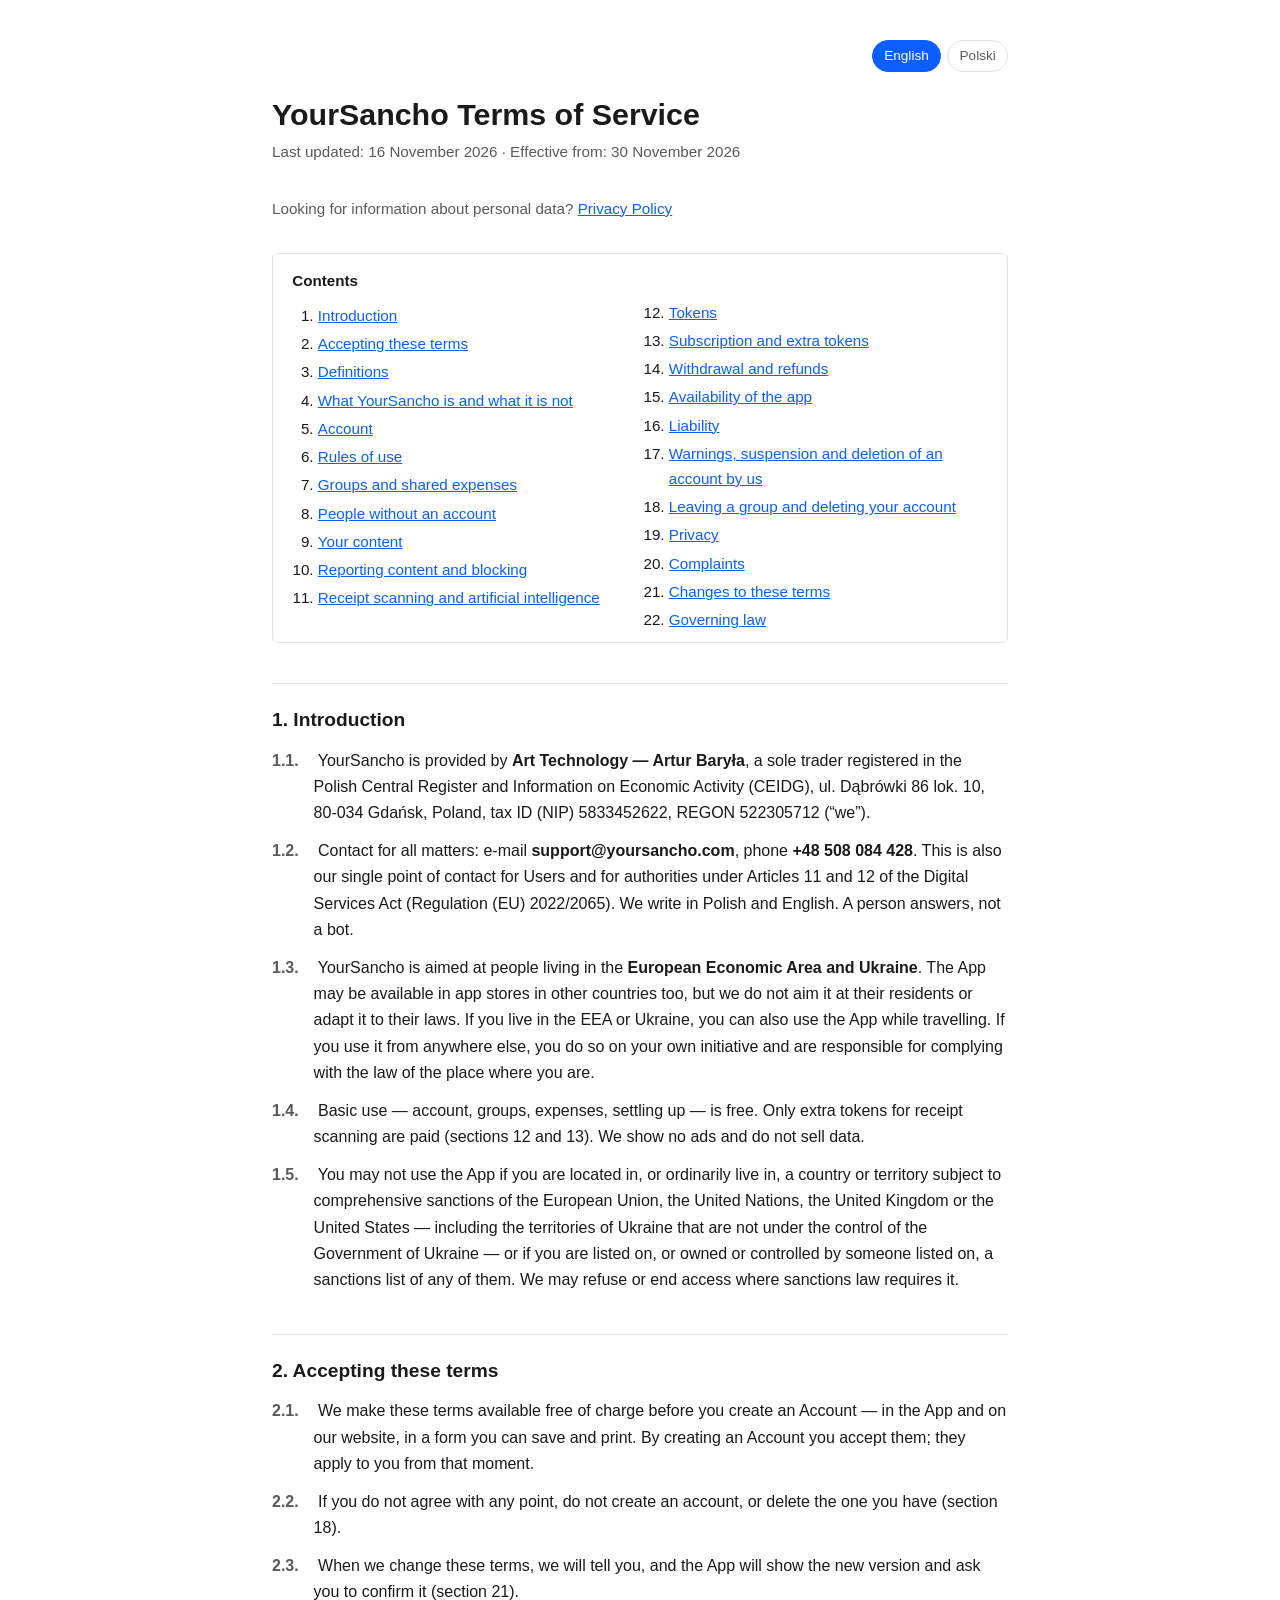
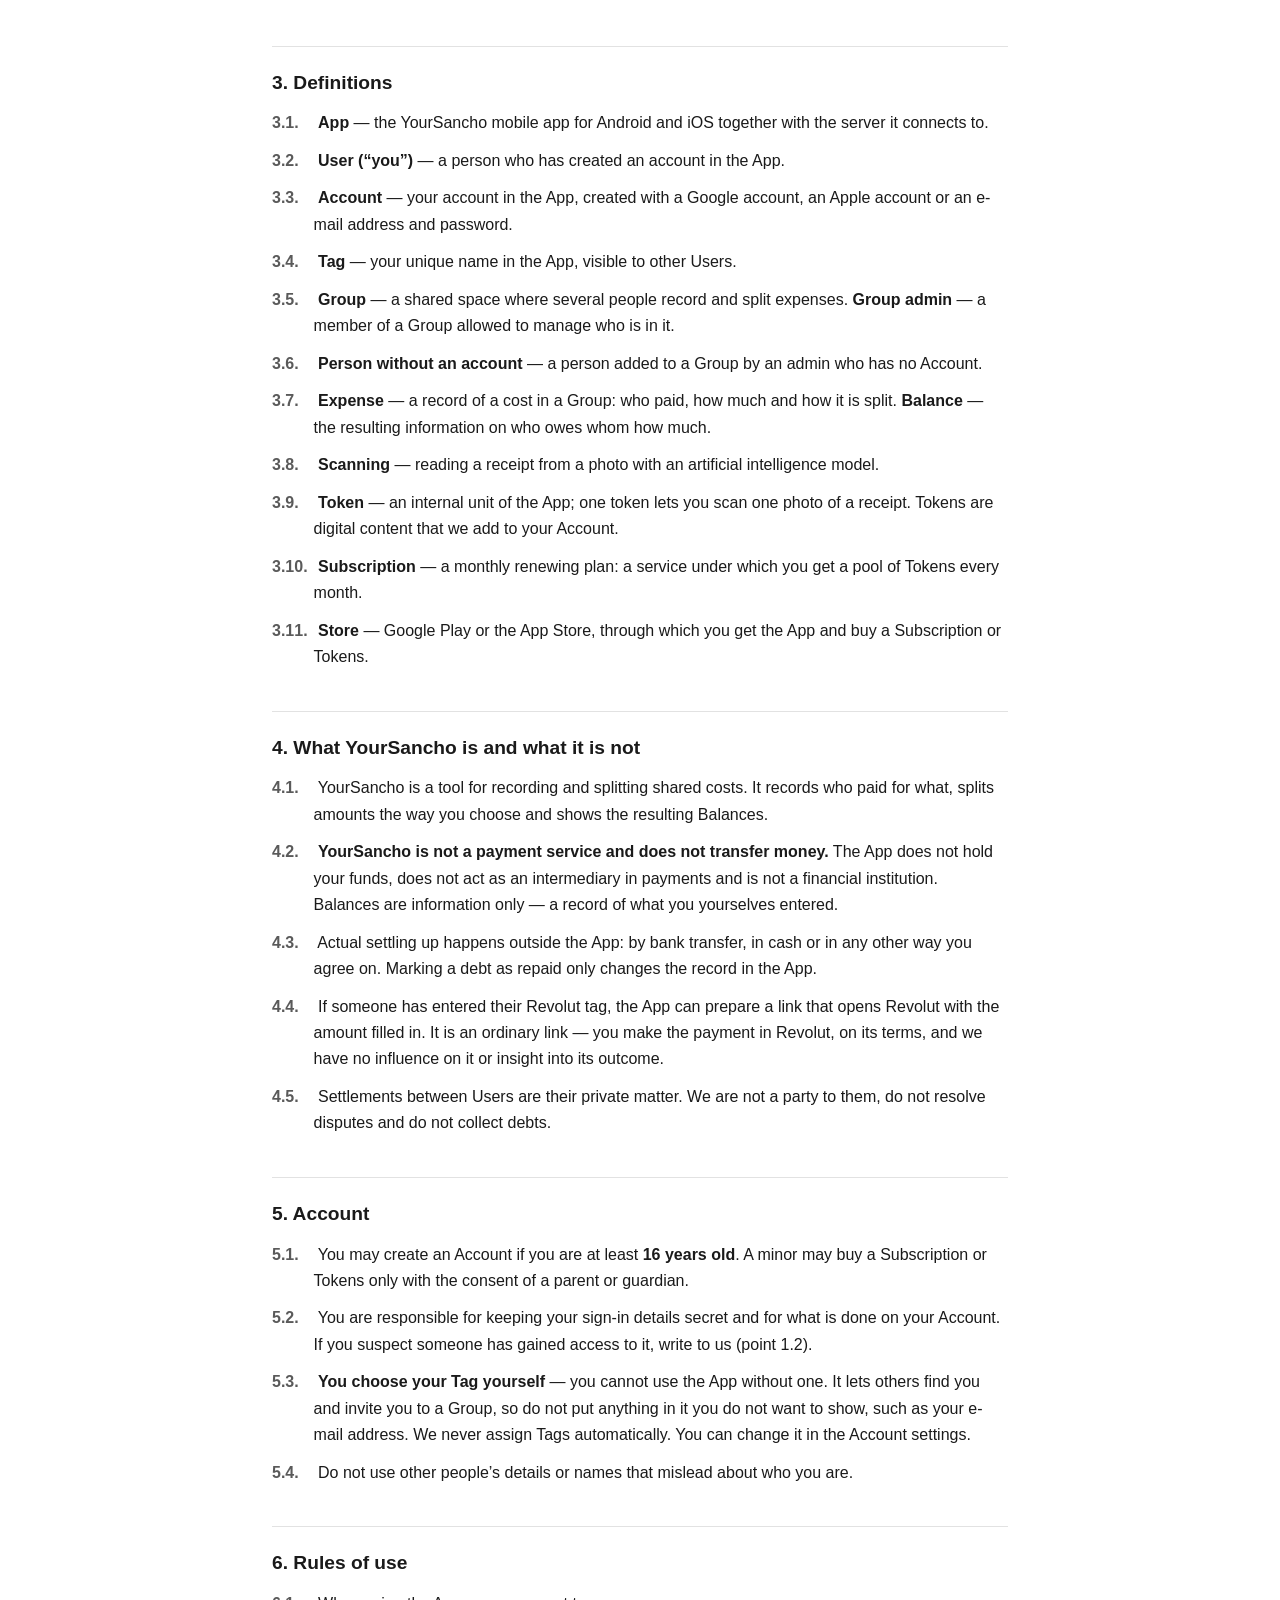
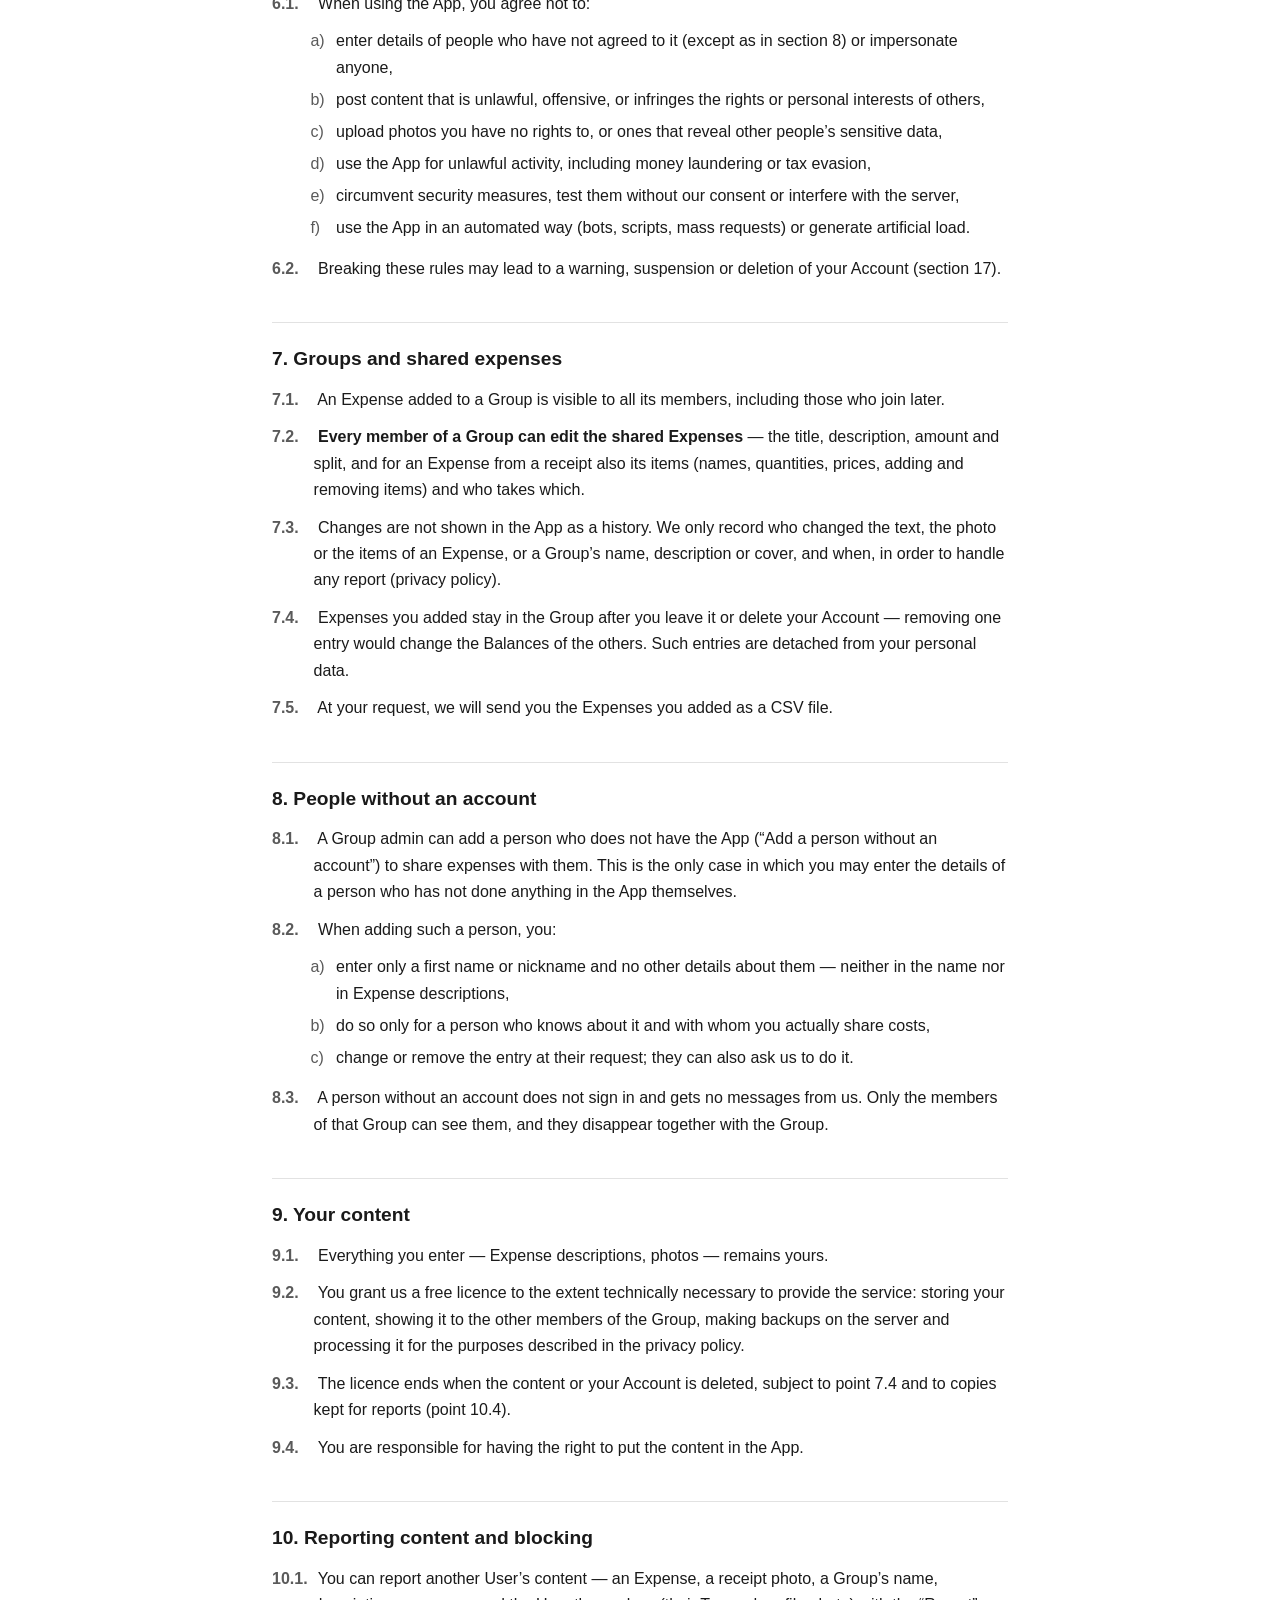
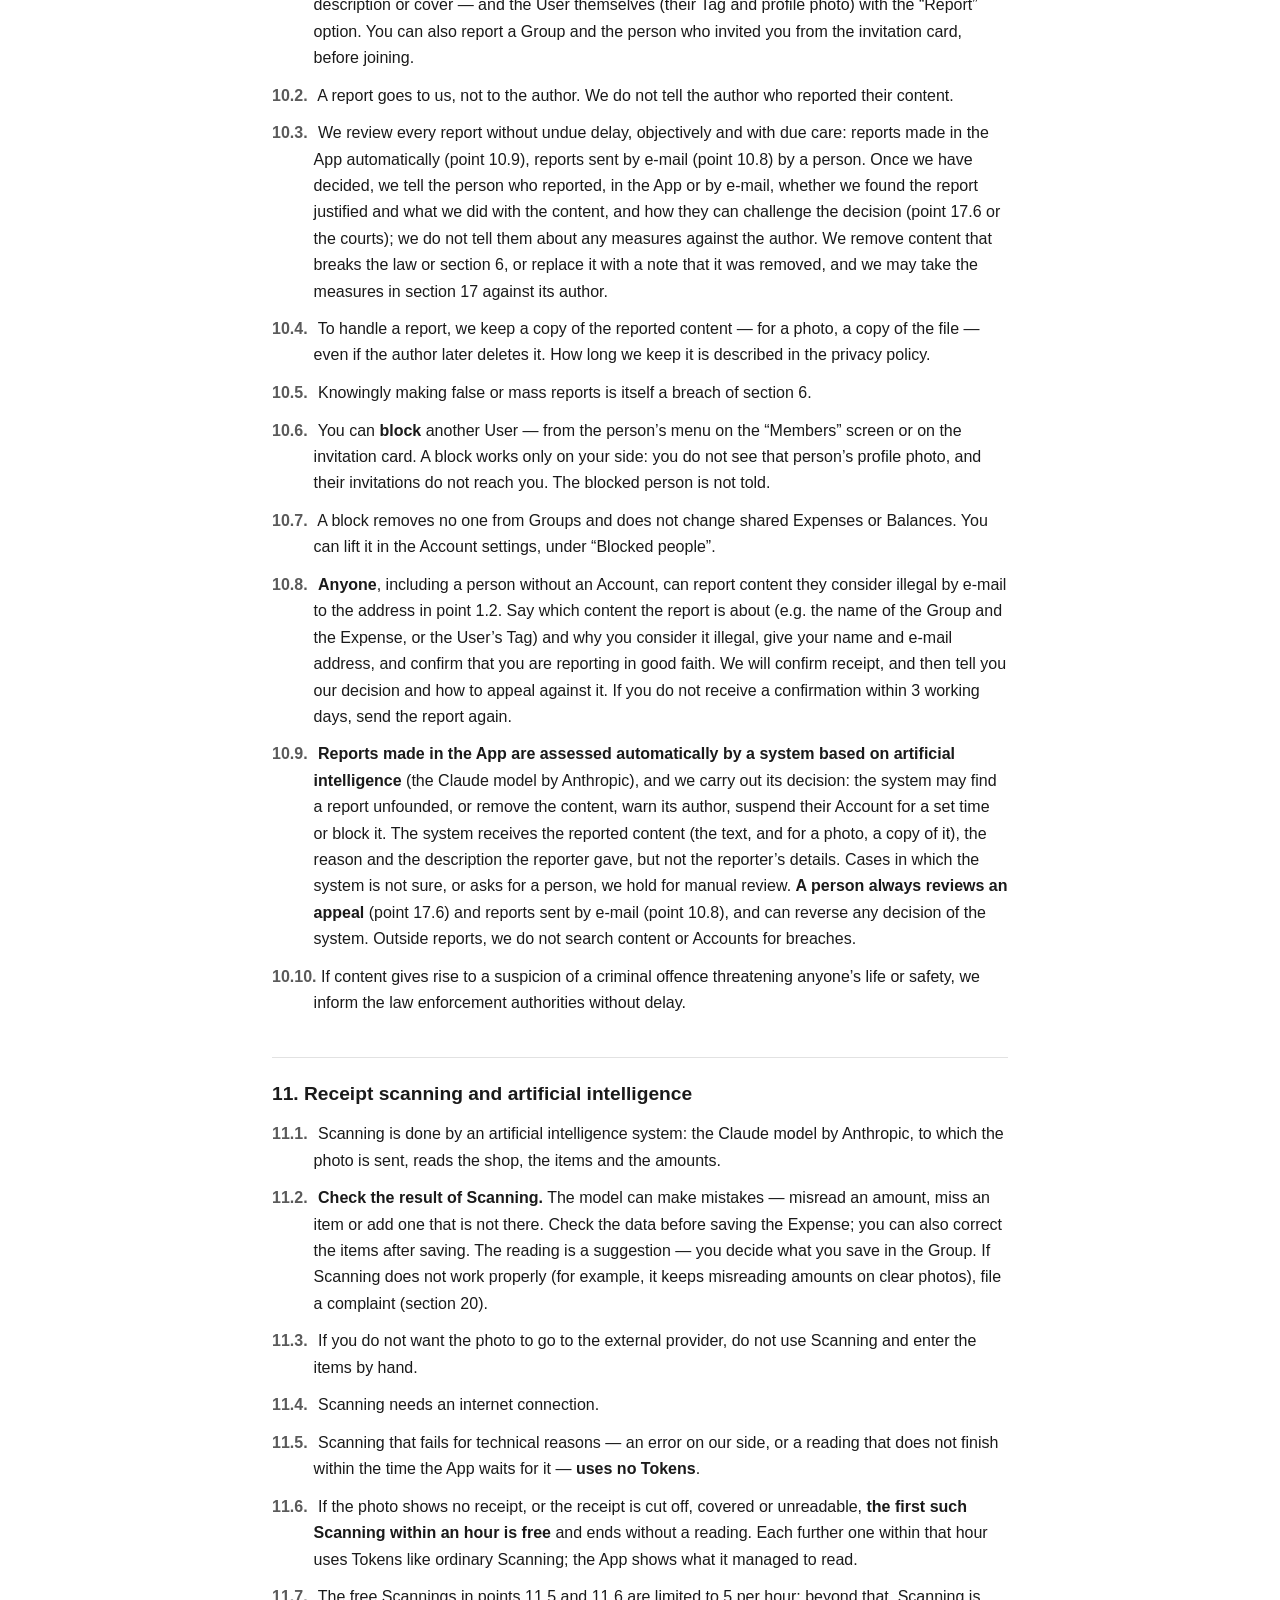
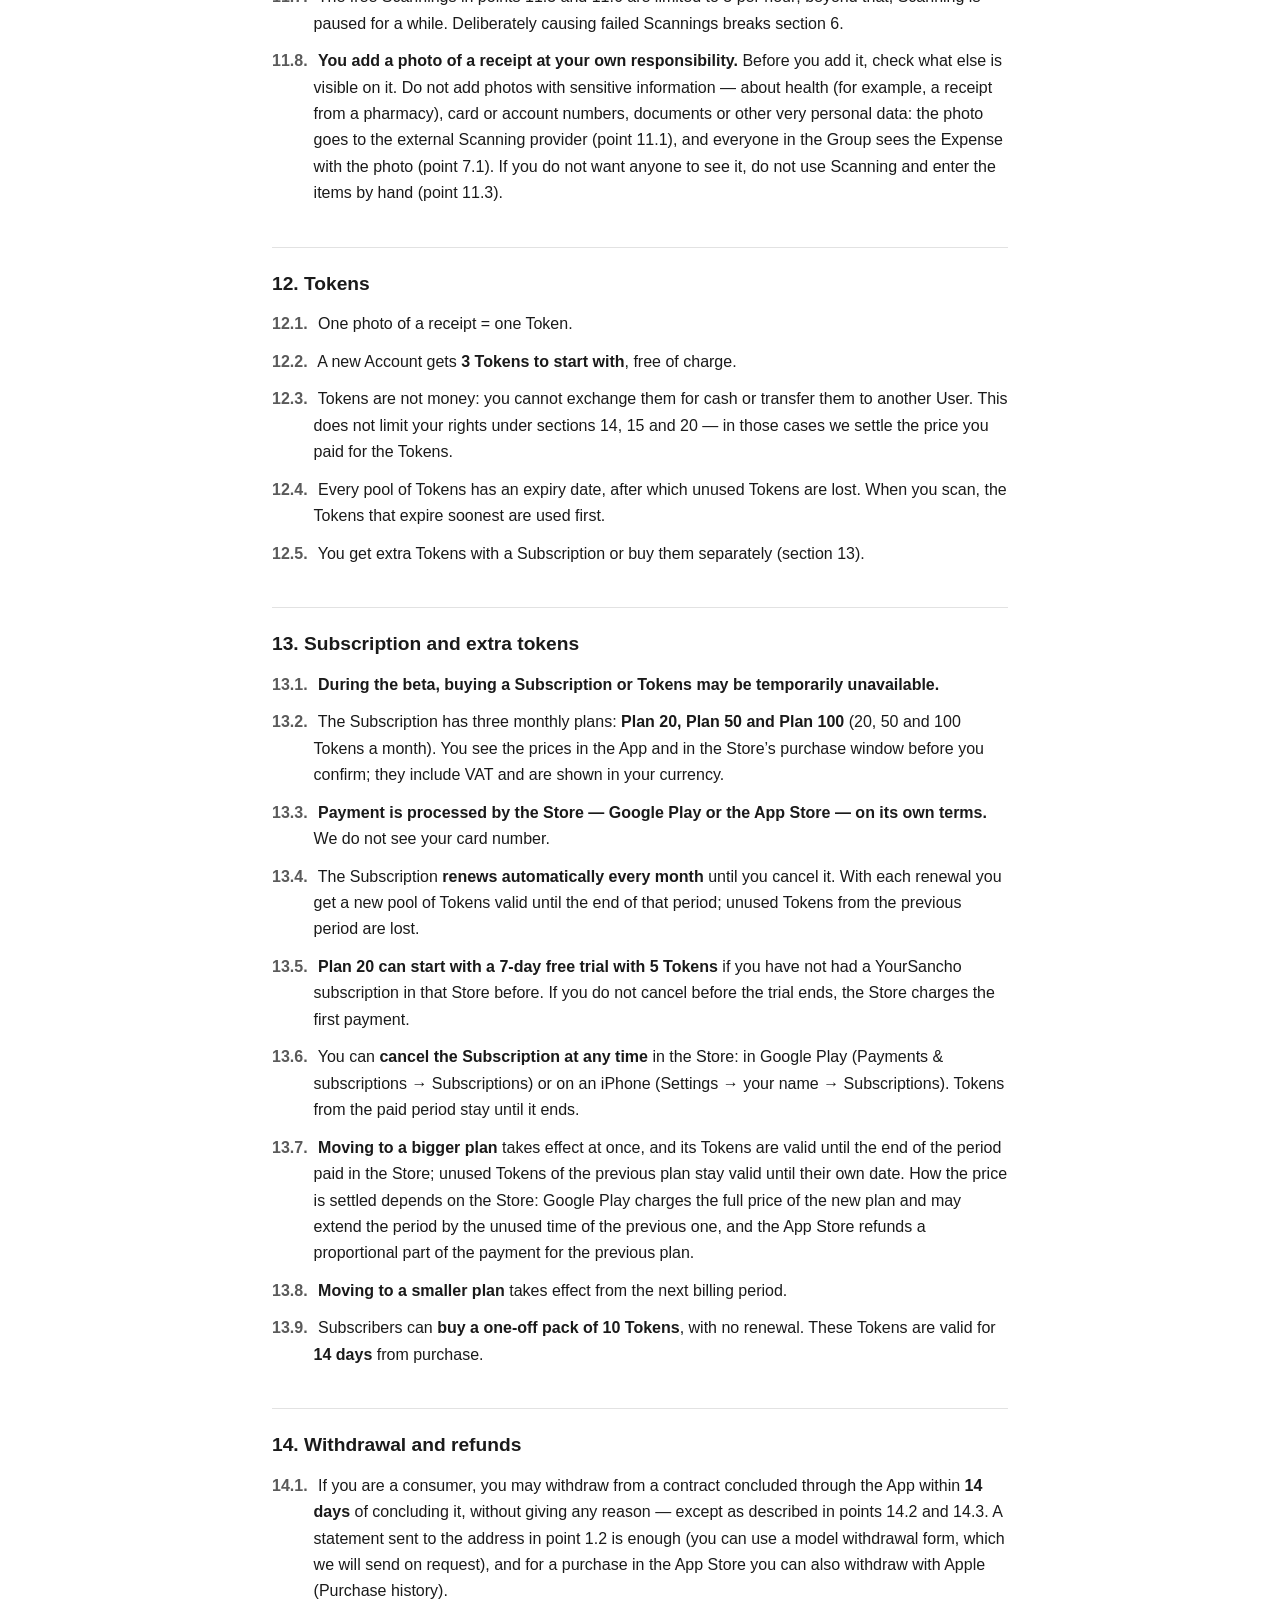
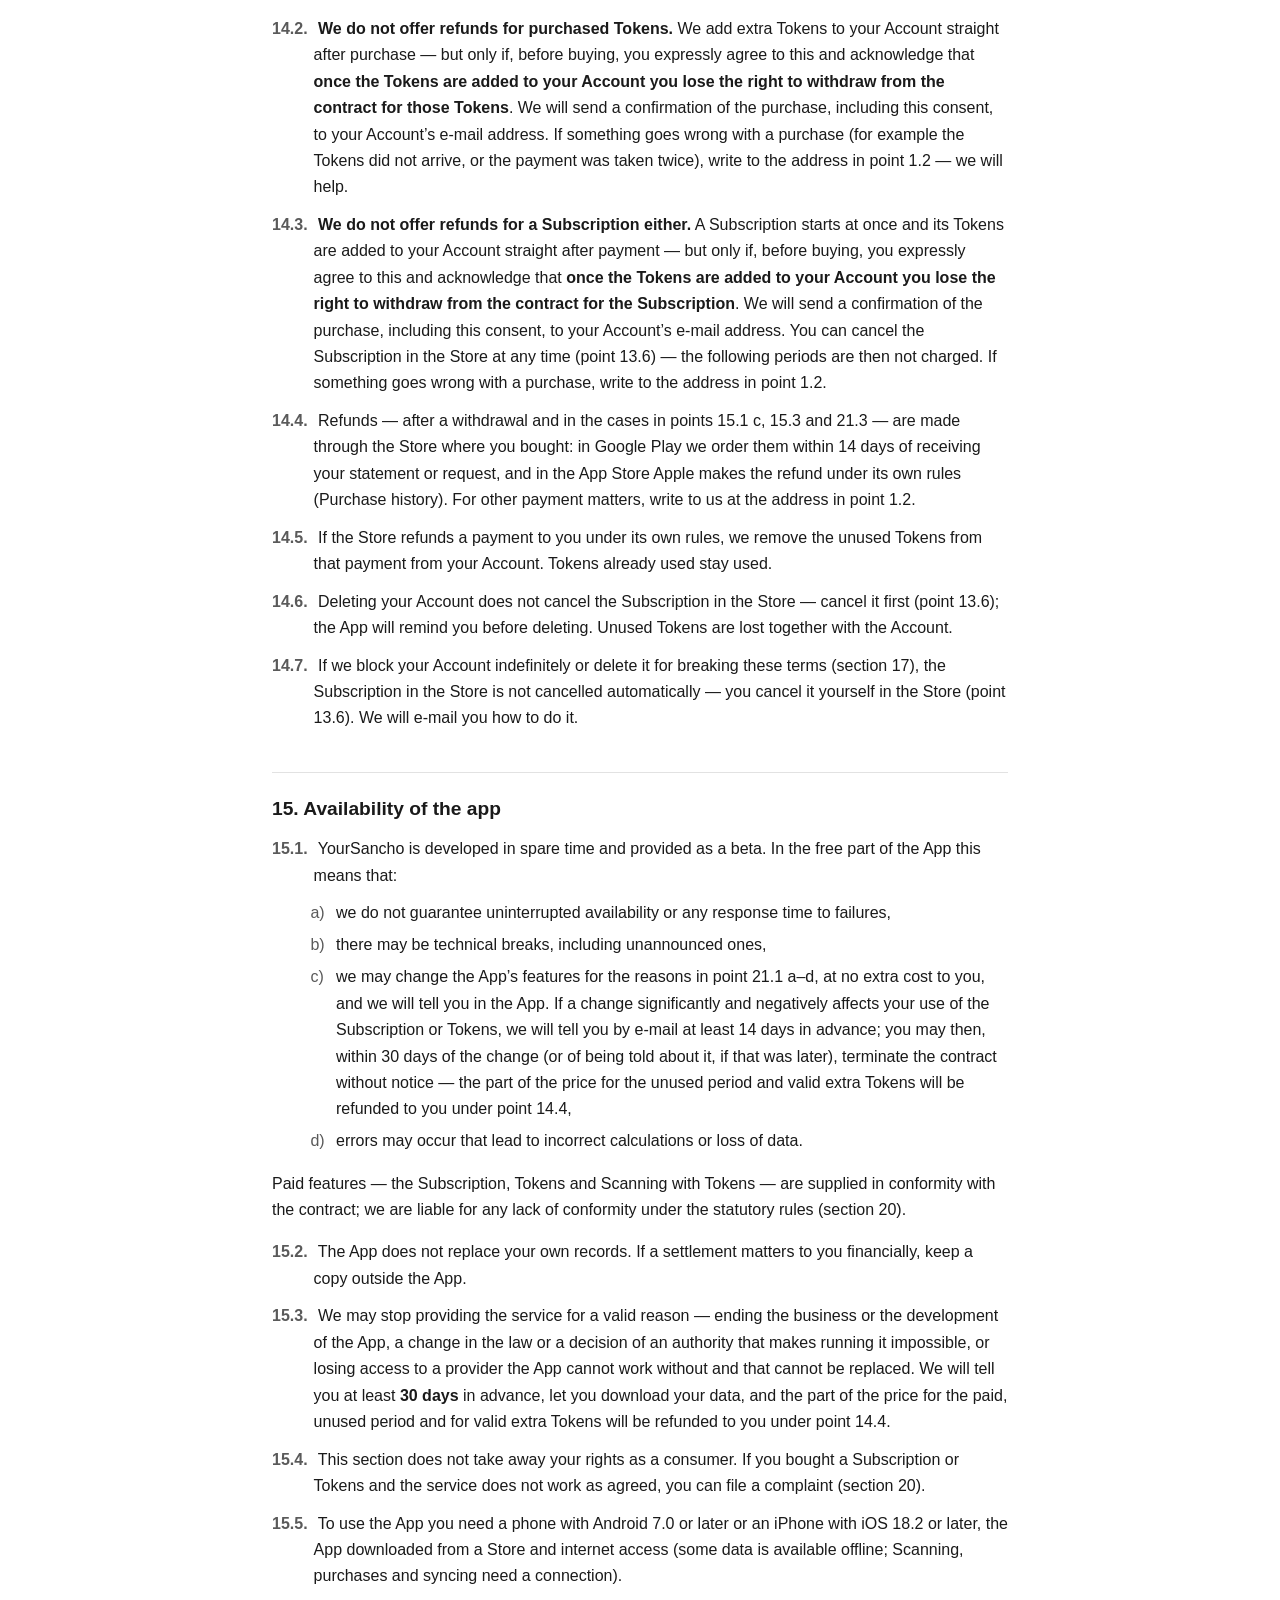
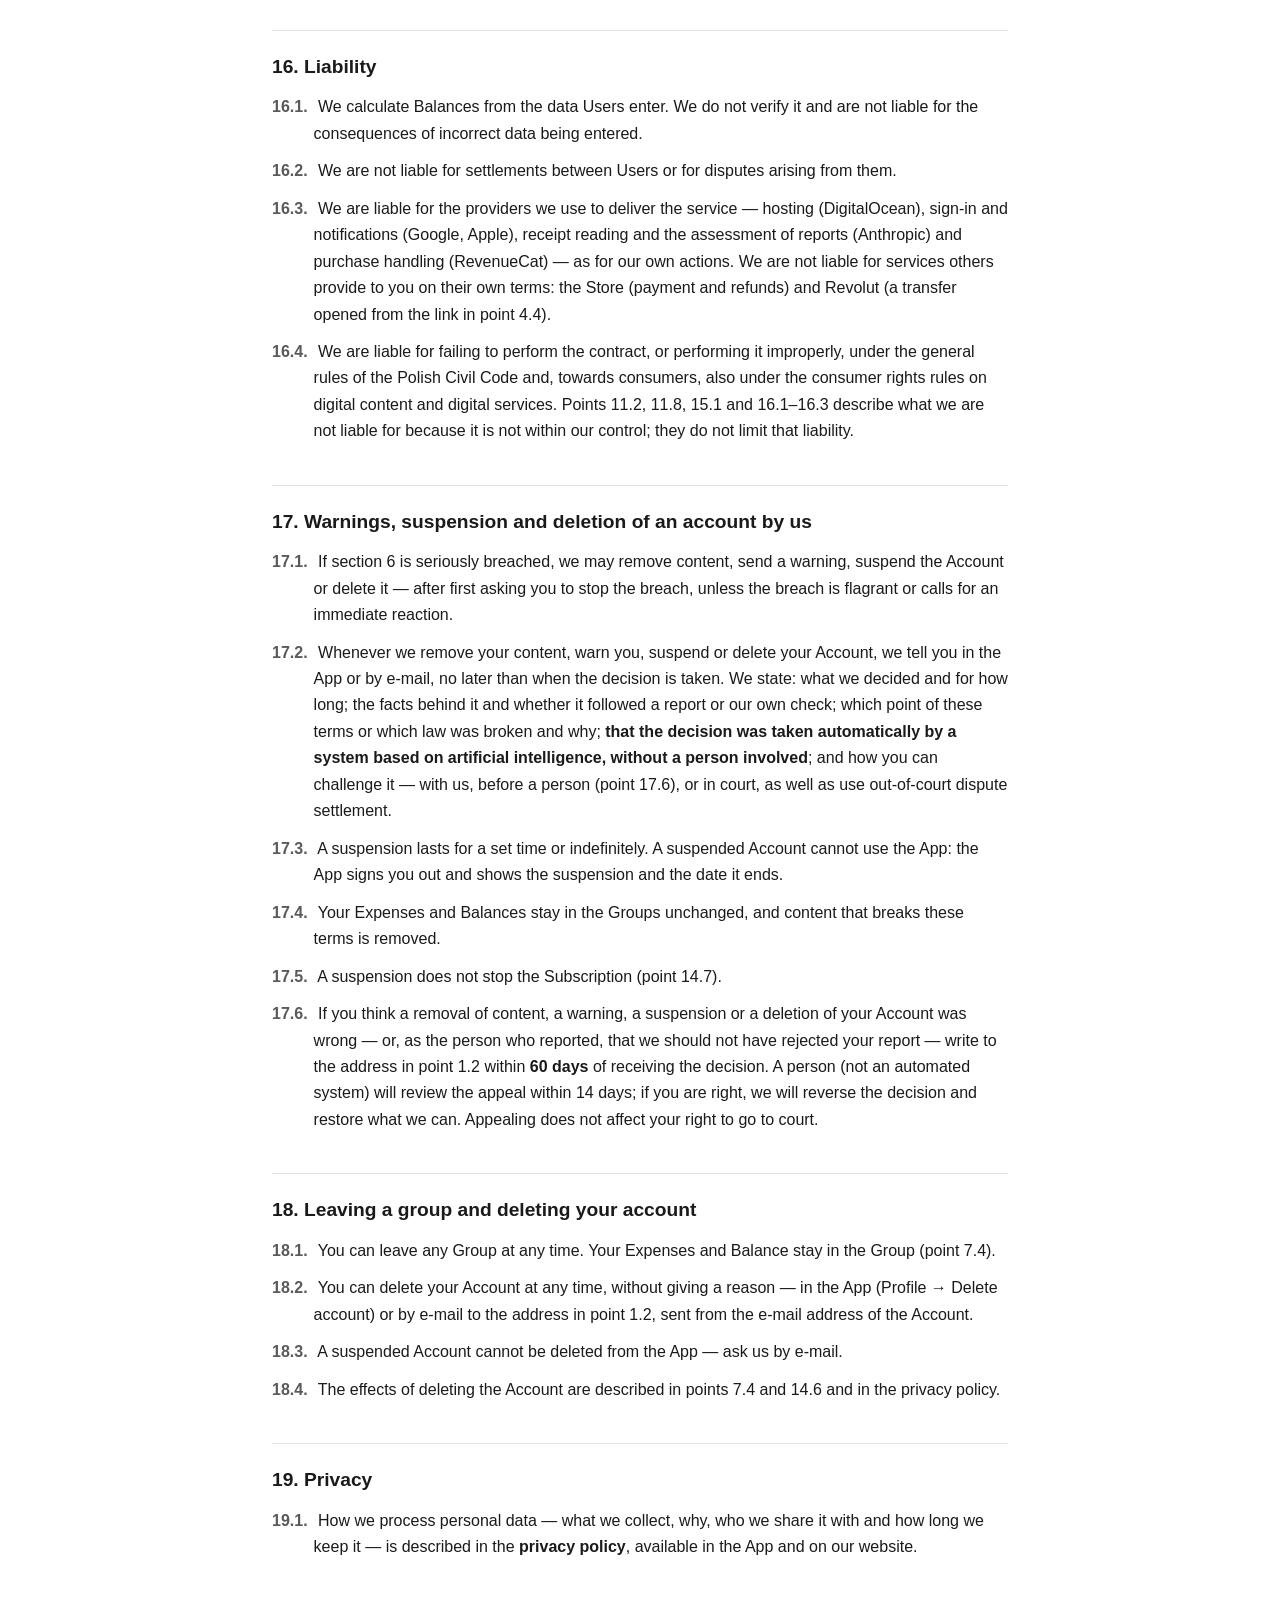
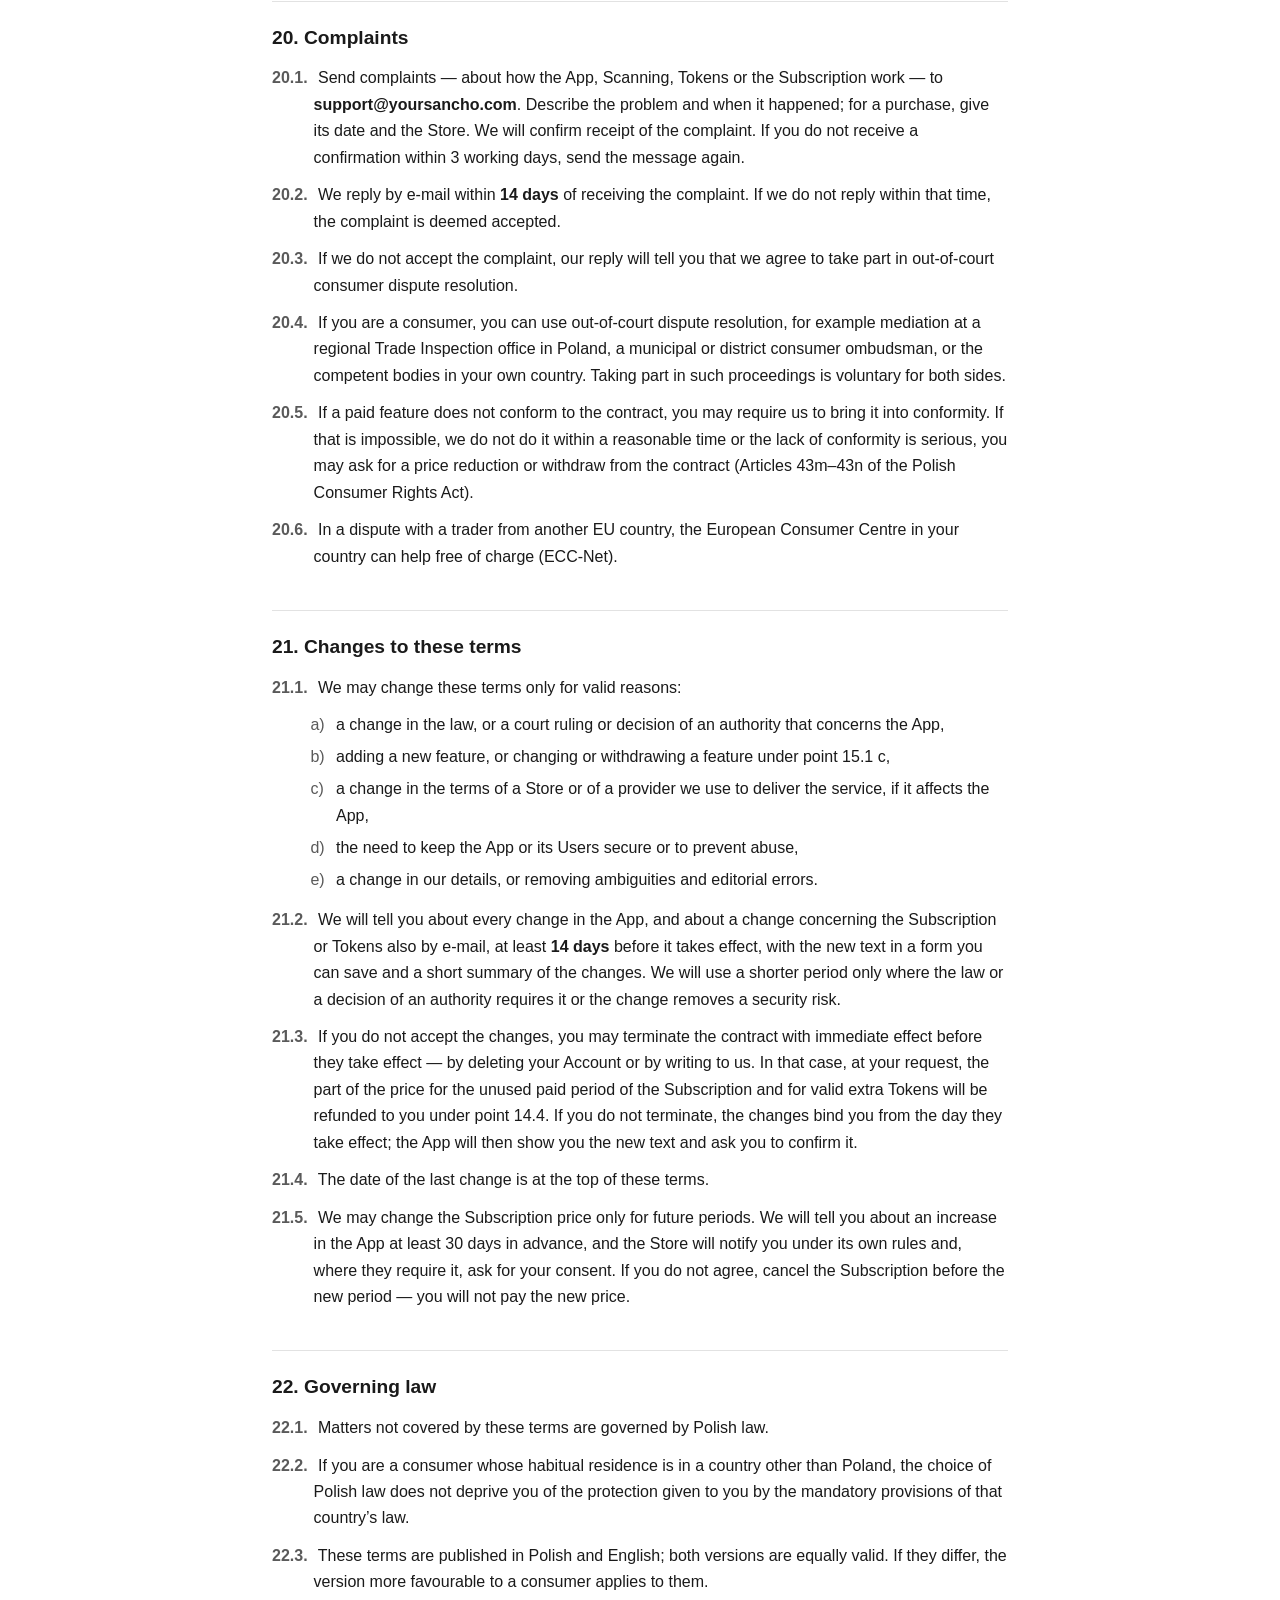
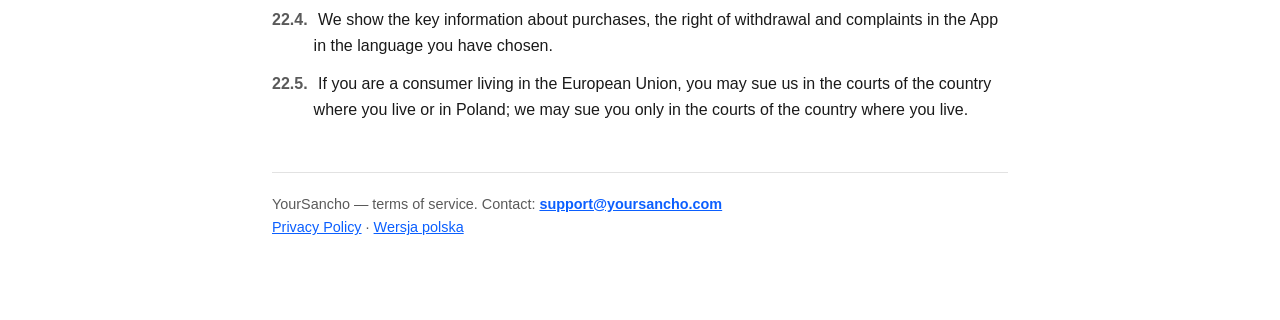
<file: terms-en.html>
<!doctype html>
<html lang="en">
<head>
<meta charset="utf-8">
<meta name="viewport" content="width=device-width, initial-scale=1">
<title>Terms of Service — YourSancho</title>
<meta name="description" content="Terms of Service of the YourSancho app for splitting shared expenses.">
<link rel="canonical" href="https://arturbaryla.github.io/yoursancho-legal/terms-en.html">
<link rel="alternate" hreflang="en" href="https://arturbaryla.github.io/yoursancho-legal/terms-en.html">
<link rel="alternate" hreflang="pl" href="https://arturbaryla.github.io/yoursancho-legal/terms.html">
<link rel="alternate" hreflang="x-default" href="https://arturbaryla.github.io/yoursancho-legal/terms-en.html">
<link rel="stylesheet" href="style.css">
</head>
<body>
<main>

<nav class="langbar" aria-label="Language">
  <a href="terms-en.html" aria-current="page">English</a>
  <a href="terms.html" hreflang="pl">Polski</a>
</nav>

<h1>YourSancho Terms of Service</h1>
<p class="sub">Last updated: 16 November 2026 · Effective from: 30 November 2026</p>
<p class="docnav">Looking for information about personal data? <a href="privacy-en.html">Privacy Policy</a></p>

<nav class="toc" aria-label="Contents">
<p class="toc-title">Contents</p>
<ol>
  <li><a href="#1-introduction">Introduction</a></li>
  <li><a href="#2-accepting-these-terms">Accepting these terms</a></li>
  <li><a href="#3-definitions">Definitions</a></li>
  <li><a href="#4-what-yoursancho-is-and-what-it-is-not">What YourSancho is and what it is not</a></li>
  <li><a href="#5-account">Account</a></li>
  <li><a href="#6-rules-of-use">Rules of use</a></li>
  <li><a href="#7-groups-and-shared-expenses">Groups and shared expenses</a></li>
  <li><a href="#8-people-without-an-account">People without an account</a></li>
  <li><a href="#9-your-content">Your content</a></li>
  <li><a href="#10-reporting-content-and-blocking">Reporting content and blocking</a></li>
  <li><a href="#11-receipt-scanning-and-artificial-intelligence">Receipt scanning and artificial intelligence</a></li>
  <li><a href="#12-tokens">Tokens</a></li>
  <li><a href="#13-subscription-and-extra-tokens">Subscription and extra tokens</a></li>
  <li><a href="#14-withdrawal-and-refunds">Withdrawal and refunds</a></li>
  <li><a href="#15-availability-of-the-app">Availability of the app</a></li>
  <li><a href="#16-liability">Liability</a></li>
  <li><a href="#17-warnings-suspension-and-deletion-of-an-account-by-us">Warnings, suspension and deletion of an account by us</a></li>
  <li><a href="#18-leaving-a-group-and-deleting-your-account">Leaving a group and deleting your account</a></li>
  <li><a href="#19-privacy">Privacy</a></li>
  <li><a href="#20-complaints">Complaints</a></li>
  <li><a href="#21-changes-to-these-terms">Changes to these terms</a></li>
  <li><a href="#22-governing-law">Governing law</a></li>
</ol>
</nav>

<h2 id="1-introduction">1. Introduction</h2>

<p class="pt" id="p1-1"><span class="no">1.1.</span> YourSancho is provided by <strong>Art Technology — Artur Baryła</strong>, a sole trader registered in the Polish Central Register and Information on Economic Activity (CEIDG), ul. Dąbrówki 86 lok. 10, 80-034 Gdańsk, Poland, tax ID (NIP) 5833452622, REGON 522305712 (“we”).</p>

<p class="pt" id="p1-2"><span class="no">1.2.</span> Contact for all matters: e-mail <strong>support@yoursancho.com</strong>, phone <strong>+48 508 084 428</strong>. This is also our single point of contact for Users and for authorities under Articles 11 and 12 of the Digital Services Act (Regulation (EU) 2022/2065). We write in Polish and English. A person answers, not a bot.</p>

<p class="pt" id="p1-3"><span class="no">1.3.</span> YourSancho is aimed at people living in the <strong>European Economic Area and Ukraine</strong>. The App may be available in app stores in other countries too, but we do not aim it at their residents or adapt it to their laws. If you live in the EEA or Ukraine, you can also use the App while travelling. If you use it from anywhere else, you do so on your own initiative and are responsible for complying with the law of the place where you are.</p>

<p class="pt" id="p1-4"><span class="no">1.4.</span> Basic use — account, groups, expenses, settling up — is free. Only extra tokens for receipt scanning are paid (sections 12 and 13). We show no ads and do not sell data.</p>

<p class="pt" id="p1-5"><span class="no">1.5.</span> You may not use the App if you are located in, or ordinarily live in, a country or territory subject to comprehensive sanctions of the European Union, the United Nations, the United Kingdom or the United States — including the territories of Ukraine that are not under the control of the Government of Ukraine — or if you are listed on, or owned or controlled by someone listed on, a sanctions list of any of them. We may refuse or end access where sanctions law requires it.</p>

<h2 id="2-accepting-these-terms">2. Accepting these terms</h2>

<p class="pt" id="p2-1"><span class="no">2.1.</span> We make these terms available free of charge before you create an Account — in the App and on our website, in a form you can save and print. By creating an Account you accept them; they apply to you from that moment.</p>

<p class="pt" id="p2-2"><span class="no">2.2.</span> If you do not agree with any point, do not create an account, or delete the one you have (section 18).</p>

<p class="pt" id="p2-3"><span class="no">2.3.</span> When we change these terms, we will tell you, and the App will show the new version and ask you to confirm it (section 21).</p>

<h2 id="3-definitions">3. Definitions</h2>

<p class="pt" id="p3-1"><span class="no">3.1.</span> <strong>App</strong> — the YourSancho mobile app for Android and iOS together with the server it connects to.</p>

<p class="pt" id="p3-2"><span class="no">3.2.</span> <strong>User (“you”)</strong> — a person who has created an account in the App.</p>

<p class="pt" id="p3-3"><span class="no">3.3.</span> <strong>Account</strong> — your account in the App, created with a Google account, an Apple account or an e-mail address and password.</p>

<p class="pt" id="p3-4"><span class="no">3.4.</span> <strong>Tag</strong> — your unique name in the App, visible to other Users.</p>

<p class="pt" id="p3-5"><span class="no">3.5.</span> <strong>Group</strong> — a shared space where several people record and split expenses. <strong>Group admin</strong> — a member of a Group allowed to manage who is in it.</p>

<p class="pt" id="p3-6"><span class="no">3.6.</span> <strong>Person without an account</strong> — a person added to a Group by an admin who has no Account.</p>

<p class="pt" id="p3-7"><span class="no">3.7.</span> <strong>Expense</strong> — a record of a cost in a Group: who paid, how much and how it is split. <strong>Balance</strong> — the resulting information on who owes whom how much.</p>

<p class="pt" id="p3-8"><span class="no">3.8.</span> <strong>Scanning</strong> — reading a receipt from a photo with an artificial intelligence model.</p>

<p class="pt" id="p3-9"><span class="no">3.9.</span> <strong>Token</strong> — an internal unit of the App; one token lets you scan one photo of a receipt. Tokens are digital content that we add to your Account.</p>

<p class="pt" id="p3-10"><span class="no">3.10.</span> <strong>Subscription</strong> — a monthly renewing plan: a service under which you get a pool of Tokens every month.</p>

<p class="pt" id="p3-11"><span class="no">3.11.</span> <strong>Store</strong> — Google Play or the App Store, through which you get the App and buy a Subscription or Tokens.</p>

<h2 id="4-what-yoursancho-is-and-what-it-is-not">4. What YourSancho is and what it is not</h2>

<p class="pt" id="p4-1"><span class="no">4.1.</span> YourSancho is a tool for recording and splitting shared costs. It records who paid for what, splits amounts the way you choose and shows the resulting Balances.</p>

<p class="pt" id="p4-2"><span class="no">4.2.</span> <strong>YourSancho is not a payment service and does not transfer money.</strong> The App does not hold your funds, does not act as an intermediary in payments and is not a financial institution. Balances are information only — a record of what you yourselves entered.</p>

<p class="pt" id="p4-3"><span class="no">4.3.</span> Actual settling up happens outside the App: by bank transfer, in cash or in any other way you agree on. Marking a debt as repaid only changes the record in the App.</p>

<p class="pt" id="p4-4"><span class="no">4.4.</span> If someone has entered their Revolut tag, the App can prepare a link that opens Revolut with the amount filled in. It is an ordinary link — you make the payment in Revolut, on its terms, and we have no influence on it or insight into its outcome.</p>

<p class="pt" id="p4-5"><span class="no">4.5.</span> Settlements between Users are their private matter. We are not a party to them, do not resolve disputes and do not collect debts.</p>

<h2 id="5-account">5. Account</h2>

<p class="pt" id="p5-1"><span class="no">5.1.</span> You may create an Account if you are at least <strong>16 years old</strong>. A minor may buy a Subscription or Tokens only with the consent of a parent or guardian.</p>

<p class="pt" id="p5-2"><span class="no">5.2.</span> You are responsible for keeping your sign-in details secret and for what is done on your Account. If you suspect someone has gained access to it, write to us (point 1.2).</p>

<p class="pt" id="p5-3"><span class="no">5.3.</span> <strong>You choose your Tag yourself</strong> — you cannot use the App without one. It lets others find you and invite you to a Group, so do not put anything in it you do not want to show, such as your e-mail address. We never assign Tags automatically. You can change it in the Account settings.</p>

<p class="pt" id="p5-4"><span class="no">5.4.</span> Do not use other people’s details or names that mislead about who you are.</p>

<h2 id="6-rules-of-use">6. Rules of use</h2>

<p class="pt" id="p6-1"><span class="no">6.1.</span> When using the App, you agree not to:</p>

<ol class="alpha">
  <li>enter details of people who have not agreed to it (except as in section 8) or impersonate anyone,</li>
  <li>post content that is unlawful, offensive, or infringes the rights or personal interests of others,</li>
  <li>upload photos you have no rights to, or ones that reveal other people’s sensitive data,</li>
  <li>use the App for unlawful activity, including money laundering or tax evasion,</li>
  <li>circumvent security measures, test them without our consent or interfere with the server,</li>
  <li>use the App in an automated way (bots, scripts, mass requests) or generate artificial load.</li>
</ol>

<p class="pt" id="p6-2"><span class="no">6.2.</span> Breaking these rules may lead to a warning, suspension or deletion of your Account (section 17).</p>

<h2 id="7-groups-and-shared-expenses">7. Groups and shared expenses</h2>

<p class="pt" id="p7-1"><span class="no">7.1.</span> An Expense added to a Group is visible to all its members, including those who join later.</p>

<p class="pt" id="p7-2"><span class="no">7.2.</span> <strong>Every member of a Group can edit the shared Expenses</strong> — the title, description, amount and split, and for an Expense from a receipt also its items (names, quantities, prices, adding and removing items) and who takes which.</p>

<p class="pt" id="p7-3"><span class="no">7.3.</span> Changes are not shown in the App as a history. We only record who changed the text, the photo or the items of an Expense, or a Group’s name, description or cover, and when, in order to handle any report (privacy policy).</p>

<p class="pt" id="p7-4"><span class="no">7.4.</span> Expenses you added stay in the Group after you leave it or delete your Account — removing one entry would change the Balances of the others. Such entries are detached from your personal data.</p>

<p class="pt" id="p7-5"><span class="no">7.5.</span> At your request, we will send you the Expenses you added as a CSV file.</p>

<h2 id="8-people-without-an-account">8. People without an account</h2>

<p class="pt" id="p8-1"><span class="no">8.1.</span> A Group admin can add a person who does not have the App (“Add a person without an account”) to share expenses with them. This is the only case in which you may enter the details of a person who has not done anything in the App themselves.</p>

<p class="pt" id="p8-2"><span class="no">8.2.</span> When adding such a person, you:</p>

<ol class="alpha">
  <li>enter only a first name or nickname and no other details about them — neither in the name nor in Expense descriptions,</li>
  <li>do so only for a person who knows about it and with whom you actually share costs,</li>
  <li>change or remove the entry at their request; they can also ask us to do it.</li>
</ol>

<p class="pt" id="p8-3"><span class="no">8.3.</span> A person without an account does not sign in and gets no messages from us. Only the members of that Group can see them, and they disappear together with the Group.</p>

<h2 id="9-your-content">9. Your content</h2>

<p class="pt" id="p9-1"><span class="no">9.1.</span> Everything you enter — Expense descriptions, photos — remains yours.</p>

<p class="pt" id="p9-2"><span class="no">9.2.</span> You grant us a free licence to the extent technically necessary to provide the service: storing your content, showing it to the other members of the Group, making backups on the server and processing it for the purposes described in the privacy policy.</p>

<p class="pt" id="p9-3"><span class="no">9.3.</span> The licence ends when the content or your Account is deleted, subject to point 7.4 and to copies kept for reports (point 10.4).</p>

<p class="pt" id="p9-4"><span class="no">9.4.</span> You are responsible for having the right to put the content in the App.</p>

<h2 id="10-reporting-content-and-blocking">10. Reporting content and blocking</h2>

<p class="pt" id="p10-1"><span class="no">10.1.</span> You can report another User’s content — an Expense, a receipt photo, a Group’s name, description or cover — and the User themselves (their Tag and profile photo) with the “Report” option. You can also report a Group and the person who invited you from the invitation card, before joining.</p>

<p class="pt" id="p10-2"><span class="no">10.2.</span> A report goes to us, not to the author. We do not tell the author who reported their content.</p>

<p class="pt" id="p10-3"><span class="no">10.3.</span> We review every report without undue delay, objectively and with due care: reports made in the App automatically (point 10.9), reports sent by e-mail (point 10.8) by a person. Once we have decided, we tell the person who reported, in the App or by e-mail, whether we found the report justified and what we did with the content, and how they can challenge the decision (point 17.6 or the courts); we do not tell them about any measures against the author. We remove content that breaks the law or section 6, or replace it with a note that it was removed, and we may take the measures in section 17 against its author.</p>

<p class="pt" id="p10-4"><span class="no">10.4.</span> To handle a report, we keep a copy of the reported content — for a photo, a copy of the file — even if the author later deletes it. How long we keep it is described in the privacy policy.</p>

<p class="pt" id="p10-5"><span class="no">10.5.</span> Knowingly making false or mass reports is itself a breach of section 6.</p>

<p class="pt" id="p10-6"><span class="no">10.6.</span> You can <strong>block</strong> another User — from the person’s menu on the “Members” screen or on the invitation card. A block works only on your side: you do not see that person’s profile photo, and their invitations do not reach you. The blocked person is not told.</p>

<p class="pt" id="p10-7"><span class="no">10.7.</span> A block removes no one from Groups and does not change shared Expenses or Balances. You can lift it in the Account settings, under “Blocked people”.</p>

<p class="pt" id="p10-8"><span class="no">10.8.</span> <strong>Anyone</strong>, including a person without an Account, can report content they consider illegal by e-mail to the address in point 1.2. Say which content the report is about (e.g. the name of the Group and the Expense, or the User’s Tag) and why you consider it illegal, give your name and e-mail address, and confirm that you are reporting in good faith. We will confirm receipt, and then tell you our decision and how to appeal against it. If you do not receive a confirmation within 3 working days, send the report again.</p>

<p class="pt" id="p10-9"><span class="no">10.9.</span> <strong>Reports made in the App are assessed automatically by a system based on artificial intelligence</strong> (the Claude model by Anthropic), and we carry out its decision: the system may find a report unfounded, or remove the content, warn its author, suspend their Account for a set time or block it. The system receives the reported content (the text, and for a photo, a copy of it), the reason and the description the reporter gave, but not the reporter’s details. Cases in which the system is not sure, or asks for a person, we hold for manual review. <strong>A person always reviews an appeal</strong> (point 17.6) and reports sent by e-mail (point 10.8), and can reverse any decision of the system. Outside reports, we do not search content or Accounts for breaches.</p>

<p class="pt" id="p10-10"><span class="no">10.10.</span> If content gives rise to a suspicion of a criminal offence threatening anyone’s life or safety, we inform the law enforcement authorities without delay.</p>

<h2 id="11-receipt-scanning-and-artificial-intelligence">11. Receipt scanning and artificial intelligence</h2>

<p class="pt" id="p11-1"><span class="no">11.1.</span> Scanning is done by an artificial intelligence system: the Claude model by Anthropic, to which the photo is sent, reads the shop, the items and the amounts.</p>

<p class="pt" id="p11-2"><span class="no">11.2.</span> <strong>Check the result of Scanning.</strong> The model can make mistakes — misread an amount, miss an item or add one that is not there. Check the data before saving the Expense; you can also correct the items after saving. The reading is a suggestion — you decide what you save in the Group. If Scanning does not work properly (for example, it keeps misreading amounts on clear photos), file a complaint (section 20).</p>

<p class="pt" id="p11-3"><span class="no">11.3.</span> If you do not want the photo to go to the external provider, do not use Scanning and enter the items by hand.</p>

<p class="pt" id="p11-4"><span class="no">11.4.</span> Scanning needs an internet connection.</p>

<p class="pt" id="p11-5"><span class="no">11.5.</span> Scanning that fails for technical reasons — an error on our side, or a reading that does not finish within the time the App waits for it — <strong>uses no Tokens</strong>.</p>

<p class="pt" id="p11-6"><span class="no">11.6.</span> If the photo shows no receipt, or the receipt is cut off, covered or unreadable, <strong>the first such Scanning within an hour is free</strong> and ends without a reading. Each further one within that hour uses Tokens like ordinary Scanning; the App shows what it managed to read.</p>

<p class="pt" id="p11-7"><span class="no">11.7.</span> The free Scannings in points 11.5 and 11.6 are limited to 5 per hour; beyond that, Scanning is paused for a while. Deliberately causing failed Scannings breaks section 6.</p>

<p class="pt" id="p11-8"><span class="no">11.8.</span> <strong>You add a photo of a receipt at your own responsibility.</strong> Before you add it, check what else is visible on it. Do not add photos with sensitive information — about health (for example, a receipt from a pharmacy), card or account numbers, documents or other very personal data: the photo goes to the external Scanning provider (point 11.1), and everyone in the Group sees the Expense with the photo (point 7.1). If you do not want anyone to see it, do not use Scanning and enter the items by hand (point 11.3).</p>

<h2 id="12-tokens">12. Tokens</h2>

<p class="pt" id="p12-1"><span class="no">12.1.</span> One photo of a receipt = one Token.</p>

<p class="pt" id="p12-2"><span class="no">12.2.</span> A new Account gets <strong>3 Tokens to start with</strong>, free of charge.</p>

<p class="pt" id="p12-3"><span class="no">12.3.</span> Tokens are not money: you cannot exchange them for cash or transfer them to another User. This does not limit your rights under sections 14, 15 and 20 — in those cases we settle the price you paid for the Tokens.</p>

<p class="pt" id="p12-4"><span class="no">12.4.</span> Every pool of Tokens has an expiry date, after which unused Tokens are lost. When you scan, the Tokens that expire soonest are used first.</p>

<p class="pt" id="p12-5"><span class="no">12.5.</span> You get extra Tokens with a Subscription or buy them separately (section 13).</p>

<h2 id="13-subscription-and-extra-tokens">13. Subscription and extra tokens</h2>

<p class="pt" id="p13-1"><span class="no">13.1.</span> <strong>During the beta, buying a Subscription or Tokens may be temporarily unavailable.</strong></p>

<p class="pt" id="p13-2"><span class="no">13.2.</span> The Subscription has three monthly plans: <strong>Plan 20, Plan 50 and Plan 100</strong> (20, 50 and 100 Tokens a month). You see the prices in the App and in the Store’s purchase window before you confirm; they include VAT and are shown in your currency.</p>

<p class="pt" id="p13-3"><span class="no">13.3.</span> <strong>Payment is processed by the Store — Google Play or the App Store — on its own terms.</strong> We do not see your card number.</p>

<p class="pt" id="p13-4"><span class="no">13.4.</span> The Subscription <strong>renews automatically every month</strong> until you cancel it. With each renewal you get a new pool of Tokens valid until the end of that period; unused Tokens from the previous period are lost.</p>

<p class="pt" id="p13-5"><span class="no">13.5.</span> <strong>Plan 20 can start with a 7-day free trial with 5 Tokens</strong> if you have not had a YourSancho subscription in that Store before. If you do not cancel before the trial ends, the Store charges the first payment.</p>

<p class="pt" id="p13-6"><span class="no">13.6.</span> You can <strong>cancel the Subscription at any time</strong> in the Store: in Google Play (Payments &amp; subscriptions → Subscriptions) or on an iPhone (Settings → your name → Subscriptions). Tokens from the paid period stay until it ends.</p>

<p class="pt" id="p13-7"><span class="no">13.7.</span> <strong>Moving to a bigger plan</strong> takes effect at once, and its Tokens are valid until the end of the period paid in the Store; unused Tokens of the previous plan stay valid until their own date. How the price is settled depends on the Store: Google Play charges the full price of the new plan and may extend the period by the unused time of the previous one, and the App Store refunds a proportional part of the payment for the previous plan.</p>

<p class="pt" id="p13-8"><span class="no">13.8.</span> <strong>Moving to a smaller plan</strong> takes effect from the next billing period.</p>

<p class="pt" id="p13-9"><span class="no">13.9.</span> Subscribers can <strong>buy a one-off pack of 10 Tokens</strong>, with no renewal. These Tokens are valid for <strong>14 days</strong> from purchase.</p>

<h2 id="14-withdrawal-and-refunds">14. Withdrawal and refunds</h2>

<p class="pt" id="p14-1"><span class="no">14.1.</span> If you are a consumer, you may withdraw from a contract concluded through the App within <strong>14 days</strong> of concluding it, without giving any reason — except as described in points 14.2 and 14.3. A statement sent to the address in point 1.2 is enough (you can use a model withdrawal form, which we will send on request), and for a purchase in the App Store you can also withdraw with Apple (Purchase history).</p>

<p class="pt" id="p14-2"><span class="no">14.2.</span> <strong>We do not offer refunds for purchased Tokens.</strong> We add extra Tokens to your Account straight after purchase — but only if, before buying, you expressly agree to this and acknowledge that <strong>once the Tokens are added to your Account you lose the right to withdraw from the contract for those Tokens</strong>. We will send a confirmation of the purchase, including this consent, to your Account’s e-mail address. If something goes wrong with a purchase (for example the Tokens did not arrive, or the payment was taken twice), write to the address in point 1.2 — we will help.</p>

<p class="pt" id="p14-3"><span class="no">14.3.</span> <strong>We do not offer refunds for a Subscription either.</strong> A Subscription starts at once and its Tokens are added to your Account straight after payment — but only if, before buying, you expressly agree to this and acknowledge that <strong>once the Tokens are added to your Account you lose the right to withdraw from the contract for the Subscription</strong>. We will send a confirmation of the purchase, including this consent, to your Account’s e-mail address. You can cancel the Subscription in the Store at any time (point 13.6) — the following periods are then not charged. If something goes wrong with a purchase, write to the address in point 1.2.</p>

<p class="pt" id="p14-4"><span class="no">14.4.</span> Refunds — after a withdrawal and in the cases in points 15.1 c, 15.3 and 21.3 — are made through the Store where you bought: in Google Play we order them within 14 days of receiving your statement or request, and in the App Store Apple makes the refund under its own rules (Purchase history). For other payment matters, write to us at the address in point 1.2.</p>

<p class="pt" id="p14-5"><span class="no">14.5.</span> If the Store refunds a payment to you under its own rules, we remove the unused Tokens from that payment from your Account. Tokens already used stay used.</p>

<p class="pt" id="p14-6"><span class="no">14.6.</span> Deleting your Account does not cancel the Subscription in the Store — cancel it first (point 13.6); the App will remind you before deleting. Unused Tokens are lost together with the Account.</p>

<p class="pt" id="p14-7"><span class="no">14.7.</span> If we block your Account indefinitely or delete it for breaking these terms (section 17), the Subscription in the Store is not cancelled automatically — you cancel it yourself in the Store (point 13.6). We will e-mail you how to do it.</p>

<h2 id="15-availability-of-the-app">15. Availability of the app</h2>

<p class="pt" id="p15-1"><span class="no">15.1.</span> YourSancho is developed in spare time and provided as a beta. In the free part of the App this means that:</p>

<ol class="alpha">
  <li>we do not guarantee uninterrupted availability or any response time to failures,</li>
  <li>there may be technical breaks, including unannounced ones,</li>
  <li>we may change the App’s features for the reasons in point 21.1 a–d, at no extra cost to you, and we will tell you in the App. If a change significantly and negatively affects your use of the Subscription or Tokens, we will tell you by e-mail at least 14 days in advance; you may then, within 30 days of the change (or of being told about it, if that was later), terminate the contract without notice — the part of the price for the unused period and valid extra Tokens will be refunded to you under point 14.4,</li>
  <li>errors may occur that lead to incorrect calculations or loss of data.</li>
</ol>

<p>Paid features — the Subscription, Tokens and Scanning with Tokens — are supplied in conformity with the contract; we are liable for any lack of conformity under the statutory rules (section 20).</p>

<p class="pt" id="p15-2"><span class="no">15.2.</span> The App does not replace your own records. If a settlement matters to you financially, keep a copy outside the App.</p>

<p class="pt" id="p15-3"><span class="no">15.3.</span> We may stop providing the service for a valid reason — ending the business or the development of the App, a change in the law or a decision of an authority that makes running it impossible, or losing access to a provider the App cannot work without and that cannot be replaced. We will tell you at least <strong>30 days</strong> in advance, let you download your data, and the part of the price for the paid, unused period and for valid extra Tokens will be refunded to you under point 14.4.</p>

<p class="pt" id="p15-4"><span class="no">15.4.</span> This section does not take away your rights as a consumer. If you bought a Subscription or Tokens and the service does not work as agreed, you can file a complaint (section 20).</p>

<p class="pt" id="p15-5"><span class="no">15.5.</span> To use the App you need a phone with Android 7.0 or later or an iPhone with iOS 18.2 or later, the App downloaded from a Store and internet access (some data is available offline; Scanning, purchases and syncing need a connection).</p>

<h2 id="16-liability">16. Liability</h2>

<p class="pt" id="p16-1"><span class="no">16.1.</span> We calculate Balances from the data Users enter. We do not verify it and are not liable for the consequences of incorrect data being entered.</p>

<p class="pt" id="p16-2"><span class="no">16.2.</span> We are not liable for settlements between Users or for disputes arising from them.</p>

<p class="pt" id="p16-3"><span class="no">16.3.</span> We are liable for the providers we use to deliver the service — hosting (DigitalOcean), sign-in and notifications (Google, Apple), receipt reading and the assessment of reports (Anthropic) and purchase handling (RevenueCat) — as for our own actions. We are not liable for services others provide to you on their own terms: the Store (payment and refunds) and Revolut (a transfer opened from the link in point 4.4).</p>

<p class="pt" id="p16-4"><span class="no">16.4.</span> We are liable for failing to perform the contract, or performing it improperly, under the general rules of the Polish Civil Code and, towards consumers, also under the consumer rights rules on digital content and digital services. Points 11.2, 11.8, 15.1 and 16.1–16.3 describe what we are not liable for because it is not within our control; they do not limit that liability.</p>

<h2 id="17-warnings-suspension-and-deletion-of-an-account-by-us">17. Warnings, suspension and deletion of an account by us</h2>

<p class="pt" id="p17-1"><span class="no">17.1.</span> If section 6 is seriously breached, we may remove content, send a warning, suspend the Account or delete it — after first asking you to stop the breach, unless the breach is flagrant or calls for an immediate reaction.</p>

<p class="pt" id="p17-2"><span class="no">17.2.</span> Whenever we remove your content, warn you, suspend or delete your Account, we tell you in the App or by e-mail, no later than when the decision is taken. We state: what we decided and for how long; the facts behind it and whether it followed a report or our own check; which point of these terms or which law was broken and why; <strong>that the decision was taken automatically by a system based on artificial intelligence, without a person involved</strong>; and how you can challenge it — with us, before a person (point 17.6), or in court, as well as use out-of-court dispute settlement.</p>

<p class="pt" id="p17-3"><span class="no">17.3.</span> A suspension lasts for a set time or indefinitely. A suspended Account cannot use the App: the App signs you out and shows the suspension and the date it ends.</p>

<p class="pt" id="p17-4"><span class="no">17.4.</span> Your Expenses and Balances stay in the Groups unchanged, and content that breaks these terms is removed.</p>

<p class="pt" id="p17-5"><span class="no">17.5.</span> A suspension does not stop the Subscription (point 14.7).</p>

<p class="pt" id="p17-6"><span class="no">17.6.</span> If you think a removal of content, a warning, a suspension or a deletion of your Account was wrong — or, as the person who reported, that we should not have rejected your report — write to the address in point 1.2 within <strong>60 days</strong> of receiving the decision. A person (not an automated system) will review the appeal within 14 days; if you are right, we will reverse the decision and restore what we can. Appealing does not affect your right to go to court.</p>

<h2 id="18-leaving-a-group-and-deleting-your-account">18. Leaving a group and deleting your account</h2>

<p class="pt" id="p18-1"><span class="no">18.1.</span> You can leave any Group at any time. Your Expenses and Balance stay in the Group (point 7.4).</p>

<p class="pt" id="p18-2"><span class="no">18.2.</span> You can delete your Account at any time, without giving a reason — in the App (Profile → Delete account) or by e-mail to the address in point 1.2, sent from the e-mail address of the Account.</p>

<p class="pt" id="p18-3"><span class="no">18.3.</span> A suspended Account cannot be deleted from the App — ask us by e-mail.</p>

<p class="pt" id="p18-4"><span class="no">18.4.</span> The effects of deleting the Account are described in points 7.4 and 14.6 and in the privacy policy.</p>

<h2 id="19-privacy">19. Privacy</h2>

<p class="pt" id="p19-1"><span class="no">19.1.</span> How we process personal data — what we collect, why, who we share it with and how long we keep it — is described in the <strong>privacy policy</strong>, available in the App and on our website.</p>

<h2 id="20-complaints">20. Complaints</h2>

<p class="pt" id="p20-1"><span class="no">20.1.</span> Send complaints — about how the App, Scanning, Tokens or the Subscription work — to <strong>support@yoursancho.com</strong>. Describe the problem and when it happened; for a purchase, give its date and the Store. We will confirm receipt of the complaint. If you do not receive a confirmation within 3 working days, send the message again.</p>

<p class="pt" id="p20-2"><span class="no">20.2.</span> We reply by e-mail within <strong>14 days</strong> of receiving the complaint. If we do not reply within that time, the complaint is deemed accepted.</p>

<p class="pt" id="p20-3"><span class="no">20.3.</span> If we do not accept the complaint, our reply will tell you that we agree to take part in out-of-court consumer dispute resolution.</p>

<p class="pt" id="p20-4"><span class="no">20.4.</span> If you are a consumer, you can use out-of-court dispute resolution, for example mediation at a regional Trade Inspection office in Poland, a municipal or district consumer ombudsman, or the competent bodies in your own country. Taking part in such proceedings is voluntary for both sides.</p>

<p class="pt" id="p20-5"><span class="no">20.5.</span> If a paid feature does not conform to the contract, you may require us to bring it into conformity. If that is impossible, we do not do it within a reasonable time or the lack of conformity is serious, you may ask for a price reduction or withdraw from the contract (Articles 43m–43n of the Polish Consumer Rights Act).</p>

<p class="pt" id="p20-6"><span class="no">20.6.</span> In a dispute with a trader from another EU country, the European Consumer Centre in your country can help free of charge (ECC-Net).</p>

<h2 id="21-changes-to-these-terms">21. Changes to these terms</h2>

<p class="pt" id="p21-1"><span class="no">21.1.</span> We may change these terms only for valid reasons:</p>

<ol class="alpha">
  <li>a change in the law, or a court ruling or decision of an authority that concerns the App,</li>
  <li>adding a new feature, or changing or withdrawing a feature under point 15.1 c,</li>
  <li>a change in the terms of a Store or of a provider we use to deliver the service, if it affects the App,</li>
  <li>the need to keep the App or its Users secure or to prevent abuse,</li>
  <li>a change in our details, or removing ambiguities and editorial errors.</li>
</ol>

<p class="pt" id="p21-2"><span class="no">21.2.</span> We will tell you about every change in the App, and about a change concerning the Subscription or Tokens also by e-mail, at least <strong>14 days</strong> before it takes effect, with the new text in a form you can save and a short summary of the changes. We will use a shorter period only where the law or a decision of an authority requires it or the change removes a security risk.</p>

<p class="pt" id="p21-3"><span class="no">21.3.</span> If you do not accept the changes, you may terminate the contract with immediate effect before they take effect — by deleting your Account or by writing to us. In that case, at your request, the part of the price for the unused paid period of the Subscription and for valid extra Tokens will be refunded to you under point 14.4. If you do not terminate, the changes bind you from the day they take effect; the App will then show you the new text and ask you to confirm it.</p>

<p class="pt" id="p21-4"><span class="no">21.4.</span> The date of the last change is at the top of these terms.</p>

<p class="pt" id="p21-5"><span class="no">21.5.</span> We may change the Subscription price only for future periods. We will tell you about an increase in the App at least 30 days in advance, and the Store will notify you under its own rules and, where they require it, ask for your consent. If you do not agree, cancel the Subscription before the new period — you will not pay the new price.</p>

<h2 id="22-governing-law">22. Governing law</h2>

<p class="pt" id="p22-1"><span class="no">22.1.</span> Matters not covered by these terms are governed by Polish law.</p>

<p class="pt" id="p22-2"><span class="no">22.2.</span> If you are a consumer whose habitual residence is in a country other than Poland, the choice of Polish law does not deprive you of the protection given to you by the mandatory provisions of that country’s law.</p>

<p class="pt" id="p22-3"><span class="no">22.3.</span> These terms are published in Polish and English; both versions are equally valid. If they differ, the version more favourable to a consumer applies to them.</p>

<p class="pt" id="p22-4"><span class="no">22.4.</span> We show the key information about purchases, the right of withdrawal and complaints in the App in the language you have chosen.</p>

<p class="pt" id="p22-5"><span class="no">22.5.</span> If you are a consumer living in the European Union, you may sue us in the courts of the country where you live or in Poland; we may sue you only in the courts of the country where you live.</p>

<footer>
  YourSancho — terms of service. Contact: <strong><a href="mailto:support@yoursancho.com">support@yoursancho.com</a></strong><br>
  <a href="privacy-en.html">Privacy Policy</a> · <a href="terms.html">Wersja polska</a>
</footer>

</main>
</body>
</html>
</file>
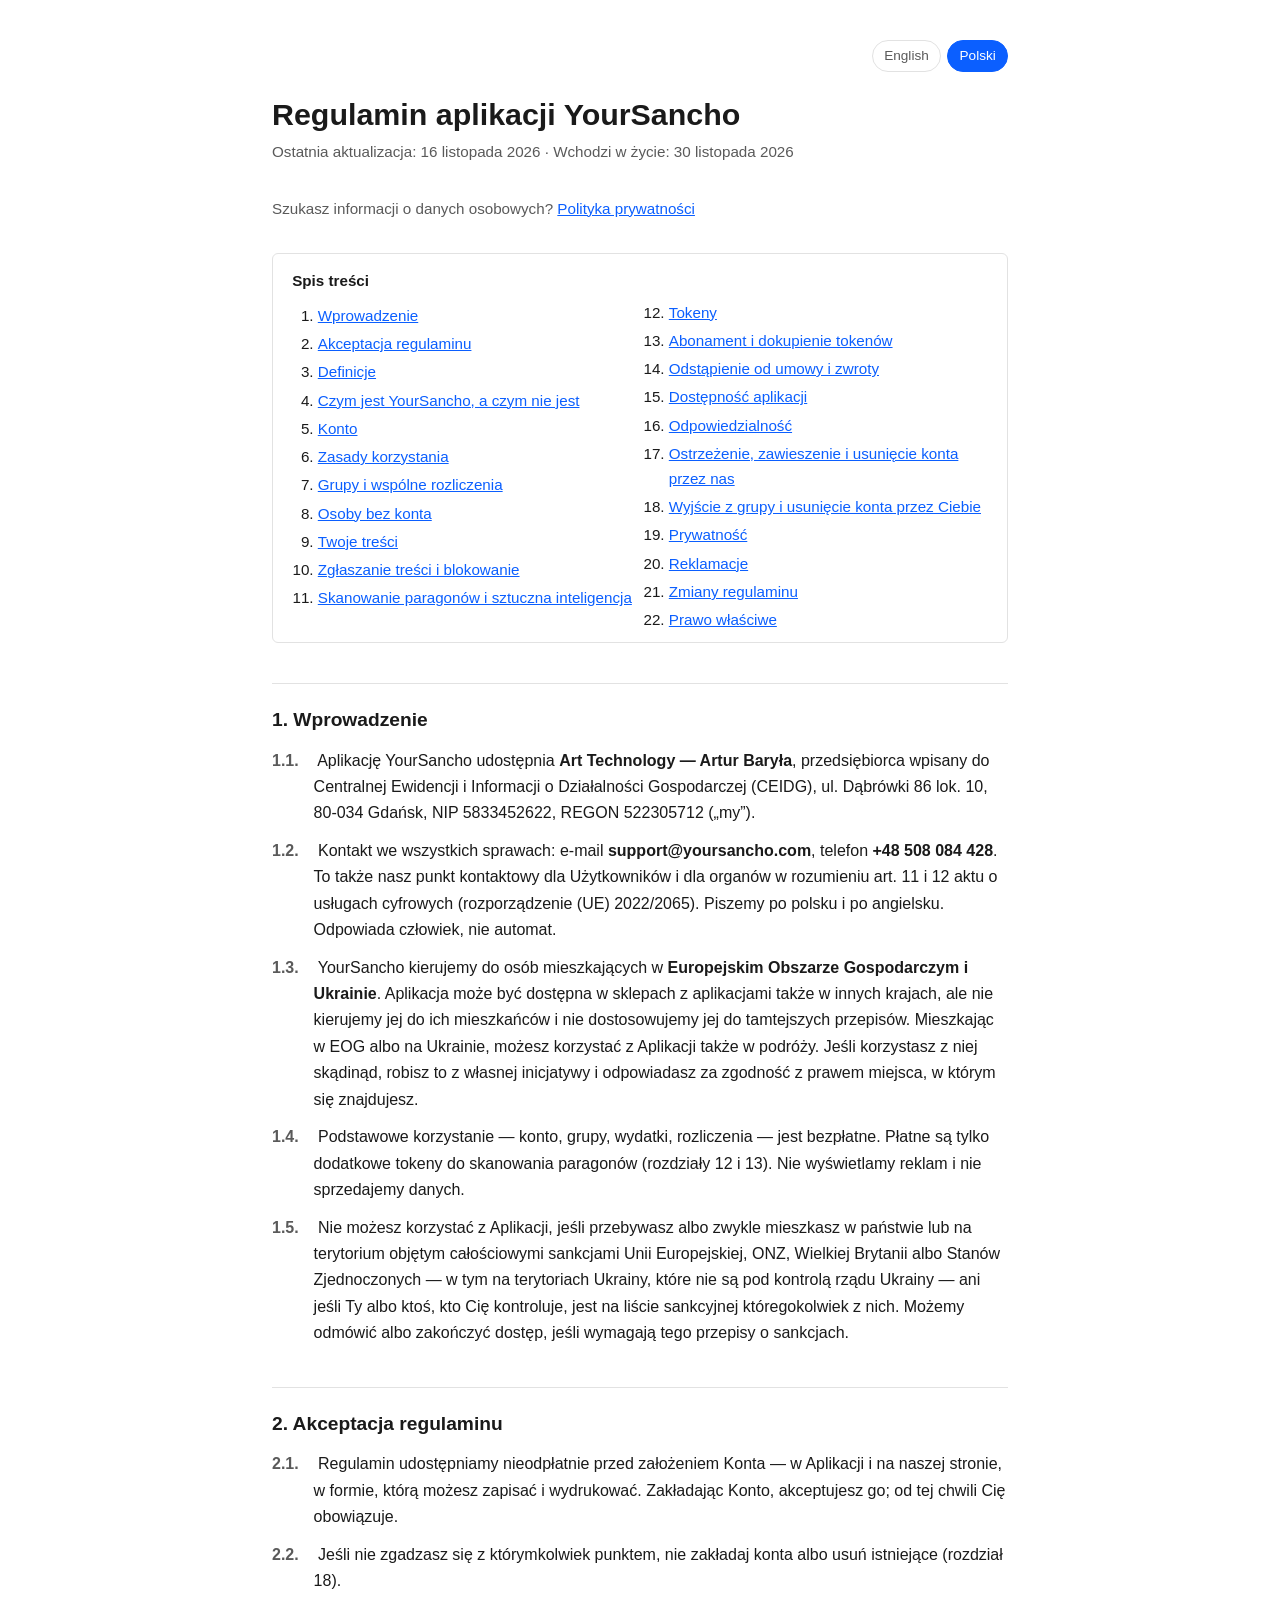
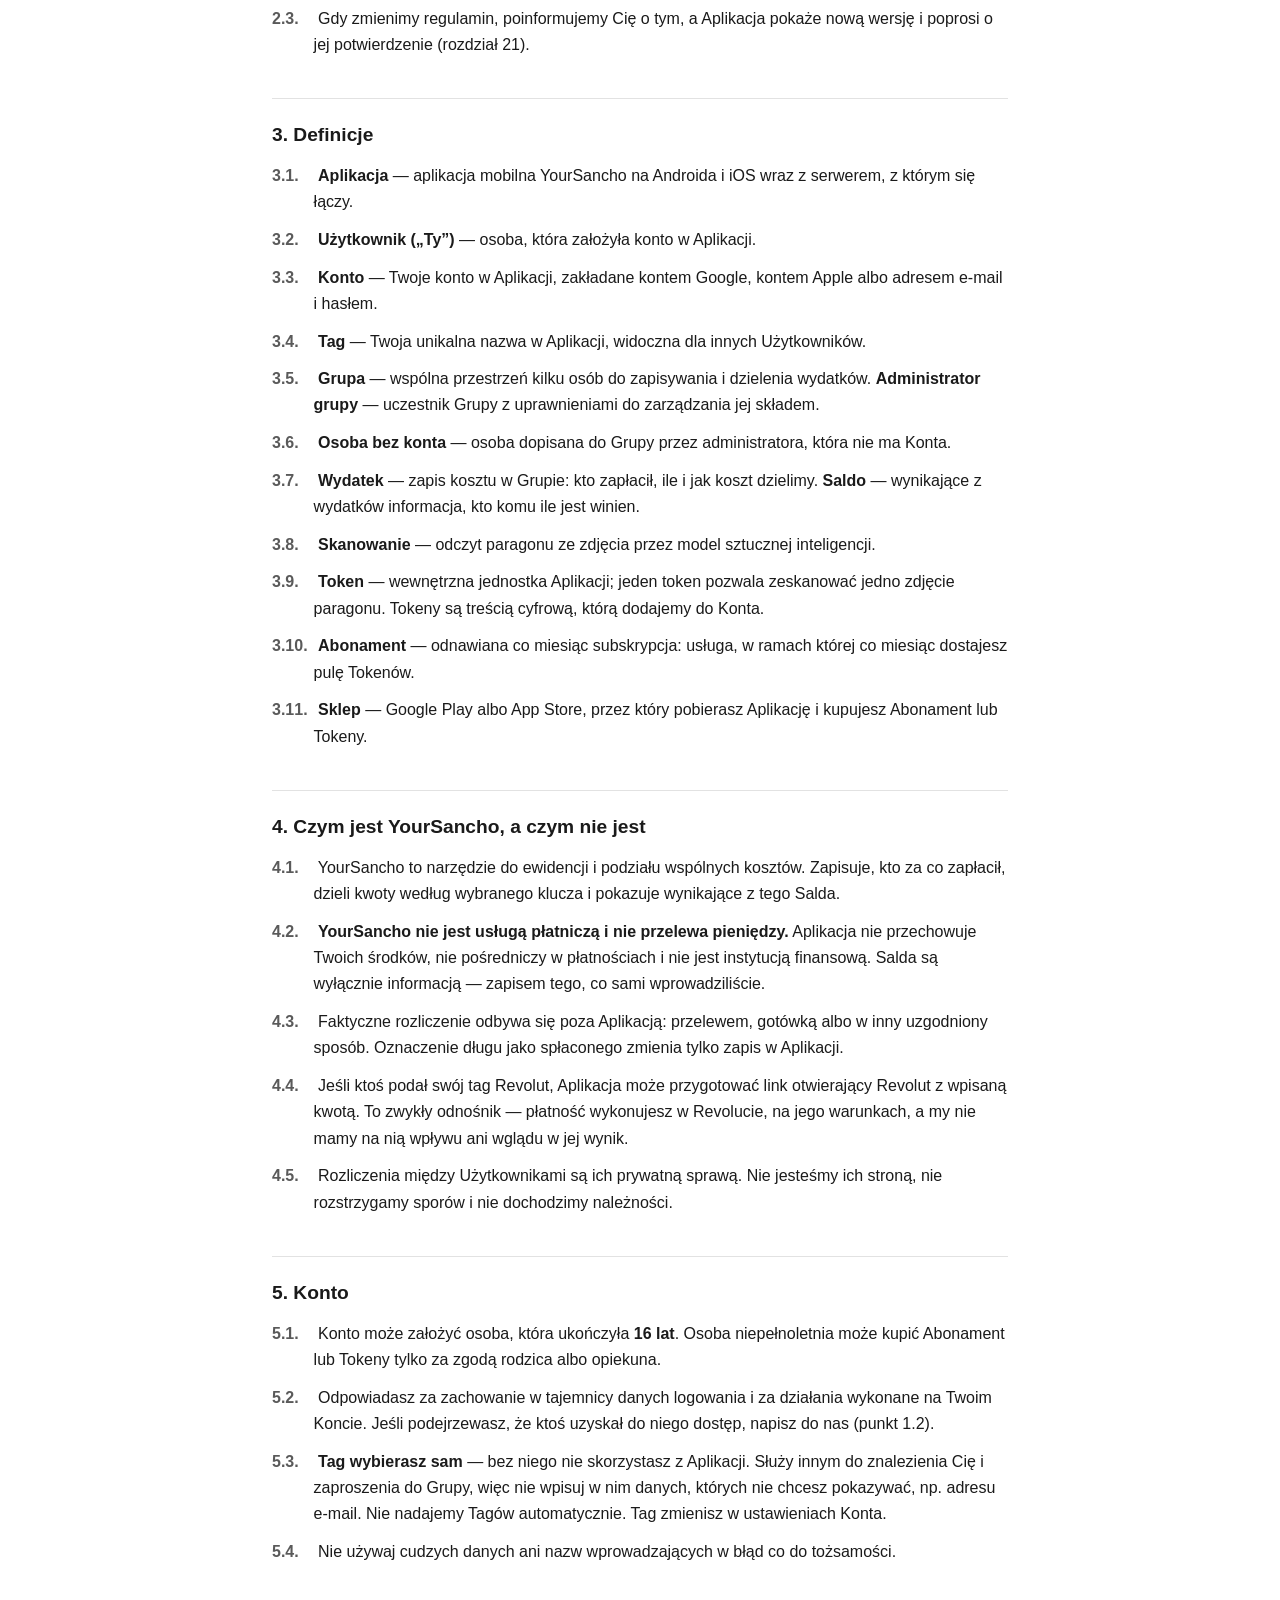
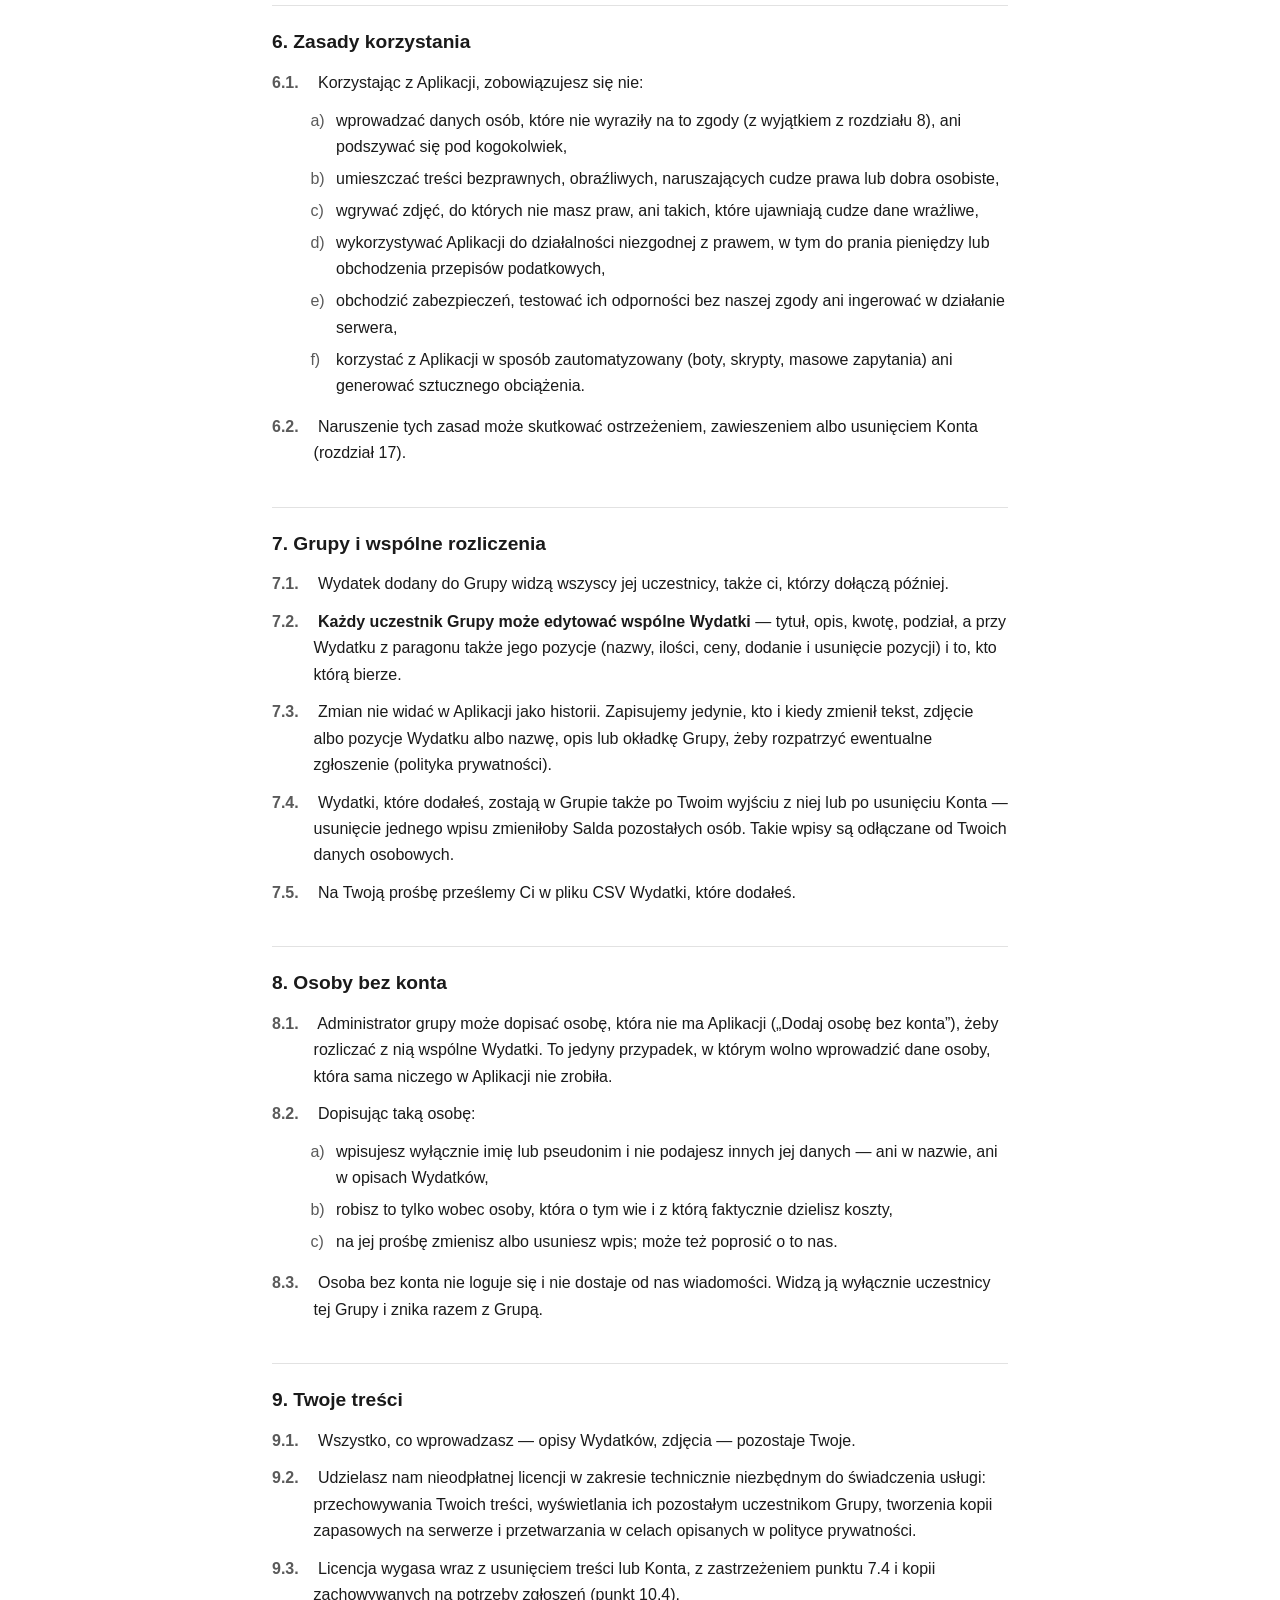
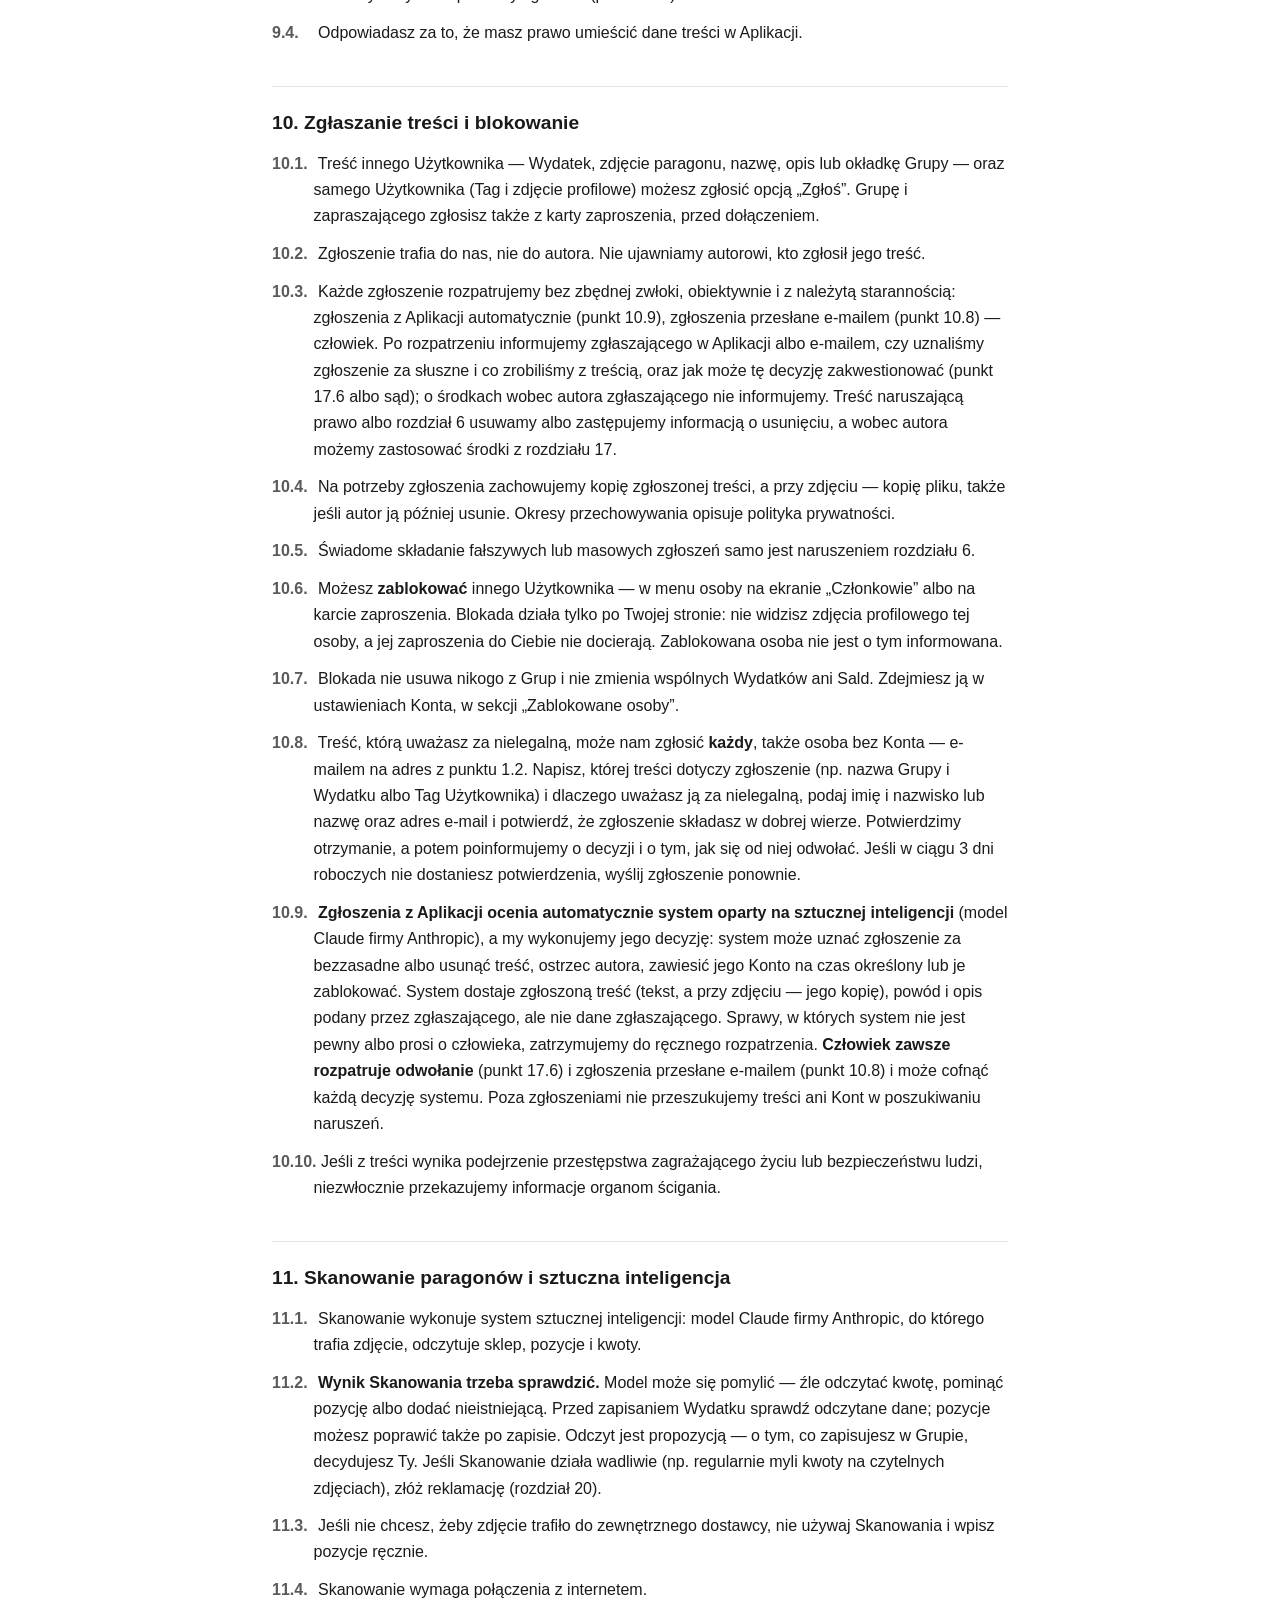
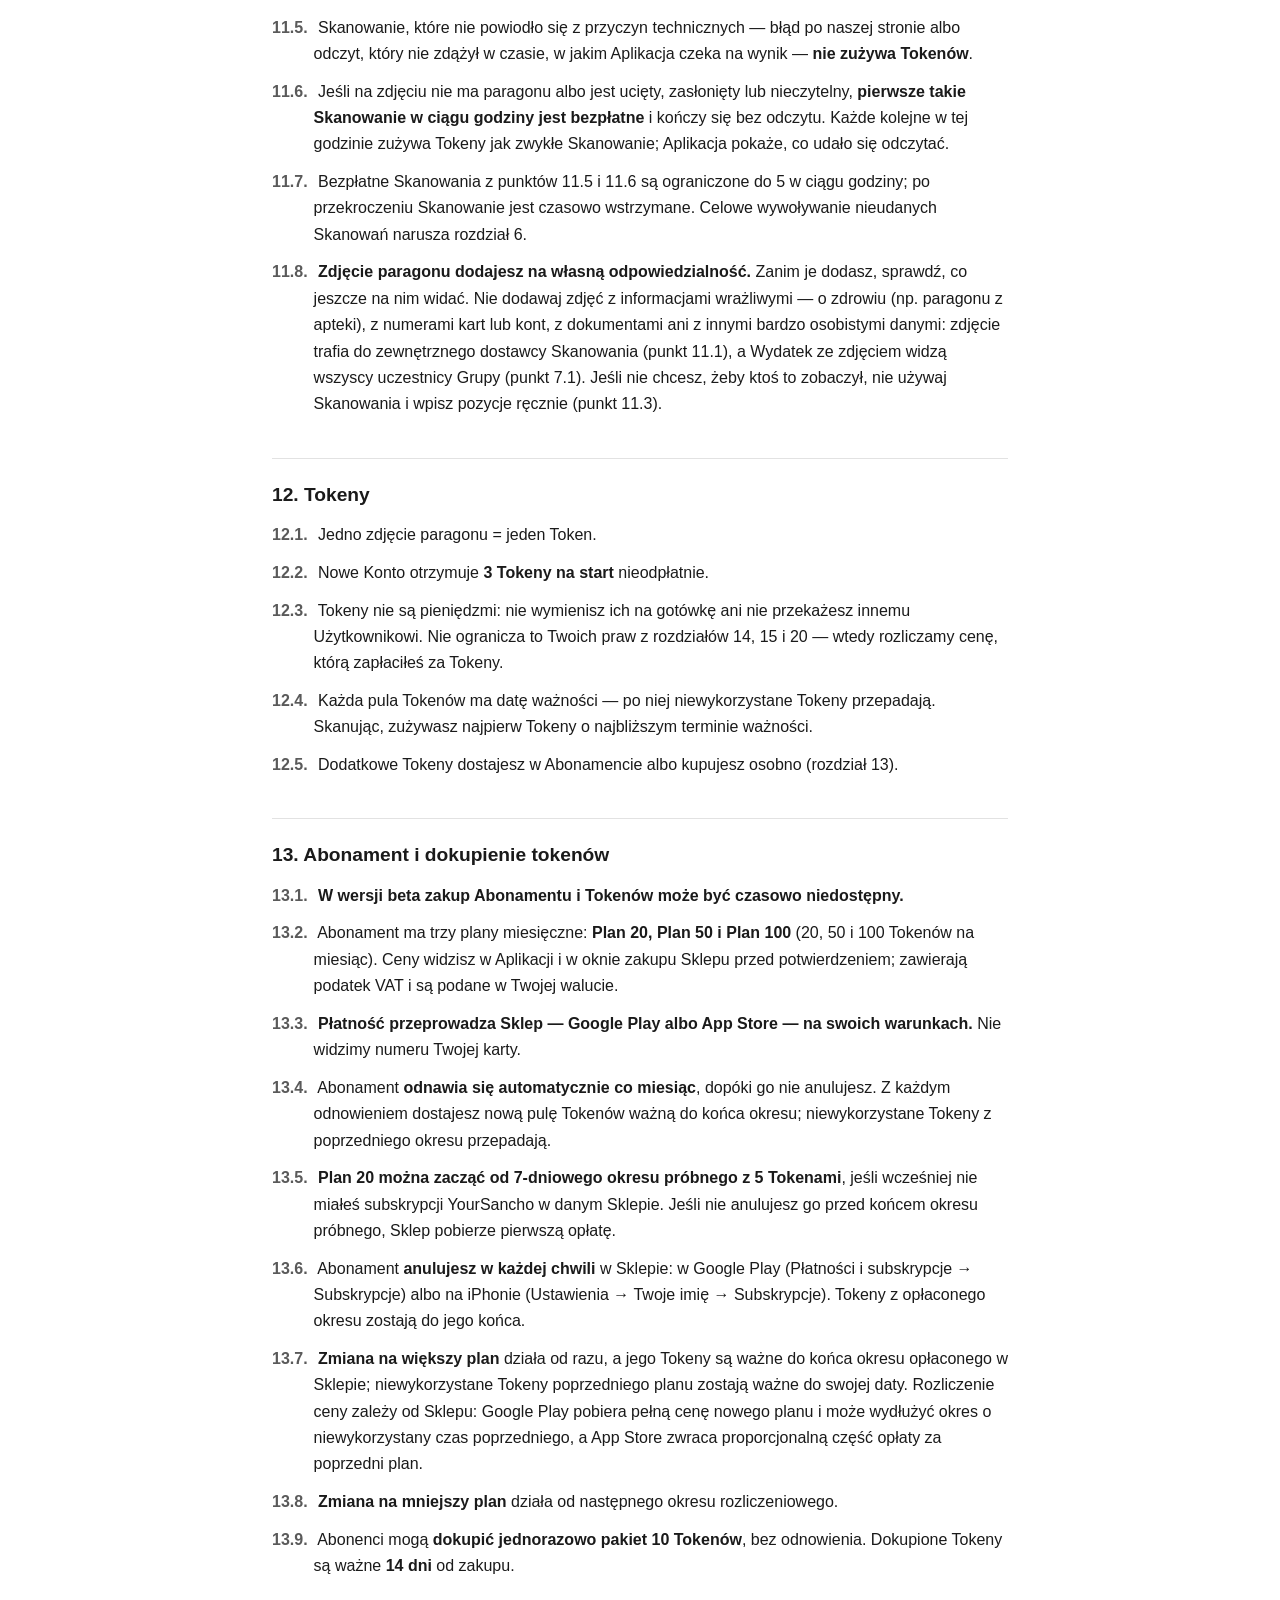
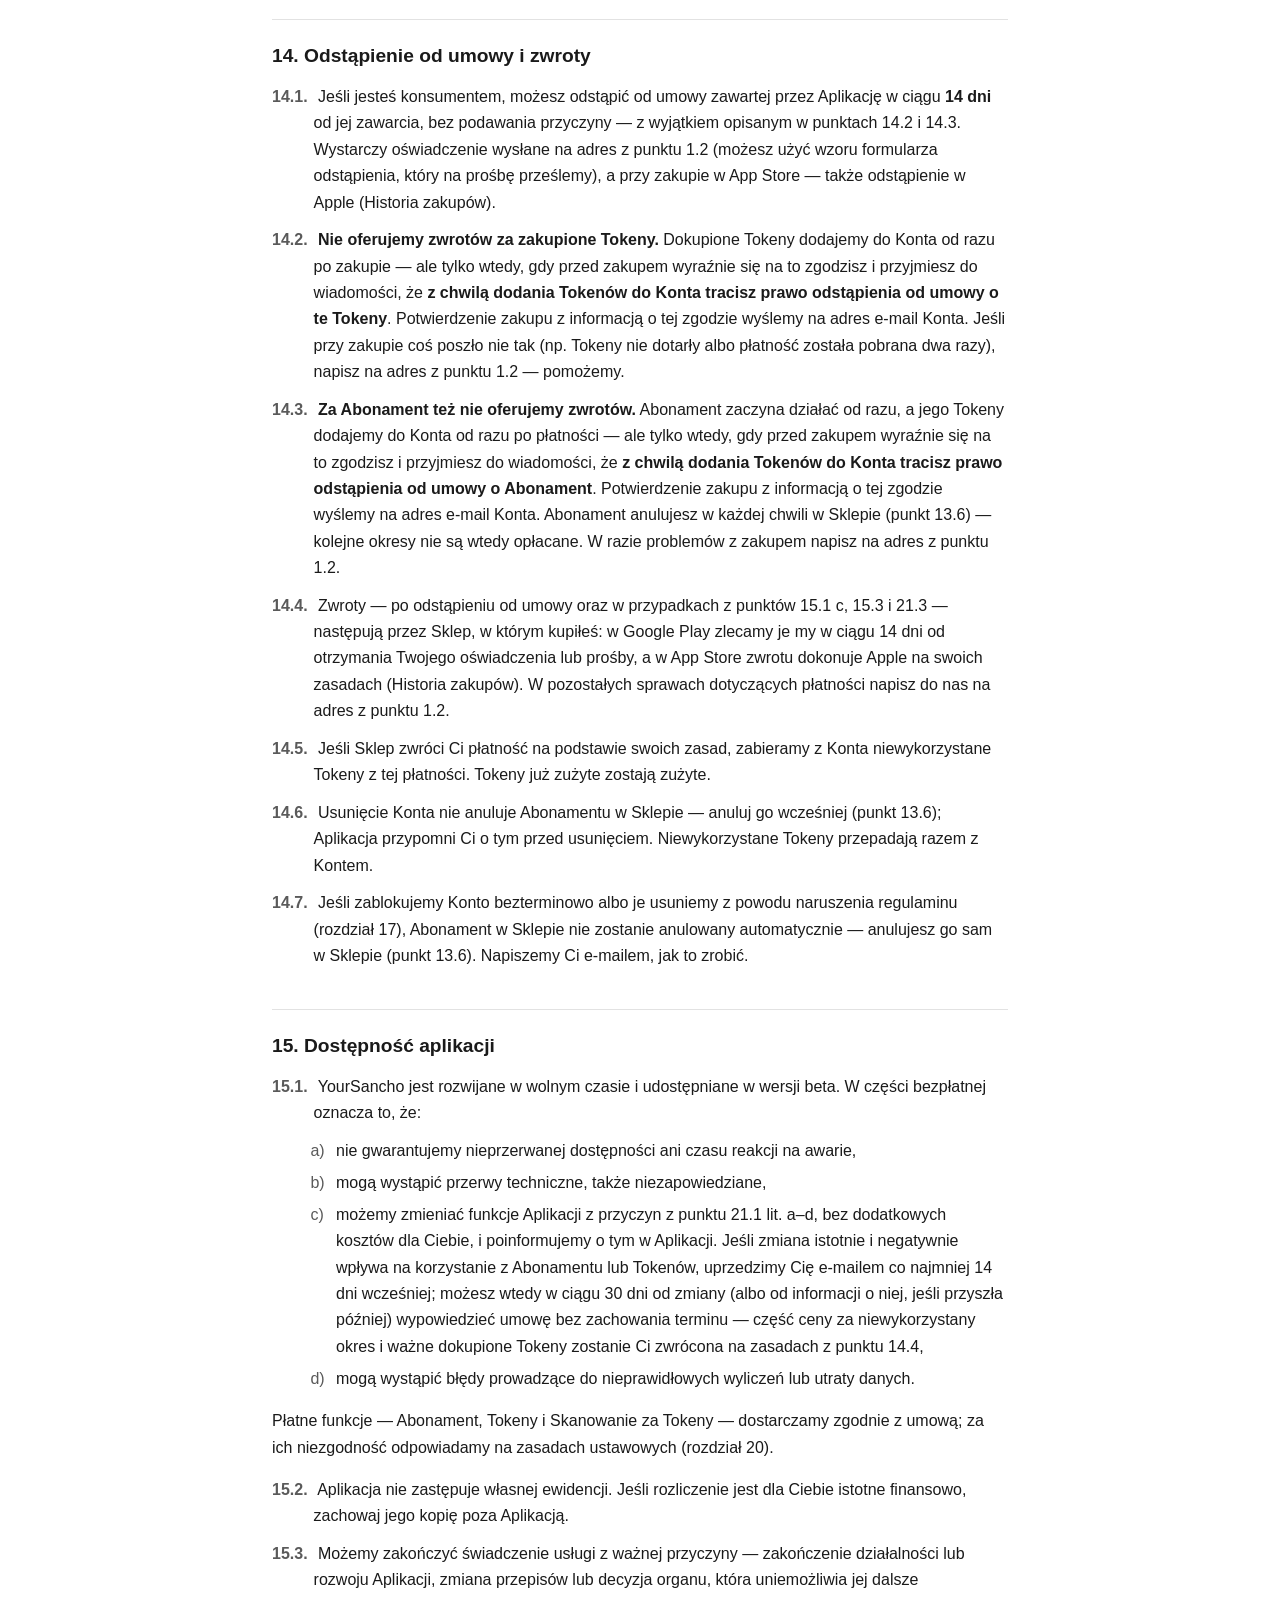
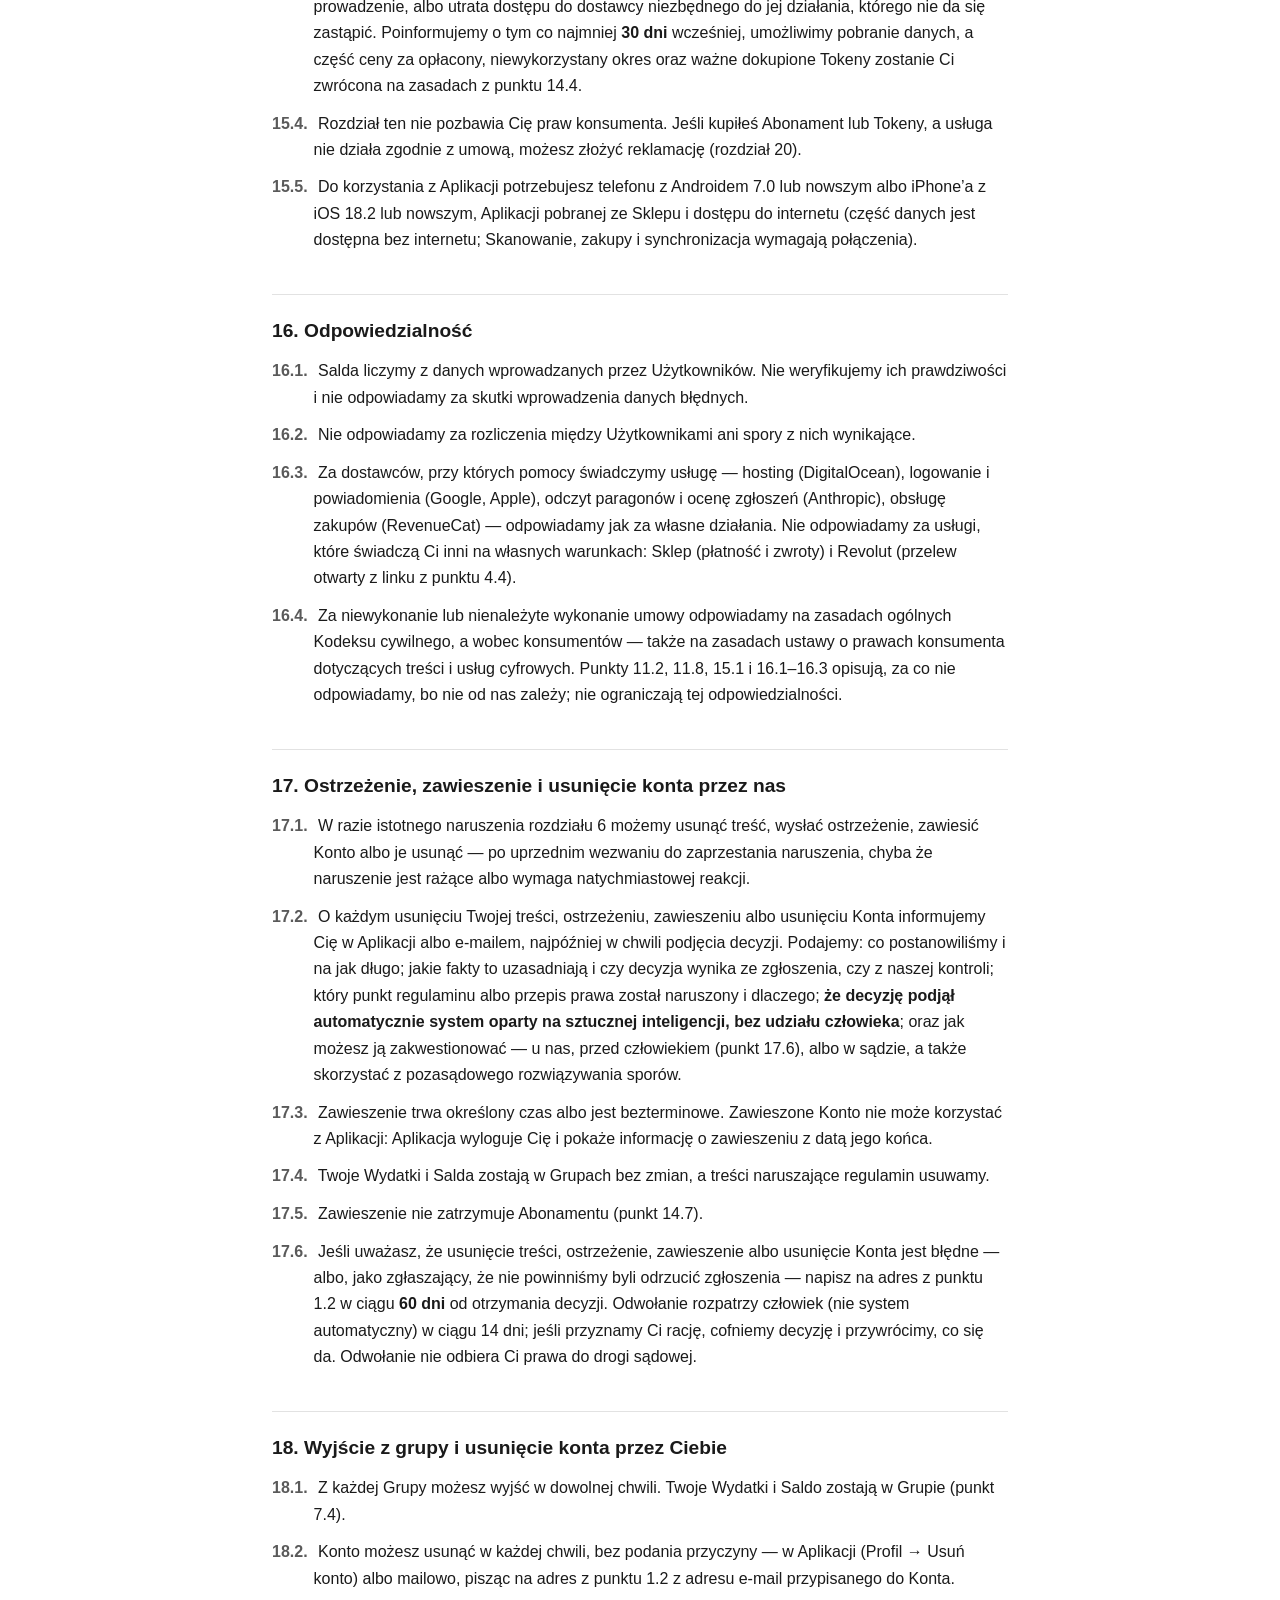
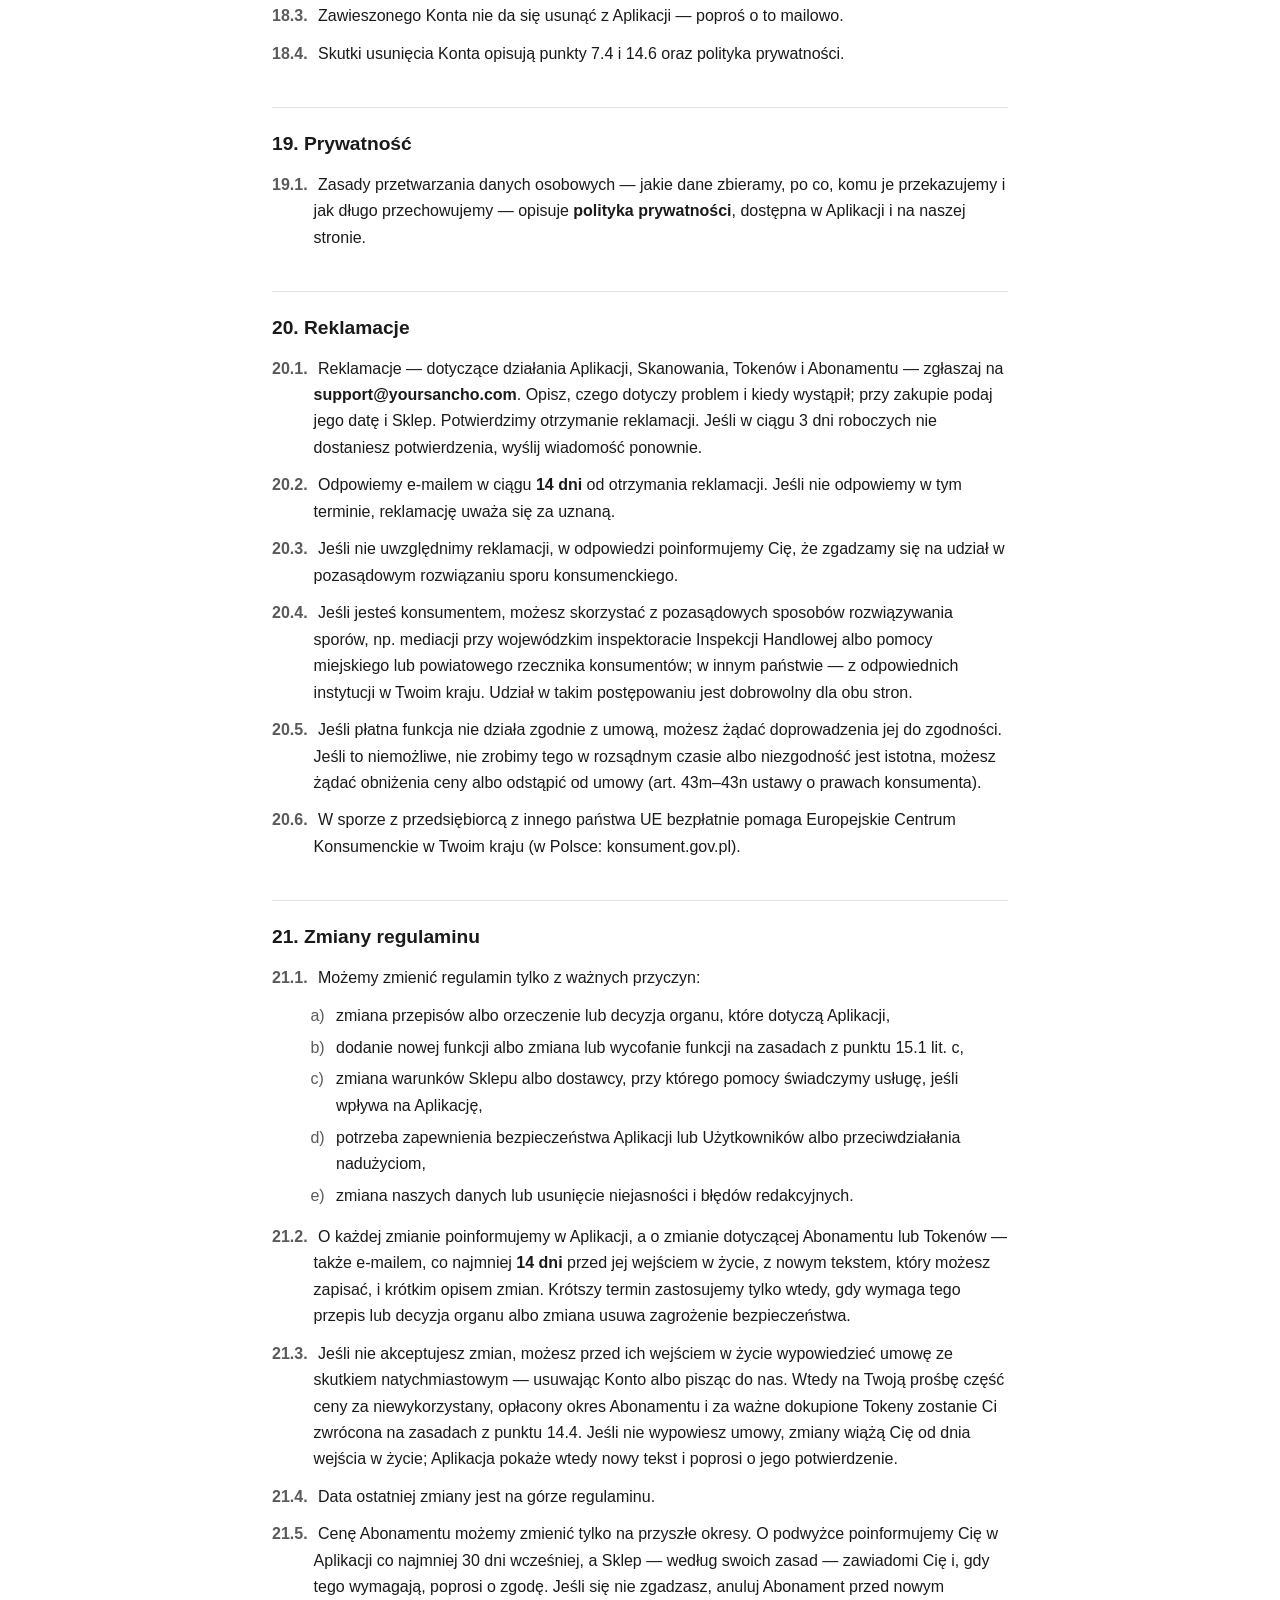
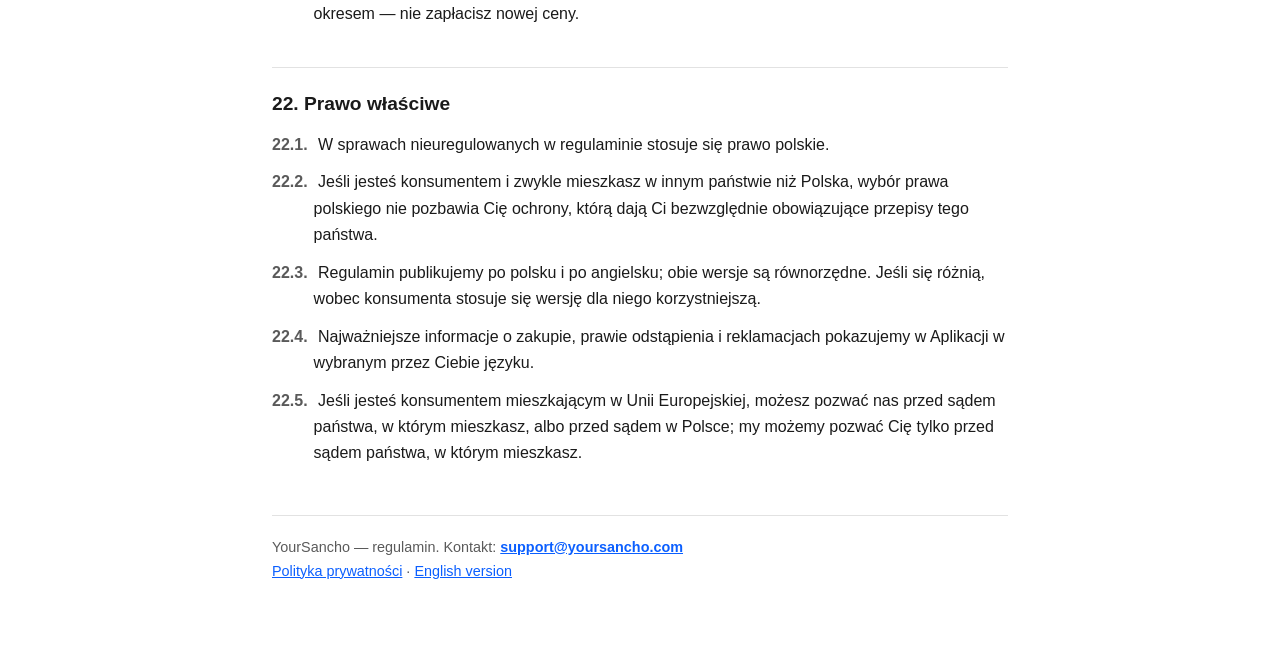
<file: terms.html>
<!doctype html>
<html lang="pl">
<head>
<meta charset="utf-8">
<meta name="viewport" content="width=device-width, initial-scale=1">
<title>Regulamin — YourSancho</title>
<meta name="description" content="Regulamin aplikacji YourSancho do dzielenia wspólnych wydatków.">
<link rel="canonical" href="https://arturbaryla.github.io/yoursancho-legal/terms.html">
<link rel="alternate" hreflang="en" href="https://arturbaryla.github.io/yoursancho-legal/terms-en.html">
<link rel="alternate" hreflang="pl" href="https://arturbaryla.github.io/yoursancho-legal/terms.html">
<link rel="alternate" hreflang="x-default" href="https://arturbaryla.github.io/yoursancho-legal/terms-en.html">
<link rel="stylesheet" href="style.css">
</head>
<body>
<main>

<nav class="langbar" aria-label="Wybór języka">
  <a href="terms-en.html" hreflang="en">English</a>
  <a href="terms.html" aria-current="page">Polski</a>
</nav>

<h1>Regulamin aplikacji YourSancho</h1>
<p class="sub">Ostatnia aktualizacja: 16 listopada 2026 · Wchodzi w życie: 30 listopada 2026</p>
<p class="docnav">Szukasz informacji o danych osobowych? <a href="./">Polityka prywatności</a></p>

<nav class="toc" aria-label="Spis treści">
<p class="toc-title">Spis treści</p>
<ol>
  <li><a href="#1-wprowadzenie">Wprowadzenie</a></li>
  <li><a href="#2-akceptacja-regulaminu">Akceptacja regulaminu</a></li>
  <li><a href="#3-definicje">Definicje</a></li>
  <li><a href="#4-czym-jest-yoursancho-a-czym-nie-jest">Czym jest YourSancho, a czym nie jest</a></li>
  <li><a href="#5-konto">Konto</a></li>
  <li><a href="#6-zasady-korzystania">Zasady korzystania</a></li>
  <li><a href="#7-grupy-i-wspólne-rozliczenia">Grupy i wspólne rozliczenia</a></li>
  <li><a href="#8-osoby-bez-konta">Osoby bez konta</a></li>
  <li><a href="#9-twoje-treści">Twoje treści</a></li>
  <li><a href="#10-zgłaszanie-treści-i-blokowanie">Zgłaszanie treści i blokowanie</a></li>
  <li><a href="#11-skanowanie-paragonów-i-sztuczna-inteligencja">Skanowanie paragonów i sztuczna inteligencja</a></li>
  <li><a href="#12-tokeny">Tokeny</a></li>
  <li><a href="#13-abonament-i-dokupienie-tokenów">Abonament i dokupienie tokenów</a></li>
  <li><a href="#14-odstąpienie-od-umowy-i-zwroty">Odstąpienie od umowy i zwroty</a></li>
  <li><a href="#15-dostępność-aplikacji">Dostępność aplikacji</a></li>
  <li><a href="#16-odpowiedzialność">Odpowiedzialność</a></li>
  <li><a href="#17-ostrzeżenie-zawieszenie-i-usunięcie-konta-przez-nas">Ostrzeżenie, zawieszenie i usunięcie konta przez nas</a></li>
  <li><a href="#18-wyjście-z-grupy-i-usunięcie-konta-przez-ciebie">Wyjście z grupy i usunięcie konta przez Ciebie</a></li>
  <li><a href="#19-prywatność">Prywatność</a></li>
  <li><a href="#20-reklamacje">Reklamacje</a></li>
  <li><a href="#21-zmiany-regulaminu">Zmiany regulaminu</a></li>
  <li><a href="#22-prawo-właściwe">Prawo właściwe</a></li>
</ol>
</nav>

<h2 id="1-wprowadzenie">1. Wprowadzenie</h2>

<p class="pt" id="p1-1"><span class="no">1.1.</span> Aplikację YourSancho udostępnia <strong>Art Technology — Artur Baryła</strong>, przedsiębiorca wpisany do Centralnej Ewidencji i Informacji o Działalności Gospodarczej (CEIDG), ul. Dąbrówki 86 lok. 10, 80-034 Gdańsk, NIP 5833452622, REGON 522305712 („my”).</p>

<p class="pt" id="p1-2"><span class="no">1.2.</span> Kontakt we wszystkich sprawach: e-mail <strong>support@yoursancho.com</strong>, telefon <strong>+48 508 084 428</strong>. To także nasz punkt kontaktowy dla Użytkowników i dla organów w rozumieniu art. 11 i 12 aktu o usługach cyfrowych (rozporządzenie (UE) 2022/2065). Piszemy po polsku i po angielsku. Odpowiada człowiek, nie automat.</p>

<p class="pt" id="p1-3"><span class="no">1.3.</span> YourSancho kierujemy do osób mieszkających w <strong>Europejskim Obszarze Gospodarczym i Ukrainie</strong>. Aplikacja może być dostępna w sklepach z aplikacjami także w innych krajach, ale nie kierujemy jej do ich mieszkańców i nie dostosowujemy jej do tamtejszych przepisów. Mieszkając w EOG albo na Ukrainie, możesz korzystać z Aplikacji także w podróży. Jeśli korzystasz z niej skądinąd, robisz to z własnej inicjatywy i odpowiadasz za zgodność z prawem miejsca, w którym się znajdujesz.</p>

<p class="pt" id="p1-4"><span class="no">1.4.</span> Podstawowe korzystanie — konto, grupy, wydatki, rozliczenia — jest bezpłatne. Płatne są tylko dodatkowe tokeny do skanowania paragonów (rozdziały 12 i 13). Nie wyświetlamy reklam i nie sprzedajemy danych.</p>

<p class="pt" id="p1-5"><span class="no">1.5.</span> Nie możesz korzystać z Aplikacji, jeśli przebywasz albo zwykle mieszkasz w państwie lub na terytorium objętym całościowymi sankcjami Unii Europejskiej, ONZ, Wielkiej Brytanii albo Stanów Zjednoczonych — w tym na terytoriach Ukrainy, które nie są pod kontrolą rządu Ukrainy — ani jeśli Ty albo ktoś, kto Cię kontroluje, jest na liście sankcyjnej któregokolwiek z nich. Możemy odmówić albo zakończyć dostęp, jeśli wymagają tego przepisy o sankcjach.</p>

<h2 id="2-akceptacja-regulaminu">2. Akceptacja regulaminu</h2>

<p class="pt" id="p2-1"><span class="no">2.1.</span> Regulamin udostępniamy nieodpłatnie przed założeniem Konta — w Aplikacji i na naszej stronie, w formie, którą możesz zapisać i wydrukować. Zakładając Konto, akceptujesz go; od tej chwili Cię obowiązuje.</p>

<p class="pt" id="p2-2"><span class="no">2.2.</span> Jeśli nie zgadzasz się z którymkolwiek punktem, nie zakładaj konta albo usuń istniejące (rozdział 18).</p>

<p class="pt" id="p2-3"><span class="no">2.3.</span> Gdy zmienimy regulamin, poinformujemy Cię o tym, a Aplikacja pokaże nową wersję i poprosi o jej potwierdzenie (rozdział 21).</p>

<h2 id="3-definicje">3. Definicje</h2>

<p class="pt" id="p3-1"><span class="no">3.1.</span> <strong>Aplikacja</strong> — aplikacja mobilna YourSancho na Androida i iOS wraz z serwerem, z którym się łączy.</p>

<p class="pt" id="p3-2"><span class="no">3.2.</span> <strong>Użytkownik („Ty”)</strong> — osoba, która założyła konto w Aplikacji.</p>

<p class="pt" id="p3-3"><span class="no">3.3.</span> <strong>Konto</strong> — Twoje konto w Aplikacji, zakładane kontem Google, kontem Apple albo adresem e-mail i hasłem.</p>

<p class="pt" id="p3-4"><span class="no">3.4.</span> <strong>Tag</strong> — Twoja unikalna nazwa w Aplikacji, widoczna dla innych Użytkowników.</p>

<p class="pt" id="p3-5"><span class="no">3.5.</span> <strong>Grupa</strong> — wspólna przestrzeń kilku osób do zapisywania i dzielenia wydatków. <strong>Administrator grupy</strong> — uczestnik Grupy z uprawnieniami do zarządzania jej składem.</p>

<p class="pt" id="p3-6"><span class="no">3.6.</span> <strong>Osoba bez konta</strong> — osoba dopisana do Grupy przez administratora, która nie ma Konta.</p>

<p class="pt" id="p3-7"><span class="no">3.7.</span> <strong>Wydatek</strong> — zapis kosztu w Grupie: kto zapłacił, ile i jak koszt dzielimy. <strong>Saldo</strong> — wynikające z wydatków informacja, kto komu ile jest winien.</p>

<p class="pt" id="p3-8"><span class="no">3.8.</span> <strong>Skanowanie</strong> — odczyt paragonu ze zdjęcia przez model sztucznej inteligencji.</p>

<p class="pt" id="p3-9"><span class="no">3.9.</span> <strong>Token</strong> — wewnętrzna jednostka Aplikacji; jeden token pozwala zeskanować jedno zdjęcie paragonu. Tokeny są treścią cyfrową, którą dodajemy do Konta.</p>

<p class="pt" id="p3-10"><span class="no">3.10.</span> <strong>Abonament</strong> — odnawiana co miesiąc subskrypcja: usługa, w ramach której co miesiąc dostajesz pulę Tokenów.</p>

<p class="pt" id="p3-11"><span class="no">3.11.</span> <strong>Sklep</strong> — Google Play albo App Store, przez który pobierasz Aplikację i kupujesz Abonament lub Tokeny.</p>

<h2 id="4-czym-jest-yoursancho-a-czym-nie-jest">4. Czym jest YourSancho, a czym nie jest</h2>

<p class="pt" id="p4-1"><span class="no">4.1.</span> YourSancho to narzędzie do ewidencji i podziału wspólnych kosztów. Zapisuje, kto za co zapłacił, dzieli kwoty według wybranego klucza i pokazuje wynikające z tego Salda.</p>

<p class="pt" id="p4-2"><span class="no">4.2.</span> <strong>YourSancho nie jest usługą płatniczą i nie przelewa pieniędzy.</strong> Aplikacja nie przechowuje Twoich środków, nie pośredniczy w płatnościach i nie jest instytucją finansową. Salda są wyłącznie informacją — zapisem tego, co sami wprowadziliście.</p>

<p class="pt" id="p4-3"><span class="no">4.3.</span> Faktyczne rozliczenie odbywa się poza Aplikacją: przelewem, gotówką albo w inny uzgodniony sposób. Oznaczenie długu jako spłaconego zmienia tylko zapis w Aplikacji.</p>

<p class="pt" id="p4-4"><span class="no">4.4.</span> Jeśli ktoś podał swój tag Revolut, Aplikacja może przygotować link otwierający Revolut z wpisaną kwotą. To zwykły odnośnik — płatność wykonujesz w Revolucie, na jego warunkach, a my nie mamy na nią wpływu ani wglądu w jej wynik.</p>

<p class="pt" id="p4-5"><span class="no">4.5.</span> Rozliczenia między Użytkownikami są ich prywatną sprawą. Nie jesteśmy ich stroną, nie rozstrzygamy sporów i nie dochodzimy należności.</p>

<h2 id="5-konto">5. Konto</h2>

<p class="pt" id="p5-1"><span class="no">5.1.</span> Konto może założyć osoba, która ukończyła <strong>16 lat</strong>. Osoba niepełnoletnia może kupić Abonament lub Tokeny tylko za zgodą rodzica albo opiekuna.</p>

<p class="pt" id="p5-2"><span class="no">5.2.</span> Odpowiadasz za zachowanie w tajemnicy danych logowania i za działania wykonane na Twoim Koncie. Jeśli podejrzewasz, że ktoś uzyskał do niego dostęp, napisz do nas (punkt 1.2).</p>

<p class="pt" id="p5-3"><span class="no">5.3.</span> <strong>Tag wybierasz sam</strong> — bez niego nie skorzystasz z Aplikacji. Służy innym do znalezienia Cię i zaproszenia do Grupy, więc nie wpisuj w nim danych, których nie chcesz pokazywać, np. adresu e-mail. Nie nadajemy Tagów automatycznie. Tag zmienisz w ustawieniach Konta.</p>

<p class="pt" id="p5-4"><span class="no">5.4.</span> Nie używaj cudzych danych ani nazw wprowadzających w błąd co do tożsamości.</p>

<h2 id="6-zasady-korzystania">6. Zasady korzystania</h2>

<p class="pt" id="p6-1"><span class="no">6.1.</span> Korzystając z Aplikacji, zobowiązujesz się nie:</p>

<ol class="alpha">
  <li>wprowadzać danych osób, które nie wyraziły na to zgody (z wyjątkiem z rozdziału 8), ani podszywać się pod kogokolwiek,</li>
  <li>umieszczać treści bezprawnych, obraźliwych, naruszających cudze prawa lub dobra osobiste,</li>
  <li>wgrywać zdjęć, do których nie masz praw, ani takich, które ujawniają cudze dane wrażliwe,</li>
  <li>wykorzystywać Aplikacji do działalności niezgodnej z prawem, w tym do prania pieniędzy lub obchodzenia przepisów podatkowych,</li>
  <li>obchodzić zabezpieczeń, testować ich odporności bez naszej zgody ani ingerować w działanie serwera,</li>
  <li>korzystać z Aplikacji w sposób zautomatyzowany (boty, skrypty, masowe zapytania) ani generować sztucznego obciążenia.</li>
</ol>

<p class="pt" id="p6-2"><span class="no">6.2.</span> Naruszenie tych zasad może skutkować ostrzeżeniem, zawieszeniem albo usunięciem Konta (rozdział 17).</p>

<h2 id="7-grupy-i-wspólne-rozliczenia">7. Grupy i wspólne rozliczenia</h2>

<p class="pt" id="p7-1"><span class="no">7.1.</span> Wydatek dodany do Grupy widzą wszyscy jej uczestnicy, także ci, którzy dołączą później.</p>

<p class="pt" id="p7-2"><span class="no">7.2.</span> <strong>Każdy uczestnik Grupy może edytować wspólne Wydatki</strong> — tytuł, opis, kwotę, podział, a przy Wydatku z paragonu także jego pozycje (nazwy, ilości, ceny, dodanie i usunięcie pozycji) i to, kto którą bierze.</p>

<p class="pt" id="p7-3"><span class="no">7.3.</span> Zmian nie widać w Aplikacji jako historii. Zapisujemy jedynie, kto i kiedy zmienił tekst, zdjęcie albo pozycje Wydatku albo nazwę, opis lub okładkę Grupy, żeby rozpatrzyć ewentualne zgłoszenie (polityka prywatności).</p>

<p class="pt" id="p7-4"><span class="no">7.4.</span> Wydatki, które dodałeś, zostają w Grupie także po Twoim wyjściu z niej lub po usunięciu Konta — usunięcie jednego wpisu zmieniłoby Salda pozostałych osób. Takie wpisy są odłączane od Twoich danych osobowych.</p>

<p class="pt" id="p7-5"><span class="no">7.5.</span> Na Twoją prośbę prześlemy Ci w pliku CSV Wydatki, które dodałeś.</p>

<h2 id="8-osoby-bez-konta">8. Osoby bez konta</h2>

<p class="pt" id="p8-1"><span class="no">8.1.</span> Administrator grupy może dopisać osobę, która nie ma Aplikacji („Dodaj osobę bez konta”), żeby rozliczać z nią wspólne Wydatki. To jedyny przypadek, w którym wolno wprowadzić dane osoby, która sama niczego w Aplikacji nie zrobiła.</p>

<p class="pt" id="p8-2"><span class="no">8.2.</span> Dopisując taką osobę:</p>

<ol class="alpha">
  <li>wpisujesz wyłącznie imię lub pseudonim i nie podajesz innych jej danych — ani w nazwie, ani w opisach Wydatków,</li>
  <li>robisz to tylko wobec osoby, która o tym wie i z którą faktycznie dzielisz koszty,</li>
  <li>na jej prośbę zmienisz albo usuniesz wpis; może też poprosić o to nas.</li>
</ol>

<p class="pt" id="p8-3"><span class="no">8.3.</span> Osoba bez konta nie loguje się i nie dostaje od nas wiadomości. Widzą ją wyłącznie uczestnicy tej Grupy i znika razem z Grupą.</p>

<h2 id="9-twoje-treści">9. Twoje treści</h2>

<p class="pt" id="p9-1"><span class="no">9.1.</span> Wszystko, co wprowadzasz — opisy Wydatków, zdjęcia — pozostaje Twoje.</p>

<p class="pt" id="p9-2"><span class="no">9.2.</span> Udzielasz nam nieodpłatnej licencji w zakresie technicznie niezbędnym do świadczenia usługi: przechowywania Twoich treści, wyświetlania ich pozostałym uczestnikom Grupy, tworzenia kopii zapasowych na serwerze i przetwarzania w celach opisanych w polityce prywatności.</p>

<p class="pt" id="p9-3"><span class="no">9.3.</span> Licencja wygasa wraz z usunięciem treści lub Konta, z zastrzeżeniem punktu 7.4 i kopii zachowywanych na potrzeby zgłoszeń (punkt 10.4).</p>

<p class="pt" id="p9-4"><span class="no">9.4.</span> Odpowiadasz za to, że masz prawo umieścić dane treści w Aplikacji.</p>

<h2 id="10-zgłaszanie-treści-i-blokowanie">10. Zgłaszanie treści i blokowanie</h2>

<p class="pt" id="p10-1"><span class="no">10.1.</span> Treść innego Użytkownika — Wydatek, zdjęcie paragonu, nazwę, opis lub okładkę Grupy — oraz samego Użytkownika (Tag i zdjęcie profilowe) możesz zgłosić opcją „Zgłoś”. Grupę i zapraszającego zgłosisz także z karty zaproszenia, przed dołączeniem.</p>

<p class="pt" id="p10-2"><span class="no">10.2.</span> Zgłoszenie trafia do nas, nie do autora. Nie ujawniamy autorowi, kto zgłosił jego treść.</p>

<p class="pt" id="p10-3"><span class="no">10.3.</span> Każde zgłoszenie rozpatrujemy bez zbędnej zwłoki, obiektywnie i z należytą starannością: zgłoszenia z Aplikacji automatycznie (punkt 10.9), zgłoszenia przesłane e-mailem (punkt 10.8) — człowiek. Po rozpatrzeniu informujemy zgłaszającego w Aplikacji albo e-mailem, czy uznaliśmy zgłoszenie za słuszne i co zrobiliśmy z treścią, oraz jak może tę decyzję zakwestionować (punkt 17.6 albo sąd); o środkach wobec autora zgłaszającego nie informujemy. Treść naruszającą prawo albo rozdział 6 usuwamy albo zastępujemy informacją o usunięciu, a wobec autora możemy zastosować środki z rozdziału 17.</p>

<p class="pt" id="p10-4"><span class="no">10.4.</span> Na potrzeby zgłoszenia zachowujemy kopię zgłoszonej treści, a przy zdjęciu — kopię pliku, także jeśli autor ją później usunie. Okresy przechowywania opisuje polityka prywatności.</p>

<p class="pt" id="p10-5"><span class="no">10.5.</span> Świadome składanie fałszywych lub masowych zgłoszeń samo jest naruszeniem rozdziału 6.</p>

<p class="pt" id="p10-6"><span class="no">10.6.</span> Możesz <strong>zablokować</strong> innego Użytkownika — w menu osoby na ekranie „Członkowie” albo na karcie zaproszenia. Blokada działa tylko po Twojej stronie: nie widzisz zdjęcia profilowego tej osoby, a jej zaproszenia do Ciebie nie docierają. Zablokowana osoba nie jest o tym informowana.</p>

<p class="pt" id="p10-7"><span class="no">10.7.</span> Blokada nie usuwa nikogo z Grup i nie zmienia wspólnych Wydatków ani Sald. Zdejmiesz ją w ustawieniach Konta, w sekcji „Zablokowane osoby”.</p>

<p class="pt" id="p10-8"><span class="no">10.8.</span> Treść, którą uważasz za nielegalną, może nam zgłosić <strong>każdy</strong>, także osoba bez Konta — e-mailem na adres z punktu 1.2. Napisz, której treści dotyczy zgłoszenie (np. nazwa Grupy i Wydatku albo Tag Użytkownika) i dlaczego uważasz ją za nielegalną, podaj imię i nazwisko lub nazwę oraz adres e-mail i potwierdź, że zgłoszenie składasz w dobrej wierze. Potwierdzimy otrzymanie, a potem poinformujemy o decyzji i o tym, jak się od niej odwołać. Jeśli w ciągu 3 dni roboczych nie dostaniesz potwierdzenia, wyślij zgłoszenie ponownie.</p>

<p class="pt" id="p10-9"><span class="no">10.9.</span> <strong>Zgłoszenia z Aplikacji ocenia automatycznie system oparty na sztucznej inteligencji</strong> (model Claude firmy Anthropic), a my wykonujemy jego decyzję: system może uznać zgłoszenie za bezzasadne albo usunąć treść, ostrzec autora, zawiesić jego Konto na czas określony lub je zablokować. System dostaje zgłoszoną treść (tekst, a przy zdjęciu — jego kopię), powód i opis podany przez zgłaszającego, ale nie dane zgłaszającego. Sprawy, w których system nie jest pewny albo prosi o człowieka, zatrzymujemy do ręcznego rozpatrzenia. <strong>Człowiek zawsze rozpatruje odwołanie</strong> (punkt 17.6) i zgłoszenia przesłane e-mailem (punkt 10.8) i może cofnąć każdą decyzję systemu. Poza zgłoszeniami nie przeszukujemy treści ani Kont w poszukiwaniu naruszeń.</p>

<p class="pt" id="p10-10"><span class="no">10.10.</span> Jeśli z treści wynika podejrzenie przestępstwa zagrażającego życiu lub bezpieczeństwu ludzi, niezwłocznie przekazujemy informacje organom ścigania.</p>

<h2 id="11-skanowanie-paragonów-i-sztuczna-inteligencja">11. Skanowanie paragonów i sztuczna inteligencja</h2>

<p class="pt" id="p11-1"><span class="no">11.1.</span> Skanowanie wykonuje system sztucznej inteligencji: model Claude firmy Anthropic, do którego trafia zdjęcie, odczytuje sklep, pozycje i kwoty.</p>

<p class="pt" id="p11-2"><span class="no">11.2.</span> <strong>Wynik Skanowania trzeba sprawdzić.</strong> Model może się pomylić — źle odczytać kwotę, pominąć pozycję albo dodać nieistniejącą. Przed zapisaniem Wydatku sprawdź odczytane dane; pozycje możesz poprawić także po zapisie. Odczyt jest propozycją — o tym, co zapisujesz w Grupie, decydujesz Ty. Jeśli Skanowanie działa wadliwie (np. regularnie myli kwoty na czytelnych zdjęciach), złóż reklamację (rozdział 20).</p>

<p class="pt" id="p11-3"><span class="no">11.3.</span> Jeśli nie chcesz, żeby zdjęcie trafiło do zewnętrznego dostawcy, nie używaj Skanowania i wpisz pozycje ręcznie.</p>

<p class="pt" id="p11-4"><span class="no">11.4.</span> Skanowanie wymaga połączenia z internetem.</p>

<p class="pt" id="p11-5"><span class="no">11.5.</span> Skanowanie, które nie powiodło się z przyczyn technicznych — błąd po naszej stronie albo odczyt, który nie zdążył w czasie, w jakim Aplikacja czeka na wynik — <strong>nie zużywa Tokenów</strong>.</p>

<p class="pt" id="p11-6"><span class="no">11.6.</span> Jeśli na zdjęciu nie ma paragonu albo jest ucięty, zasłonięty lub nieczytelny, <strong>pierwsze takie Skanowanie w ciągu godziny jest bezpłatne</strong> i kończy się bez odczytu. Każde kolejne w tej godzinie zużywa Tokeny jak zwykłe Skanowanie; Aplikacja pokaże, co udało się odczytać.</p>

<p class="pt" id="p11-7"><span class="no">11.7.</span> Bezpłatne Skanowania z punktów 11.5 i 11.6 są ograniczone do 5 w ciągu godziny; po przekroczeniu Skanowanie jest czasowo wstrzymane. Celowe wywoływanie nieudanych Skanowań narusza rozdział 6.</p>

<p class="pt" id="p11-8"><span class="no">11.8.</span> <strong>Zdjęcie paragonu dodajesz na własną odpowiedzialność.</strong> Zanim je dodasz, sprawdź, co jeszcze na nim widać. Nie dodawaj zdjęć z informacjami wrażliwymi — o zdrowiu (np. paragonu z apteki), z numerami kart lub kont, z dokumentami ani z innymi bardzo osobistymi danymi: zdjęcie trafia do zewnętrznego dostawcy Skanowania (punkt 11.1), a Wydatek ze zdjęciem widzą wszyscy uczestnicy Grupy (punkt 7.1). Jeśli nie chcesz, żeby ktoś to zobaczył, nie używaj Skanowania i wpisz pozycje ręcznie (punkt 11.3).</p>

<h2 id="12-tokeny">12. Tokeny</h2>

<p class="pt" id="p12-1"><span class="no">12.1.</span> Jedno zdjęcie paragonu = jeden Token.</p>

<p class="pt" id="p12-2"><span class="no">12.2.</span> Nowe Konto otrzymuje <strong>3 Tokeny na start</strong> nieodpłatnie.</p>

<p class="pt" id="p12-3"><span class="no">12.3.</span> Tokeny nie są pieniędzmi: nie wymienisz ich na gotówkę ani nie przekażesz innemu Użytkownikowi. Nie ogranicza to Twoich praw z rozdziałów 14, 15 i 20 — wtedy rozliczamy cenę, którą zapłaciłeś za Tokeny.</p>

<p class="pt" id="p12-4"><span class="no">12.4.</span> Każda pula Tokenów ma datę ważności — po niej niewykorzystane Tokeny przepadają. Skanując, zużywasz najpierw Tokeny o najbliższym terminie ważności.</p>

<p class="pt" id="p12-5"><span class="no">12.5.</span> Dodatkowe Tokeny dostajesz w Abonamencie albo kupujesz osobno (rozdział 13).</p>

<h2 id="13-abonament-i-dokupienie-tokenów">13. Abonament i dokupienie tokenów</h2>

<p class="pt" id="p13-1"><span class="no">13.1.</span> <strong>W wersji beta zakup Abonamentu i Tokenów może być czasowo niedostępny.</strong></p>

<p class="pt" id="p13-2"><span class="no">13.2.</span> Abonament ma trzy plany miesięczne: <strong>Plan 20, Plan 50 i Plan 100</strong> (20, 50 i 100 Tokenów na miesiąc). Ceny widzisz w Aplikacji i w oknie zakupu Sklepu przed potwierdzeniem; zawierają podatek VAT i są podane w Twojej walucie.</p>

<p class="pt" id="p13-3"><span class="no">13.3.</span> <strong>Płatność przeprowadza Sklep — Google Play albo App Store — na swoich warunkach.</strong> Nie widzimy numeru Twojej karty.</p>

<p class="pt" id="p13-4"><span class="no">13.4.</span> Abonament <strong>odnawia się automatycznie co miesiąc</strong>, dopóki go nie anulujesz. Z każdym odnowieniem dostajesz nową pulę Tokenów ważną do końca okresu; niewykorzystane Tokeny z poprzedniego okresu przepadają.</p>

<p class="pt" id="p13-5"><span class="no">13.5.</span> <strong>Plan 20 można zacząć od 7-dniowego okresu próbnego z 5 Tokenami</strong>, jeśli wcześniej nie miałeś subskrypcji YourSancho w danym Sklepie. Jeśli nie anulujesz go przed końcem okresu próbnego, Sklep pobierze pierwszą opłatę.</p>

<p class="pt" id="p13-6"><span class="no">13.6.</span> Abonament <strong>anulujesz w każdej chwili</strong> w Sklepie: w Google Play (Płatności i subskrypcje → Subskrypcje) albo na iPhonie (Ustawienia → Twoje imię → Subskrypcje). Tokeny z opłaconego okresu zostają do jego końca.</p>

<p class="pt" id="p13-7"><span class="no">13.7.</span> <strong>Zmiana na większy plan</strong> działa od razu, a jego Tokeny są ważne do końca okresu opłaconego w Sklepie; niewykorzystane Tokeny poprzedniego planu zostają ważne do swojej daty. Rozliczenie ceny zależy od Sklepu: Google Play pobiera pełną cenę nowego planu i może wydłużyć okres o niewykorzystany czas poprzedniego, a App Store zwraca proporcjonalną część opłaty za poprzedni plan.</p>

<p class="pt" id="p13-8"><span class="no">13.8.</span> <strong>Zmiana na mniejszy plan</strong> działa od następnego okresu rozliczeniowego.</p>

<p class="pt" id="p13-9"><span class="no">13.9.</span> Abonenci mogą <strong>dokupić jednorazowo pakiet 10 Tokenów</strong>, bez odnowienia. Dokupione Tokeny są ważne <strong>14 dni</strong> od zakupu.</p>

<h2 id="14-odstąpienie-od-umowy-i-zwroty">14. Odstąpienie od umowy i zwroty</h2>

<p class="pt" id="p14-1"><span class="no">14.1.</span> Jeśli jesteś konsumentem, możesz odstąpić od umowy zawartej przez Aplikację w ciągu <strong>14 dni</strong> od jej zawarcia, bez podawania przyczyny — z wyjątkiem opisanym w punktach 14.2 i 14.3. Wystarczy oświadczenie wysłane na adres z punktu 1.2 (możesz użyć wzoru formularza odstąpienia, który na prośbę prześlemy), a przy zakupie w App Store — także odstąpienie w Apple (Historia zakupów).</p>

<p class="pt" id="p14-2"><span class="no">14.2.</span> <strong>Nie oferujemy zwrotów za zakupione Tokeny.</strong> Dokupione Tokeny dodajemy do Konta od razu po zakupie — ale tylko wtedy, gdy przed zakupem wyraźnie się na to zgodzisz i przyjmiesz do wiadomości, że <strong>z chwilą dodania Tokenów do Konta tracisz prawo odstąpienia od umowy o te Tokeny</strong>. Potwierdzenie zakupu z informacją o tej zgodzie wyślemy na adres e-mail Konta. Jeśli przy zakupie coś poszło nie tak (np. Tokeny nie dotarły albo płatność została pobrana dwa razy), napisz na adres z punktu 1.2 — pomożemy.</p>

<p class="pt" id="p14-3"><span class="no">14.3.</span> <strong>Za Abonament też nie oferujemy zwrotów.</strong> Abonament zaczyna działać od razu, a jego Tokeny dodajemy do Konta od razu po płatności — ale tylko wtedy, gdy przed zakupem wyraźnie się na to zgodzisz i przyjmiesz do wiadomości, że <strong>z chwilą dodania Tokenów do Konta tracisz prawo odstąpienia od umowy o Abonament</strong>. Potwierdzenie zakupu z informacją o tej zgodzie wyślemy na adres e-mail Konta. Abonament anulujesz w każdej chwili w Sklepie (punkt 13.6) — kolejne okresy nie są wtedy opłacane. W razie problemów z zakupem napisz na adres z punktu 1.2.</p>

<p class="pt" id="p14-4"><span class="no">14.4.</span> Zwroty — po odstąpieniu od umowy oraz w przypadkach z punktów 15.1 c, 15.3 i 21.3 — następują przez Sklep, w którym kupiłeś: w Google Play zlecamy je my w ciągu 14 dni od otrzymania Twojego oświadczenia lub prośby, a w App Store zwrotu dokonuje Apple na swoich zasadach (Historia zakupów). W pozostałych sprawach dotyczących płatności napisz do nas na adres z punktu 1.2.</p>

<p class="pt" id="p14-5"><span class="no">14.5.</span> Jeśli Sklep zwróci Ci płatność na podstawie swoich zasad, zabieramy z Konta niewykorzystane Tokeny z tej płatności. Tokeny już zużyte zostają zużyte.</p>

<p class="pt" id="p14-6"><span class="no">14.6.</span> Usunięcie Konta nie anuluje Abonamentu w Sklepie — anuluj go wcześniej (punkt 13.6); Aplikacja przypomni Ci o tym przed usunięciem. Niewykorzystane Tokeny przepadają razem z Kontem.</p>

<p class="pt" id="p14-7"><span class="no">14.7.</span> Jeśli zablokujemy Konto bezterminowo albo je usuniemy z powodu naruszenia regulaminu (rozdział 17), Abonament w Sklepie nie zostanie anulowany automatycznie — anulujesz go sam w Sklepie (punkt 13.6). Napiszemy Ci e-mailem, jak to zrobić.</p>

<h2 id="15-dostępność-aplikacji">15. Dostępność aplikacji</h2>

<p class="pt" id="p15-1"><span class="no">15.1.</span> YourSancho jest rozwijane w wolnym czasie i udostępniane w wersji beta. W części bezpłatnej oznacza to, że:</p>

<ol class="alpha">
  <li>nie gwarantujemy nieprzerwanej dostępności ani czasu reakcji na awarie,</li>
  <li>mogą wystąpić przerwy techniczne, także niezapowiedziane,</li>
  <li>możemy zmieniać funkcje Aplikacji z przyczyn z punktu 21.1 lit. a–d, bez dodatkowych kosztów dla Ciebie, i poinformujemy o tym w Aplikacji. Jeśli zmiana istotnie i negatywnie wpływa na korzystanie z Abonamentu lub Tokenów, uprzedzimy Cię e-mailem co najmniej 14 dni wcześniej; możesz wtedy w ciągu 30 dni od zmiany (albo od informacji o niej, jeśli przyszła później) wypowiedzieć umowę bez zachowania terminu — część ceny za niewykorzystany okres i ważne dokupione Tokeny zostanie Ci zwrócona na zasadach z punktu 14.4,</li>
  <li>mogą wystąpić błędy prowadzące do nieprawidłowych wyliczeń lub utraty danych.</li>
</ol>

<p>Płatne funkcje — Abonament, Tokeny i Skanowanie za Tokeny — dostarczamy zgodnie z umową; za ich niezgodność odpowiadamy na zasadach ustawowych (rozdział 20).</p>

<p class="pt" id="p15-2"><span class="no">15.2.</span> Aplikacja nie zastępuje własnej ewidencji. Jeśli rozliczenie jest dla Ciebie istotne finansowo, zachowaj jego kopię poza Aplikacją.</p>

<p class="pt" id="p15-3"><span class="no">15.3.</span> Możemy zakończyć świadczenie usługi z ważnej przyczyny — zakończenie działalności lub rozwoju Aplikacji, zmiana przepisów lub decyzja organu, która uniemożliwia jej dalsze prowadzenie, albo utrata dostępu do dostawcy niezbędnego do jej działania, którego nie da się zastąpić. Poinformujemy o tym co najmniej <strong>30 dni</strong> wcześniej, umożliwimy pobranie danych, a część ceny za opłacony, niewykorzystany okres oraz ważne dokupione Tokeny zostanie Ci zwrócona na zasadach z punktu 14.4.</p>

<p class="pt" id="p15-4"><span class="no">15.4.</span> Rozdział ten nie pozbawia Cię praw konsumenta. Jeśli kupiłeś Abonament lub Tokeny, a usługa nie działa zgodnie z umową, możesz złożyć reklamację (rozdział 20).</p>

<p class="pt" id="p15-5"><span class="no">15.5.</span> Do korzystania z Aplikacji potrzebujesz telefonu z Androidem 7.0 lub nowszym albo iPhone’a z iOS 18.2 lub nowszym, Aplikacji pobranej ze Sklepu i dostępu do internetu (część danych jest dostępna bez internetu; Skanowanie, zakupy i synchronizacja wymagają połączenia).</p>

<h2 id="16-odpowiedzialność">16. Odpowiedzialność</h2>

<p class="pt" id="p16-1"><span class="no">16.1.</span> Salda liczymy z danych wprowadzanych przez Użytkowników. Nie weryfikujemy ich prawdziwości i nie odpowiadamy za skutki wprowadzenia danych błędnych.</p>

<p class="pt" id="p16-2"><span class="no">16.2.</span> Nie odpowiadamy za rozliczenia między Użytkownikami ani spory z nich wynikające.</p>

<p class="pt" id="p16-3"><span class="no">16.3.</span> Za dostawców, przy których pomocy świadczymy usługę — hosting (DigitalOcean), logowanie i powiadomienia (Google, Apple), odczyt paragonów i ocenę zgłoszeń (Anthropic), obsługę zakupów (RevenueCat) — odpowiadamy jak za własne działania. Nie odpowiadamy za usługi, które świadczą Ci inni na własnych warunkach: Sklep (płatność i zwroty) i Revolut (przelew otwarty z linku z punktu 4.4).</p>

<p class="pt" id="p16-4"><span class="no">16.4.</span> Za niewykonanie lub nienależyte wykonanie umowy odpowiadamy na zasadach ogólnych Kodeksu cywilnego, a wobec konsumentów — także na zasadach ustawy o prawach konsumenta dotyczących treści i usług cyfrowych. Punkty 11.2, 11.8, 15.1 i 16.1–16.3 opisują, za co nie odpowiadamy, bo nie od nas zależy; nie ograniczają tej odpowiedzialności.</p>

<h2 id="17-ostrzeżenie-zawieszenie-i-usunięcie-konta-przez-nas">17. Ostrzeżenie, zawieszenie i usunięcie konta przez nas</h2>

<p class="pt" id="p17-1"><span class="no">17.1.</span> W razie istotnego naruszenia rozdziału 6 możemy usunąć treść, wysłać ostrzeżenie, zawiesić Konto albo je usunąć — po uprzednim wezwaniu do zaprzestania naruszenia, chyba że naruszenie jest rażące albo wymaga natychmiastowej reakcji.</p>

<p class="pt" id="p17-2"><span class="no">17.2.</span> O każdym usunięciu Twojej treści, ostrzeżeniu, zawieszeniu albo usunięciu Konta informujemy Cię w Aplikacji albo e-mailem, najpóźniej w chwili podjęcia decyzji. Podajemy: co postanowiliśmy i na jak długo; jakie fakty to uzasadniają i czy decyzja wynika ze zgłoszenia, czy z naszej kontroli; który punkt regulaminu albo przepis prawa został naruszony i dlaczego; <strong>że decyzję podjął automatycznie system oparty na sztucznej inteligencji, bez udziału człowieka</strong>; oraz jak możesz ją zakwestionować — u nas, przed człowiekiem (punkt 17.6), albo w sądzie, a także skorzystać z pozasądowego rozwiązywania sporów.</p>

<p class="pt" id="p17-3"><span class="no">17.3.</span> Zawieszenie trwa określony czas albo jest bezterminowe. Zawieszone Konto nie może korzystać z Aplikacji: Aplikacja wyloguje Cię i pokaże informację o zawieszeniu z datą jego końca.</p>

<p class="pt" id="p17-4"><span class="no">17.4.</span> Twoje Wydatki i Salda zostają w Grupach bez zmian, a treści naruszające regulamin usuwamy.</p>

<p class="pt" id="p17-5"><span class="no">17.5.</span> Zawieszenie nie zatrzymuje Abonamentu (punkt 14.7).</p>

<p class="pt" id="p17-6"><span class="no">17.6.</span> Jeśli uważasz, że usunięcie treści, ostrzeżenie, zawieszenie albo usunięcie Konta jest błędne — albo, jako zgłaszający, że nie powinniśmy byli odrzucić zgłoszenia — napisz na adres z punktu 1.2 w ciągu <strong>60 dni</strong> od otrzymania decyzji. Odwołanie rozpatrzy człowiek (nie system automatyczny) w ciągu 14 dni; jeśli przyznamy Ci rację, cofniemy decyzję i przywrócimy, co się da. Odwołanie nie odbiera Ci prawa do drogi sądowej.</p>

<h2 id="18-wyjście-z-grupy-i-usunięcie-konta-przez-ciebie">18. Wyjście z grupy i usunięcie konta przez Ciebie</h2>

<p class="pt" id="p18-1"><span class="no">18.1.</span> Z każdej Grupy możesz wyjść w dowolnej chwili. Twoje Wydatki i Saldo zostają w Grupie (punkt 7.4).</p>

<p class="pt" id="p18-2"><span class="no">18.2.</span> Konto możesz usunąć w każdej chwili, bez podania przyczyny — w Aplikacji (Profil → Usuń konto) albo mailowo, pisząc na adres z punktu 1.2 z adresu e-mail przypisanego do Konta.</p>

<p class="pt" id="p18-3"><span class="no">18.3.</span> Zawieszonego Konta nie da się usunąć z Aplikacji — poproś o to mailowo.</p>

<p class="pt" id="p18-4"><span class="no">18.4.</span> Skutki usunięcia Konta opisują punkty 7.4 i 14.6 oraz polityka prywatności.</p>

<h2 id="19-prywatność">19. Prywatność</h2>

<p class="pt" id="p19-1"><span class="no">19.1.</span> Zasady przetwarzania danych osobowych — jakie dane zbieramy, po co, komu je przekazujemy i jak długo przechowujemy — opisuje <strong>polityka prywatności</strong>, dostępna w Aplikacji i na naszej stronie.</p>

<h2 id="20-reklamacje">20. Reklamacje</h2>

<p class="pt" id="p20-1"><span class="no">20.1.</span> Reklamacje — dotyczące działania Aplikacji, Skanowania, Tokenów i Abonamentu — zgłaszaj na <strong>support@yoursancho.com</strong>. Opisz, czego dotyczy problem i kiedy wystąpił; przy zakupie podaj jego datę i Sklep. Potwierdzimy otrzymanie reklamacji. Jeśli w ciągu 3 dni roboczych nie dostaniesz potwierdzenia, wyślij wiadomość ponownie.</p>

<p class="pt" id="p20-2"><span class="no">20.2.</span> Odpowiemy e-mailem w ciągu <strong>14 dni</strong> od otrzymania reklamacji. Jeśli nie odpowiemy w tym terminie, reklamację uważa się za uznaną.</p>

<p class="pt" id="p20-3"><span class="no">20.3.</span> Jeśli nie uwzględnimy reklamacji, w odpowiedzi poinformujemy Cię, że zgadzamy się na udział w pozasądowym rozwiązaniu sporu konsumenckiego.</p>

<p class="pt" id="p20-4"><span class="no">20.4.</span> Jeśli jesteś konsumentem, możesz skorzystać z pozasądowych sposobów rozwiązywania sporów, np. mediacji przy wojewódzkim inspektoracie Inspekcji Handlowej albo pomocy miejskiego lub powiatowego rzecznika konsumentów; w innym państwie — z odpowiednich instytucji w Twoim kraju. Udział w takim postępowaniu jest dobrowolny dla obu stron.</p>

<p class="pt" id="p20-5"><span class="no">20.5.</span> Jeśli płatna funkcja nie działa zgodnie z umową, możesz żądać doprowadzenia jej do zgodności. Jeśli to niemożliwe, nie zrobimy tego w rozsądnym czasie albo niezgodność jest istotna, możesz żądać obniżenia ceny albo odstąpić od umowy (art. 43m–43n ustawy o prawach konsumenta).</p>

<p class="pt" id="p20-6"><span class="no">20.6.</span> W sporze z przedsiębiorcą z innego państwa UE bezpłatnie pomaga Europejskie Centrum Konsumenckie w Twoim kraju (w Polsce: konsument.gov.pl).</p>

<h2 id="21-zmiany-regulaminu">21. Zmiany regulaminu</h2>

<p class="pt" id="p21-1"><span class="no">21.1.</span> Możemy zmienić regulamin tylko z ważnych przyczyn:</p>

<ol class="alpha">
  <li>zmiana przepisów albo orzeczenie lub decyzja organu, które dotyczą Aplikacji,</li>
  <li>dodanie nowej funkcji albo zmiana lub wycofanie funkcji na zasadach z punktu 15.1 lit. c,</li>
  <li>zmiana warunków Sklepu albo dostawcy, przy którego pomocy świadczymy usługę, jeśli wpływa na Aplikację,</li>
  <li>potrzeba zapewnienia bezpieczeństwa Aplikacji lub Użytkowników albo przeciwdziałania nadużyciom,</li>
  <li>zmiana naszych danych lub usunięcie niejasności i błędów redakcyjnych.</li>
</ol>

<p class="pt" id="p21-2"><span class="no">21.2.</span> O każdej zmianie poinformujemy w Aplikacji, a o zmianie dotyczącej Abonamentu lub Tokenów — także e-mailem, co najmniej <strong>14 dni</strong> przed jej wejściem w życie, z nowym tekstem, który możesz zapisać, i krótkim opisem zmian. Krótszy termin zastosujemy tylko wtedy, gdy wymaga tego przepis lub decyzja organu albo zmiana usuwa zagrożenie bezpieczeństwa.</p>

<p class="pt" id="p21-3"><span class="no">21.3.</span> Jeśli nie akceptujesz zmian, możesz przed ich wejściem w życie wypowiedzieć umowę ze skutkiem natychmiastowym — usuwając Konto albo pisząc do nas. Wtedy na Twoją prośbę część ceny za niewykorzystany, opłacony okres Abonamentu i za ważne dokupione Tokeny zostanie Ci zwrócona na zasadach z punktu 14.4. Jeśli nie wypowiesz umowy, zmiany wiążą Cię od dnia wejścia w życie; Aplikacja pokaże wtedy nowy tekst i poprosi o jego potwierdzenie.</p>

<p class="pt" id="p21-4"><span class="no">21.4.</span> Data ostatniej zmiany jest na górze regulaminu.</p>

<p class="pt" id="p21-5"><span class="no">21.5.</span> Cenę Abonamentu możemy zmienić tylko na przyszłe okresy. O podwyżce poinformujemy Cię w Aplikacji co najmniej 30 dni wcześniej, a Sklep — według swoich zasad — zawiadomi Cię i, gdy tego wymagają, poprosi o zgodę. Jeśli się nie zgadzasz, anuluj Abonament przed nowym okresem — nie zapłacisz nowej ceny.</p>

<h2 id="22-prawo-właściwe">22. Prawo właściwe</h2>

<p class="pt" id="p22-1"><span class="no">22.1.</span> W sprawach nieuregulowanych w regulaminie stosuje się prawo polskie.</p>

<p class="pt" id="p22-2"><span class="no">22.2.</span> Jeśli jesteś konsumentem i zwykle mieszkasz w innym państwie niż Polska, wybór prawa polskiego nie pozbawia Cię ochrony, którą dają Ci bezwzględnie obowiązujące przepisy tego państwa.</p>

<p class="pt" id="p22-3"><span class="no">22.3.</span> Regulamin publikujemy po polsku i po angielsku; obie wersje są równorzędne. Jeśli się różnią, wobec konsumenta stosuje się wersję dla niego korzystniejszą.</p>

<p class="pt" id="p22-4"><span class="no">22.4.</span> Najważniejsze informacje o zakupie, prawie odstąpienia i reklamacjach pokazujemy w Aplikacji w wybranym przez Ciebie języku.</p>

<p class="pt" id="p22-5"><span class="no">22.5.</span> Jeśli jesteś konsumentem mieszkającym w Unii Europejskiej, możesz pozwać nas przed sądem państwa, w którym mieszkasz, albo przed sądem w Polsce; my możemy pozwać Cię tylko przed sądem państwa, w którym mieszkasz.</p>

<footer>
  YourSancho — regulamin. Kontakt: <strong><a href="mailto:support@yoursancho.com">support@yoursancho.com</a></strong><br>
  <a href="./">Polityka prywatności</a> · <a href="terms-en.html">English version</a>
</footer>

</main>
</body>
</html>
</file>
<file: style.css>
/* Wspólne style dokumentów prawnych YourSancho.
   Wyciągnięte z index.html, gdy dokumentów zrobiło się cztery (PL/EN × polityka/regulamin) —
   utrzymywanie czterech kopii tych samych reguł kończy się rozjazdem wyglądu. */

:root {
  --bg: #ffffff; --fg: #1a1a1a; --muted: #5a5a5a;
  --line: #e2e2e2; --accent: #0b5fff; --warn-bg: #fff8e6; --warn-line: #e0b34d;
}
@media (prefers-color-scheme: dark) {
  :root {
    --bg: #14161a; --fg: #e8e8e8; --muted: #a0a4ab;
    --line: #2c3037; --accent: #6fa0ff; --warn-bg: #2b2413; --warn-line: #7a6220;
  }
}
* { box-sizing: border-box; }
body {
  margin: 0; padding: 2.5rem 1.25rem 5rem;
  background: var(--bg); color: var(--fg);
  font: 16px/1.65 -apple-system, BlinkMacSystemFont, "Segoe UI", Roboto, Helvetica, Arial, sans-serif;
}
main { max-width: 46rem; margin: 0 auto; }
h1 { font-size: 1.9rem; line-height: 1.2; margin: 0 0 .35rem; }
h2 { font-size: 1.2rem; margin: 2.5rem 0 .75rem; padding-top: 1.25rem; border-top: 1px solid var(--line); }
h3 { font-size: 1rem; margin: 1.5rem 0 .5rem; }
.sub { color: var(--muted); margin: 0 0 2rem; font-size: .95rem; }
ul { padding-left: 1.25rem; }
li { margin: .35rem 0; }
a { color: var(--accent); }
code { background: rgba(128,128,128,.15); padding: .1em .35em; border-radius: 3px; font-size: .9em; }
.table-wrap { overflow-x: auto; margin: 1rem 0; }
table { border-collapse: collapse; width: 100%; min-width: 34rem; font-size: .94rem; }
th, td { text-align: left; padding: .6rem .7rem; border-bottom: 1px solid var(--line); vertical-align: top; }
th { font-weight: 600; }
.note {
  background: var(--warn-bg); border-left: 3px solid var(--warn-line);
  padding: .9rem 1rem; margin: 1.25rem 0; border-radius: 0 4px 4px 0;
}
.note p { margin: .4rem 0; }
footer { margin-top: 3rem; padding-top: 1.25rem; border-top: 1px solid var(--line); color: var(--muted); font-size: .9rem; }

/* Przełącznik języka — para pigułek w prawym górnym rogu. Aktywny język jest
   oznaczony aria-current, żeby czytnik ekranu też wiedział, gdzie jesteśmy. */
.langbar {
  display: flex; gap: .4rem; justify-content: flex-end;
  margin: 0 0 1.5rem; font-size: .85rem;
}
.langbar a {
  padding: .25rem .7rem; border: 1px solid var(--line);
  border-radius: 999px; text-decoration: none; color: var(--muted);
}
.langbar a[aria-current="page"] {
  background: var(--accent); border-color: var(--accent); color: #fff;
}

/* Odnośnik do drugiego dokumentu w tym samym języku. */
.docnav { margin: 0 0 2rem; font-size: .95rem; color: var(--muted); }

/* Spis treści na początku dokumentu: numerowane rozdziały z odnośnikami, jak w regulaminach
   większych aplikacji — przy dwudziestu rozdziałach bez niego nie da się nic znaleźć. */
.toc {
  border: 1px solid var(--line); border-radius: 6px;
  padding: .9rem 1.2rem .6rem; margin: 0 0 2rem; font-size: .95rem;
}
.toc-title { margin: 0 0 .4rem; font-weight: 600; }
.toc ol { margin: 0; padding-left: 1.6rem; columns: 2 16rem; column-gap: 2rem; }
.toc li { margin: .2rem 0; break-inside: avoid; }

/* Punkty „rozdział.punkt” — numer wysunięty na lewo, żeby dało się go wskazać w reklamacji. */
.pt { margin: .7rem 0; padding-left: 2.6rem; text-indent: -2.6rem; }
.pt .no { display: inline-block; min-width: 2.6rem; text-indent: 0; font-weight: 600; color: var(--muted); }
h2 { scroll-margin-top: 1rem; }

/* Wyliczenia a), b), c) wewnątrz punktów. */
ol.alpha { list-style: none; counter-reset: alpha; padding-left: 4rem; margin: .4rem 0 .9rem; }
ol.alpha > li { counter-increment: alpha; position: relative; }
ol.alpha > li::before { content: counter(alpha, lower-alpha) ")"; position: absolute; left: -1.6rem; color: var(--muted); }

/* Na wąskim ekranie mniejsze wcięcia, żeby tekst punktów nie ściskał się w wąski słupek. */
@media (max-width: 30rem) {
  .pt { padding-left: 2.3rem; text-indent: -2.3rem; }
  .pt .no { min-width: 2.3rem; }
  ol.alpha { padding-left: 2.8rem; }
  ol.alpha > li::before { left: -1.4rem; }
}
</file>
